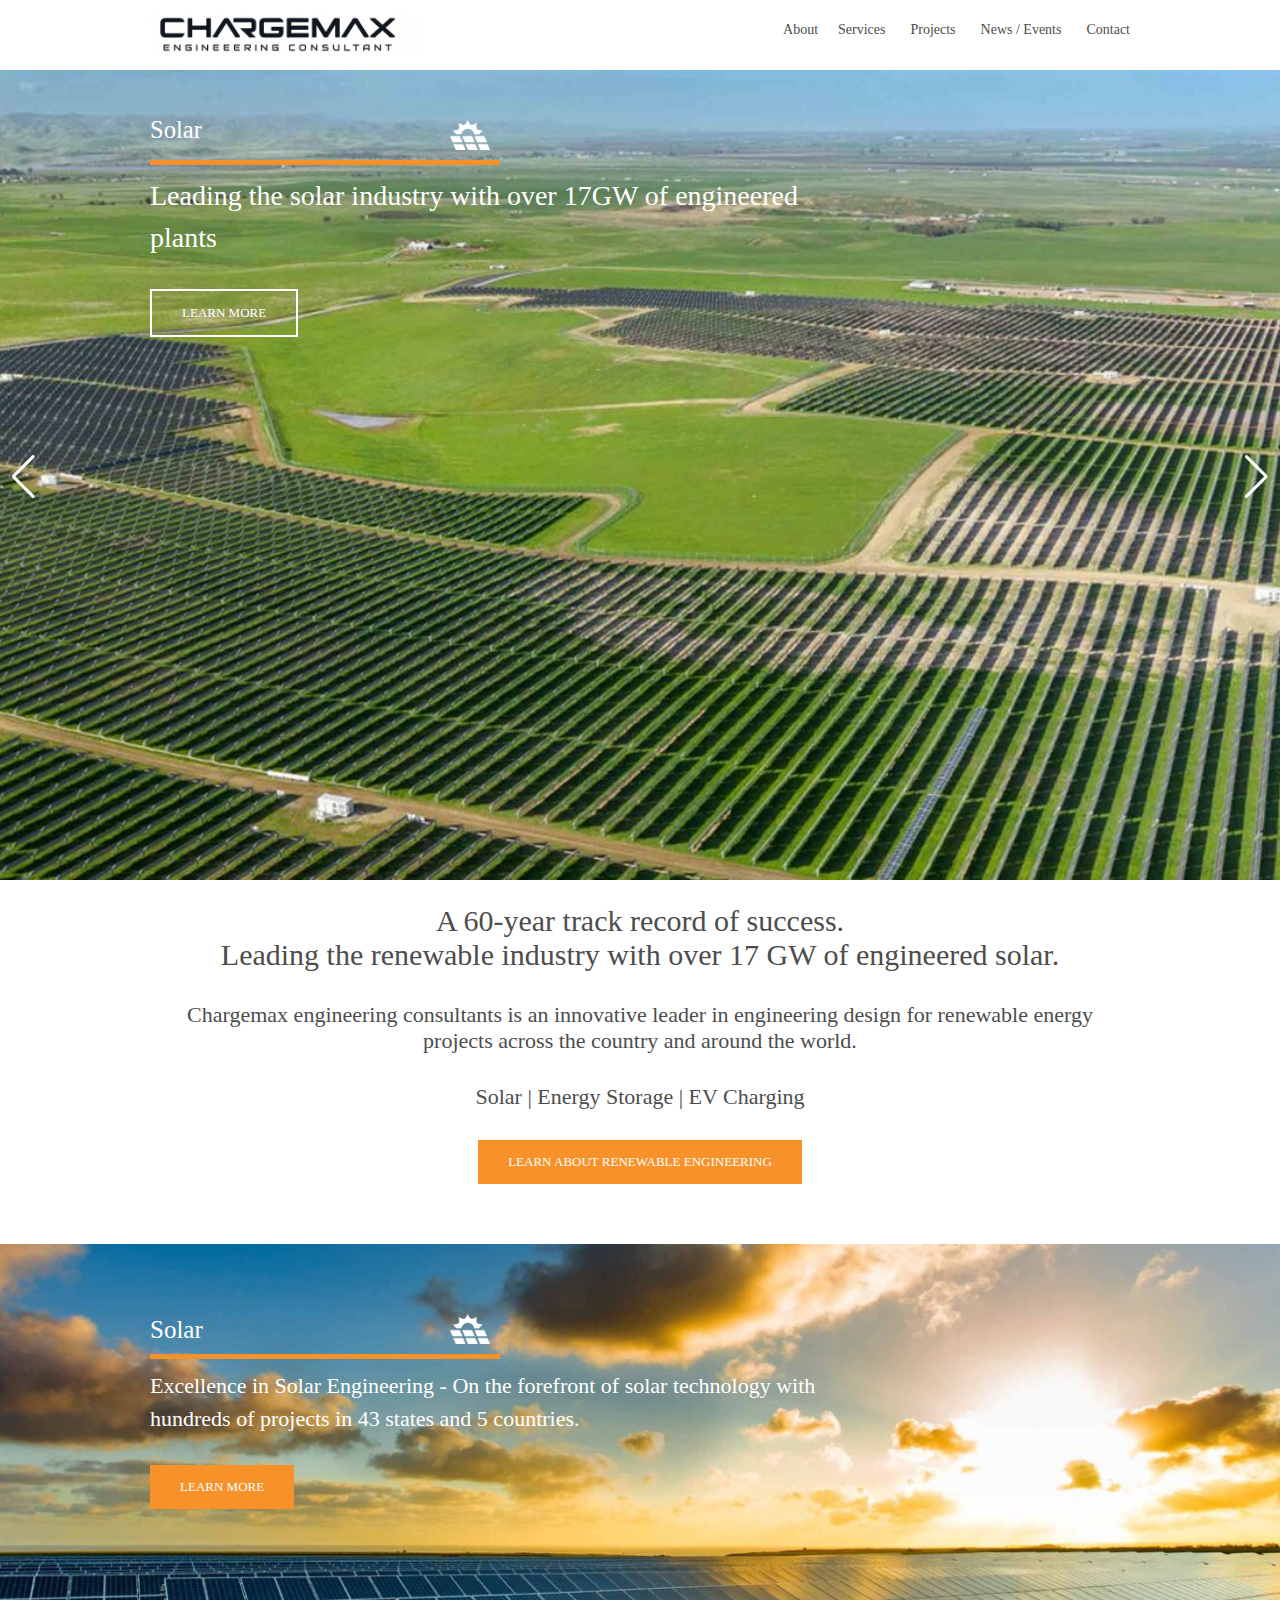
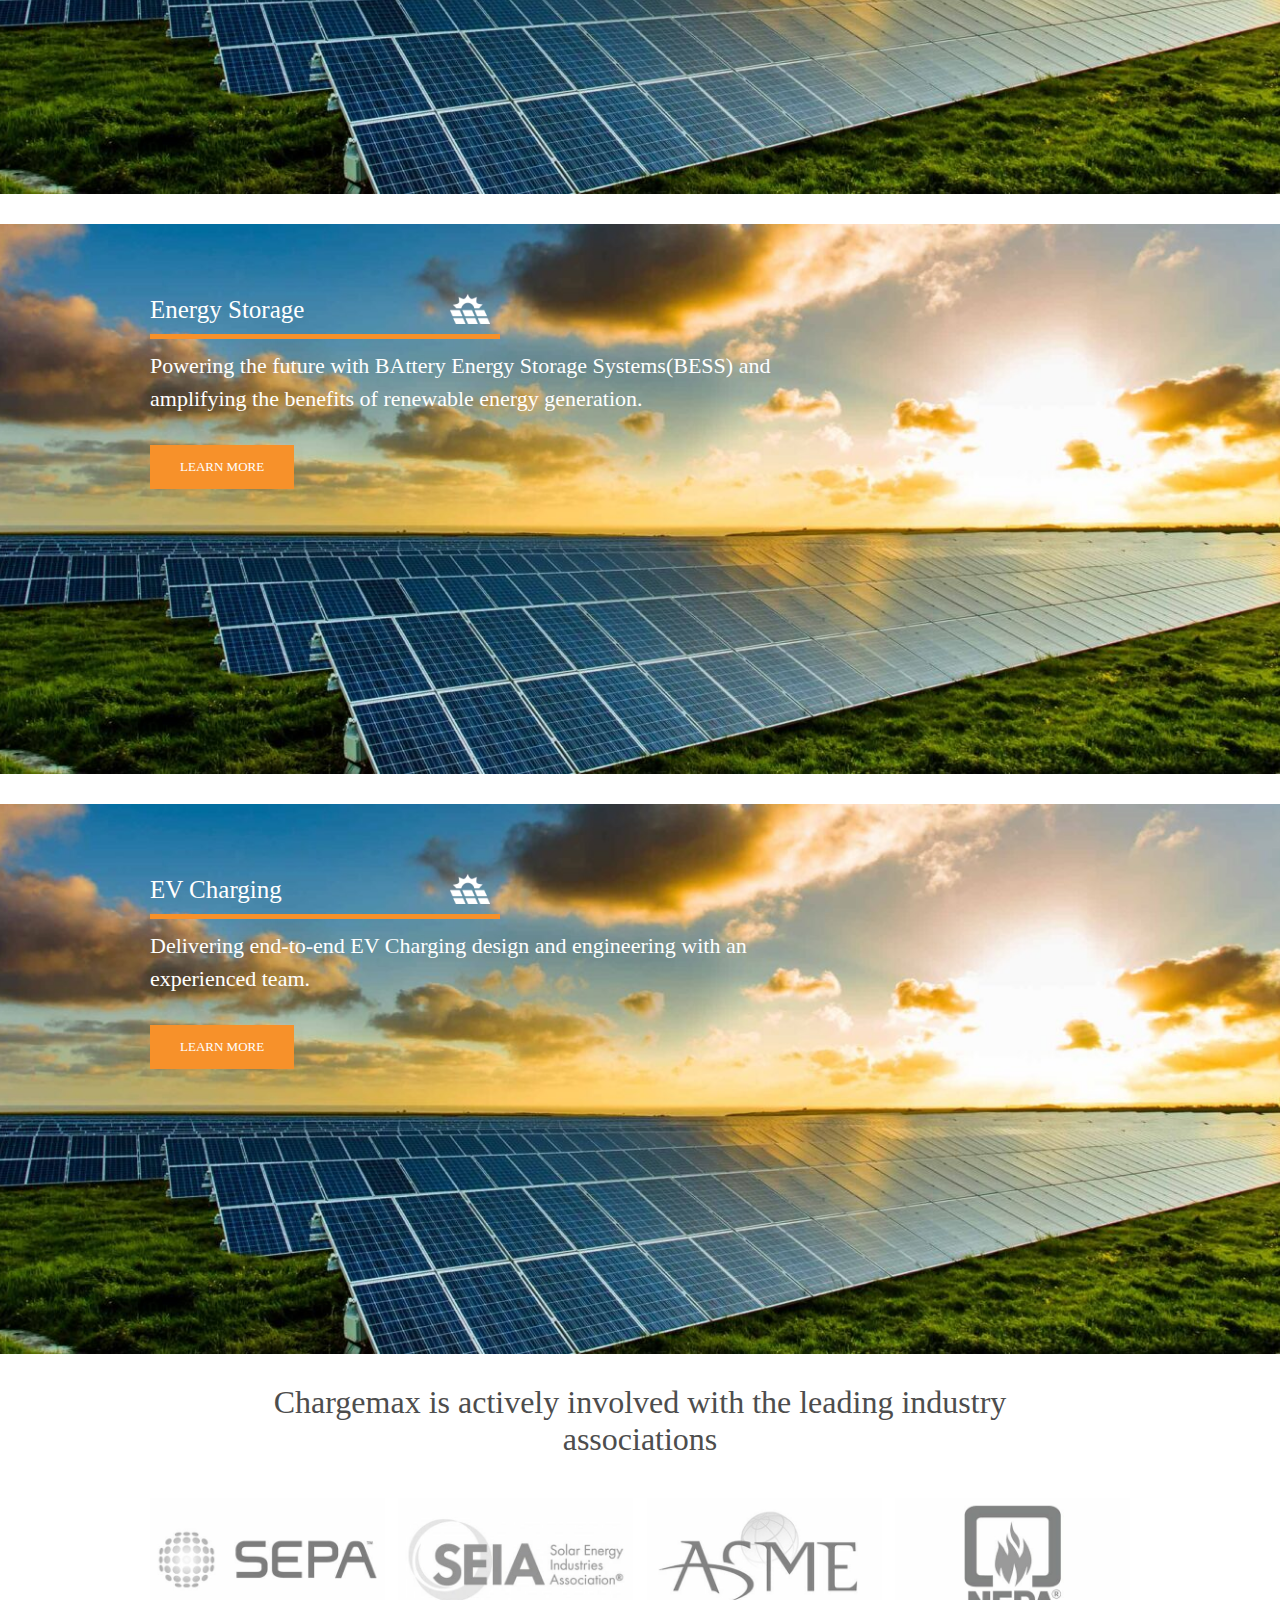
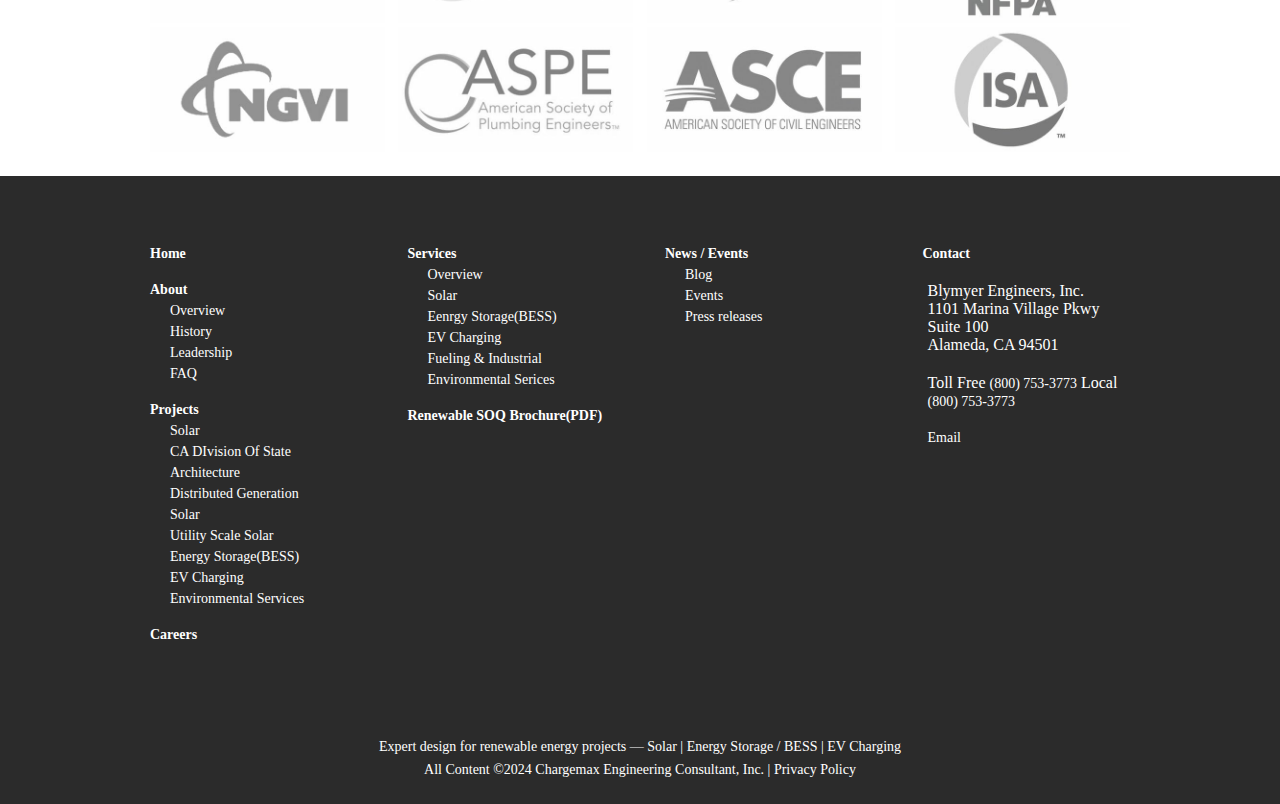
<file: index.html>
<!DOCTYPE html>
<html lang="en">
<head>
    <meta charset="UTF-8">
    <meta name="viewport" content="width=device-width, initial-scale=1.0">
    <title>Chargemax</title>
    <link rel="stylesheet" href="https://cdn.jsdelivr.net/npm/swiper@11/swiper-bundle.min.css" />
    <script src="https://cdn.jsdelivr.net/npm/swiper@11/swiper-bundle.min.js"></script>
    <link rel="stylesheet" href="https://cdnjs.cloudflare.com/ajax/libs/font-awesome/6.0.0-beta3/css/all.min.css" integrity="sha512-Fo3rlrZj/k7ujTnHg4CGR2D7kSs0v4LLanw2qksYuRlEzO+tcaEPQogQ0KaoGN26/zrn20ImR1DfuLWnOo7aBA==" crossorigin="anonymous" referrerpolicy="no-referrer" />
    <link rel="stylesheet" href="assets/css/style.css">
</head>
<body>

    <!-- Responsive Navbar -->

    <header>
        <div class="min-center-div">
            <nav>
                <div class="logo" id="logo">
                    <a href="index.html">
                        <img src="assets/images/Logo.jpg" alt="Website Logo">
                    </a>
                </div>
                <ul class="links">
                    <li>
                        <a href="about.html">About</a>
                    </li>
                    <li>
                        <a href="services.html">Services <i class="fa-solid fa-chevron-down"></i></a>
                        <ul class="dropdown">
                            <li><a href="services.html">Overview</a></li>
                            <li><a href="solar-service.html">Solar</a></li>
                            <li><a href="#">Energy Storage(BESS)</a></li>
                            <li><a href="#">EV Charging</a></li>
                        </ul>
                    </li>
                    <li>
                        <a href="projects-solar.html">Projects <i class="fa-solid fa-chevron-down"></i></a>
                        <ul class="dropdown">
                            <li class="no-link"><a href="projects-solar.html">Solar</a></li>
                            <li class="sub-link"><a href="projects-solar.html">Solar</a></li>
                            <li class="sub-link"><a href="projects-solar.html">Solar</a></li>
                            <li><a href="#">Energy Storage(BESS)</a></li>
                            <li><a href="#">EV Charging</a></li>
                        </ul>
                    </li>
                    <li>
                        <a href="#">News / Events <i class="fa-solid fa-chevron-down"></i></a>
                        <ul class="dropdown">
                            <li><a href="blog-collection.html">Blog</a></li>
                            <li><a href="#">Events</a></li>
                        </ul>
                    </li>
                    <li>
                        <a href="contact.html">Contact</a>
                    </li>
                </ul>
                <div class="hamburger">
                    <button class="hamburger-btn"><i class="fas fa-bars" id="icon"></i></button>
                </div>
            </nav>
            <div class="hamburger-menu">
                <ul>
                    <li>
                        <a href="about.html">About</a>
                    </li>
                    <li class="accordion">
                        <div class="content">
                            <a href="services.html">Services</a>
                            <i class="fa-solid fa-chevron-down"></i>
                        </div>
                        <ul class="accordion-content">
                            <li>
                                <a href="services.html">Overview</a>
                            </li>
                            <li>
                                <a href="solar-service.html">Solar</a>
                            </li>
                            <li>
                                <a href="#">Energy Storage(BESS)</a>
                            </li>
                            <li>
                                <a href="#">EV Charging</a>
                            </li>
                        </ul>
                    </li>
                    <li class="accordion">
                        <div class="content">
                            <a href="projects-solar.html">Projects</a>
                            <i class="fa-solid fa-chevron-down"></i>
                        </div>
                        <ul class="accordion-content">
                            <li>
                                <a href="projects-solar.html">Solar Project 1</a>
                            </li>
                            <li>
                                <a href="projects-solar.html">Solar Project 2</a>
                            </li>
                            <li>
                                <a href="projects-solar.html">Solar Project 3</a>
                            </li>
                            <li>
                                <a href="projects-solar.html">Solar Project 4</a>
                            </li>
                            <li>
                                <a href="#">Energy Storage(BESS)</a>
                            </li>
                            <li>
                                <a href="#">EV Charging</a>
                            </li>
                        </ul>
                    </li>
                    <li class="accordion">
                        <div class="content">
                            <a href="blog-collection.html">News / Events </a>
                            <i class="fa-solid fa-chevron-down"></i>
                        </div>
                        <ul class="accordion-content">
                            <li>
                                <a href="blog-collection.html">News</a>
                            </li>
                            <li>
                                <a href="#">Events</a>
                            </li>
                        </ul>
                    </li>
                    <li>
                        <a href="contact.html">Contact</a>
                    </li>
                </ul>
            </div>
        </div>
    </header>

    <!-- Landing Section -->

    <section class="landing-section">
        <div class="landing-swiper">
            <div class="swiper-wrapper">
                <div class="swiper-slide">
                    <div class="slider-container">
                        <div class="background-image">
                            <img src="assets/images/solar.jpg" alt="">
                        </div>
                        <div class="min-center-div">
                            <div class="slide-content">
                                <div class="heading" style="border-color: #F7912A;">
                                    <p>Solar</p>
                                    <div class="image-container">
                                        <img src="./assets/images/01-solaricon-white.png" alt="">
                                    </div>
                                </div>
                                <h3>Leading the solar industry with over 17GW of engineered plants</h3>
                                <a href="solar-service.html" class="button">Learn More</a>
                            </div>
                        </div>
                    </div>
                </div>
                <div class="swiper-slide">
                    <div class="slider-container">
                        <div class="background-image">
                            <img src="assets/images/solar 2.jpg" alt="">
                        </div>
                        <div class="min-center-div">
                            <div class="slide-content">
                                <div class="heading" style="border-color: #F7912A;">
                                    <p>Solar</p>
                                    <div class="image-container">
                                        <img src="./assets/images/01-solaricon-white.png" alt="">
                                    </div>
                                </div>
                                <h3>Chargemax is powering the future engineering with over 17GW of engineered plants</h3>
                                <a href="solar-service.html" class="button">Learn More</a>
                            </div>
                        </div>
                    </div>
                </div>
                <div class="swiper-slide">
                    <div class="slider-container">
                        <div class="background-image">
                            <img src="assets/images/energy-storage1.jpg" alt="">
                        </div>
                        <div class="min-center-div">
                            <div class="slide-content">
                                <div class="heading" style="border-color: #0f206a;">
                                    <p>Energy Storage</p>
                                    <div class="image-container">
                                        <img src="./assets/images/01-solaricon-white.png" alt="">
                                    </div>
                                </div>
                                <h3>Powering the future with energy storage</h3>
                                <a href="solar-service.html" class="button">Learn More</a>
                            </div>
                        </div>
                    </div>
                </div>
                <div class="swiper-slide">
                    <div class="slider-container">
                        <div class="background-image">
                            <img src="assets/images/energy-storage2.jpg" alt="">
                        </div>
                        <div class="min-center-div">
                            <div class="slide-content">
                                <div class="heading" style="border-color: #0f206a;">
                                    <p>Energy Storage</p>
                                    <div class="image-container">
                                        <img src="./assets/images/01-solaricon-white.png" alt="">
                                    </div>
                                </div>
                                <h3>Powering the future with energy storage</h3>
                                <a href="solar-service.html" class="button">Learn More</a>
                            </div>
                        </div>
                    </div>
                </div>
                <div class="swiper-slide">
                    <div class="slider-container">
                        <div class="background-image">
                            <img src="assets/images/evcharging1.jpg" alt="">
                        </div>
                        <div class="min-center-div">
                            <div class="slide-content">
                                <div class="heading" style="border-color: #75bc22;">
                                    <p>EV Charging</p>
                                    <div class="image-container">
                                        <img src="./assets/images/01-solaricon-white.png" alt="">
                                    </div>
                                </div>
                                <h3>Complete engineering and design services for EV charging stations</h3>
                                <a href="solar-service.html" class="button">Learn More</a>
                            </div>
                        </div>
                    </div>
                </div>
            </div>
            <div class="swiper-button-prev"></div>
            <div class="swiper-button-next"></div>
        </div>

        <div class="content-wrapper">
            <h1>A 60-year track record of success. </br> Leading the renewable industry with over 17 GW of engineered solar.</h1>
            <p>Chargemax engineering consultants is an innovative leader in engineering design for renewable energy projects across the country and around the world.</p>
            <p>Solar | Energy Storage | EV Charging</p>
            <a href="services.html" class="button">Learn about renewable engineering</a>
        </div>
    </section>

    <section class="image-with-text">
        <div class="center-div">
            <div class="background-image">
                <img src="assets/images/solar3.jpg" alt="">
            </div>
            <div class="content-wrapper">
                <div class="heading" style="border-color: #F7912A;">
                    <p>Solar</p>
                    <div class="image-container">
                        <img src="./assets/images/01-solaricon-white.png" alt="">
                    </div>
                </div>
                <h3>Excellence in Solar Engineering - On the forefront of solar technology with hundreds of projects in 43 states and 5 countries.</h3>
                <a href="solar-service.html" class="button">Learn More</a>
            </div>
        </div>
    </section>

    <section class="image-with-text">
        <div class="center-div">
            <div class="background-image">
                <img src="assets/images/solar3.jpg" alt="">
            </div>
            <div class="content-wrapper">
                <div class="heading" style="border-color: #F7912A;">
                    <p>Energy Storage</p>
                    <div class="image-container">
                        <img src="./assets/images/01-solaricon-white.png" alt="">
                    </div>
                </div>
                <h3>Powering the future with BAttery Energy Storage Systems(BESS) and amplifying the benefits of renewable energy generation.</h3>
                <a href="solar-service.html" class="button">Learn More</a>
            </div>
        </div>
    </section>

    <section class="image-with-text">
        <div class="center-div">
            <div class="background-image">
                <img src="assets/images/solar3.jpg" alt="">
            </div>
            <div class="content-wrapper">
                <div class="heading" style="border-color: #F7912A;">
                    <p>EV Charging</p>
                    <div class="image-container">
                        <img src="./assets/images/01-solaricon-white.png" alt="">
                    </div>
                </div>
                <h3>Delivering end-to-end EV Charging design and engineering with an experienced team.</h3>
                <a href="solar-service.html" class="button">Learn More</a>
            </div>
        </div>
    </section>

    <section class="supports">
        <div class="min-center-div">
            <div class="content-wrapper">
                <h2>Chargemax is actively involved with the leading industry associations</h2>
                <div class="logos-wrapper">
                    <div class="logo-container">
                        <img src="assets/images/logo1.jpg" alt="Company Logo">
                    </div>
                    <div class="logo-container">
                        <img src="assets/images/logo2.jpg" alt="Company Logo">
                    </div>
                    <div class="logo-container">
                        <img src="assets/images/logo3.jpg" alt="Company Logo">
                    </div>
                    <div class="logo-container">
                        <img src="assets/images/logo4.jpg" alt="Company Logo">
                    </div>
                    <div class="logo-container">
                        <img src="assets/images/logo5.jpg" alt="Company Logo">
                    </div>
                    <div class="logo-container">
                        <img src="assets/images/logo6.jpg" alt="Company Logo">
                    </div>
                    <div class="logo-container">
                        <img src="assets/images/logo7.jpg" alt="Company Logo">
                    </div>
                    <div class="logo-container">
                        <img src="assets/images/logo8.jpg" alt="Company Logo">
                    </div>
                </div>
            </div>
        </div>
    </section>

    <!-- Footer  -->

    <footer>
        <div class="footer-wrapper">
            <ul class="main-menu">
                <li>
                    <a href="index.html">Home</a>
                </li>
                <li>
                    <a href="about.html">About</a>
                    <ul class="submenu">
                        <li>
                            <a href="about.html#storyAbout">Overview</a>
                        </li>
                        <li>
                            <a href="about.html#historyAbout">History</a>
                        </li>
                        <li>
                            <a href="about.html#teamAbout">Leadership</a>
                        </li>
                        <li>
                            <a href="about.html#faqAbout">FAQ</a>
                        </li>
                    </ul>
                </li>
                <li>
                    <a href="projects-solar.html">Projects</a>
                    <ul class="submenu">
                        <li>
                            <a href="projects-solar.html">Solar</a>
                        </li>
                        <li>
                            <a href="projects-solar.html#">CA DIvision Of State</a>
                        </li>
                        <li>
                            <a href="projects-solar.html#">Architecture</a>
                        </li>
                        <li>
                            <a href="projects-solar.html#">Distributed Generation</a>
                        </li>
                        <li>
                            <a href="projects-solar.html#">Solar</a>
                        </li>
                        <li>
                            <a href="projects-solar.html#">Utility Scale Solar</a>
                        </li>
                        <li>
                            <a href="projects-solar.html#">Energy Storage(BESS)</a>
                        </li>
                        <li>
                            <a href="projects-solar.html#">EV Charging</a>
                        </li>
                        <li>
                            <a href="projects-solar.html#">Environmental Services</a>
                        </li>
                    </ul>
                </li>
                <li>
                    <a href="#">Careers</a>
                </li>
            </ul>

            <ul class="main-menu">
                <li>
                    <a href="services.html">Services</a>
                    <ul class="submenu">
                        <li>
                            <a href="services.html">Overview</a>
                        </li>
                        <li>
                            <a href="solar-service.html">Solar</a>
                        </li>
                        <li>
                            <a href="services.html">Eenrgy Storage(BESS)</a>
                        </li>
                        <li>
                            <a href="services.html">EV Charging</a>
                        </li>
                        <li>
                            <a href="services.html">Fueling & Industrial</a>
                        </li>
                        <li>
                            <a href="services.html">Environmental Serices</a>
                        </li>
                    </ul>
                </li>
                <li>
                    <a href="#">Renewable SOQ Brochure(PDF)</a>
                </li>
            </ul>

            <ul class="main-menu">
                <li>
                    <a href="#">News / Events</a>
                    <ul class="submenu">
                        <li>
                            <a href="blog-collection.html">Blog</a>
                        </li>
                        <li>
                            <a href="#">Events</a>
                        </li>
                        <li>
                            <a href="#">Press releases</a>
                        </li>
                    </ul>
                </li>
            </ul>

            <ul class="main-menu">
                <li>
                    <a href="contact.html">Contact</a>
                </li>
                <li class="icon-with-text">
                    <i class="fa-solid fa-location-dot"></i>
                    <p>Blymyer Engineers, Inc. </br>
                        1101 Marina Village Pkwy </br>
                        Suite 100 </br>
                        Alameda, CA 94501
                    </p>
                </li>
                <li class="icon-with-text">
                    <i class="fa-solid fa-mobile-screen-button"></i>
                    <p>Toll Free <a href="#">(800) 753-3773</a>
                        Local <a href="#">(800) 753-3773</a>
                    </p>
                </li>
                <li class="icon-with-text">
                    <i class="fa-solid fa-envelope"></i>
                    <a href="#">Email</a>
                </li>
            </ul>
        </div>
        <div class="credentials">
            <p>Expert design for renewable energy projects — Solar | Energy Storage / BESS | EV Charging</p>
            <p>All Content ©2024 Chargemax Engineering Consultant, Inc. | <a href="#">Privacy Policy</a></p>
        </div>
    </footer>

    <script src="assets/javascript/javascript.js"></script>
    <script src="assets/javascript/index.js"></script>
</body>
</html>
</file>
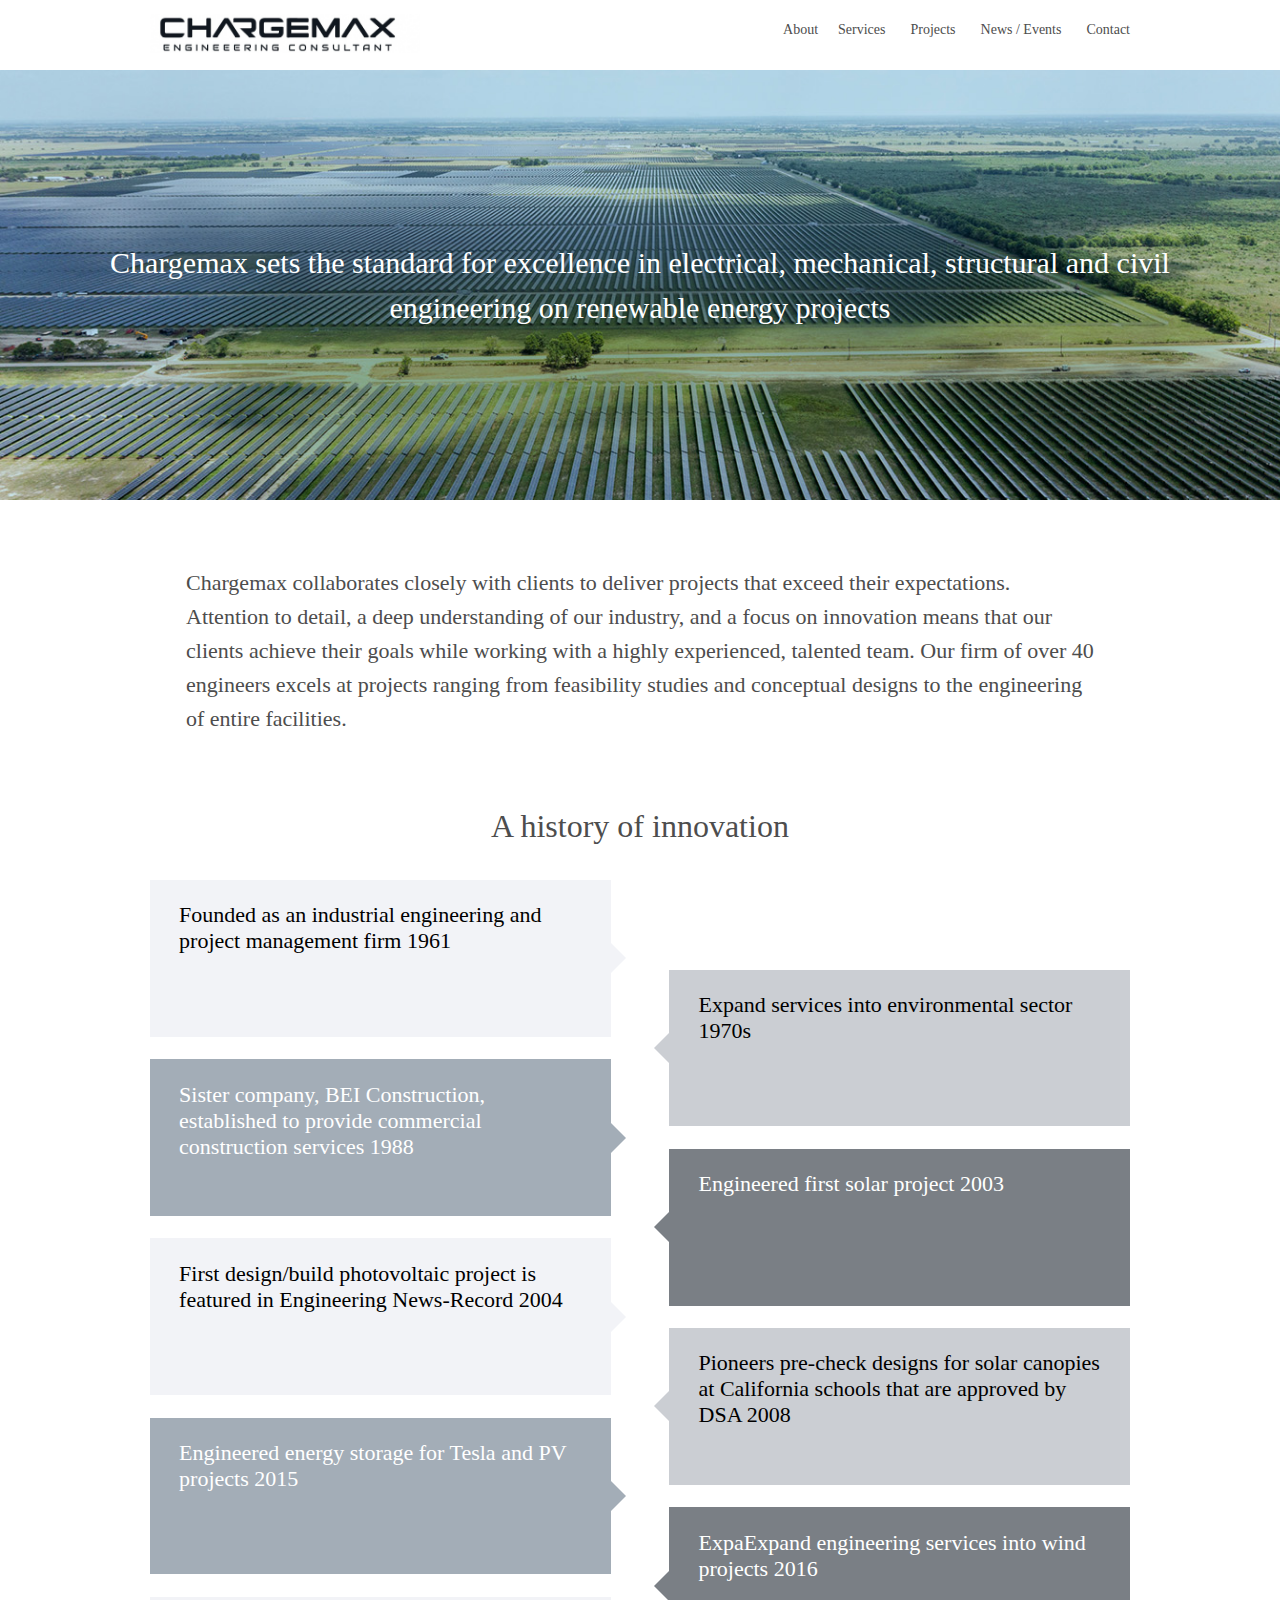
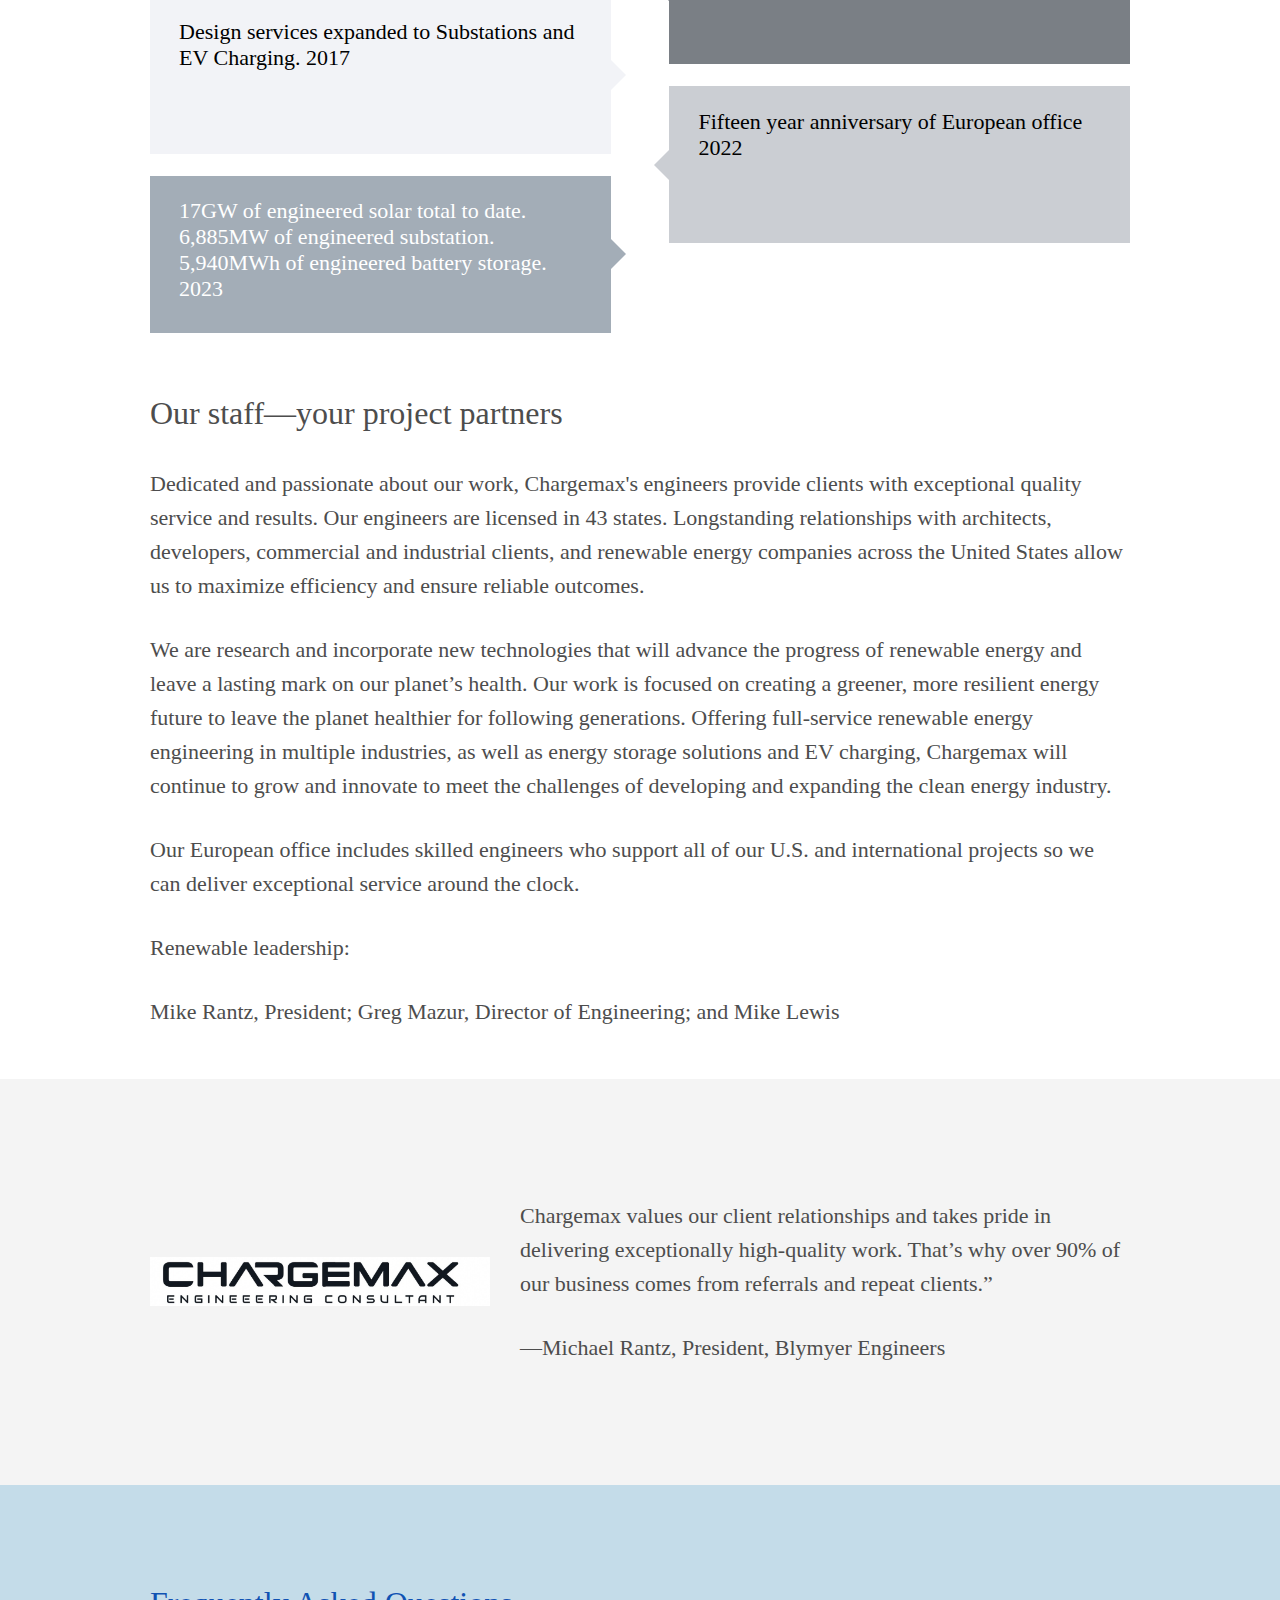
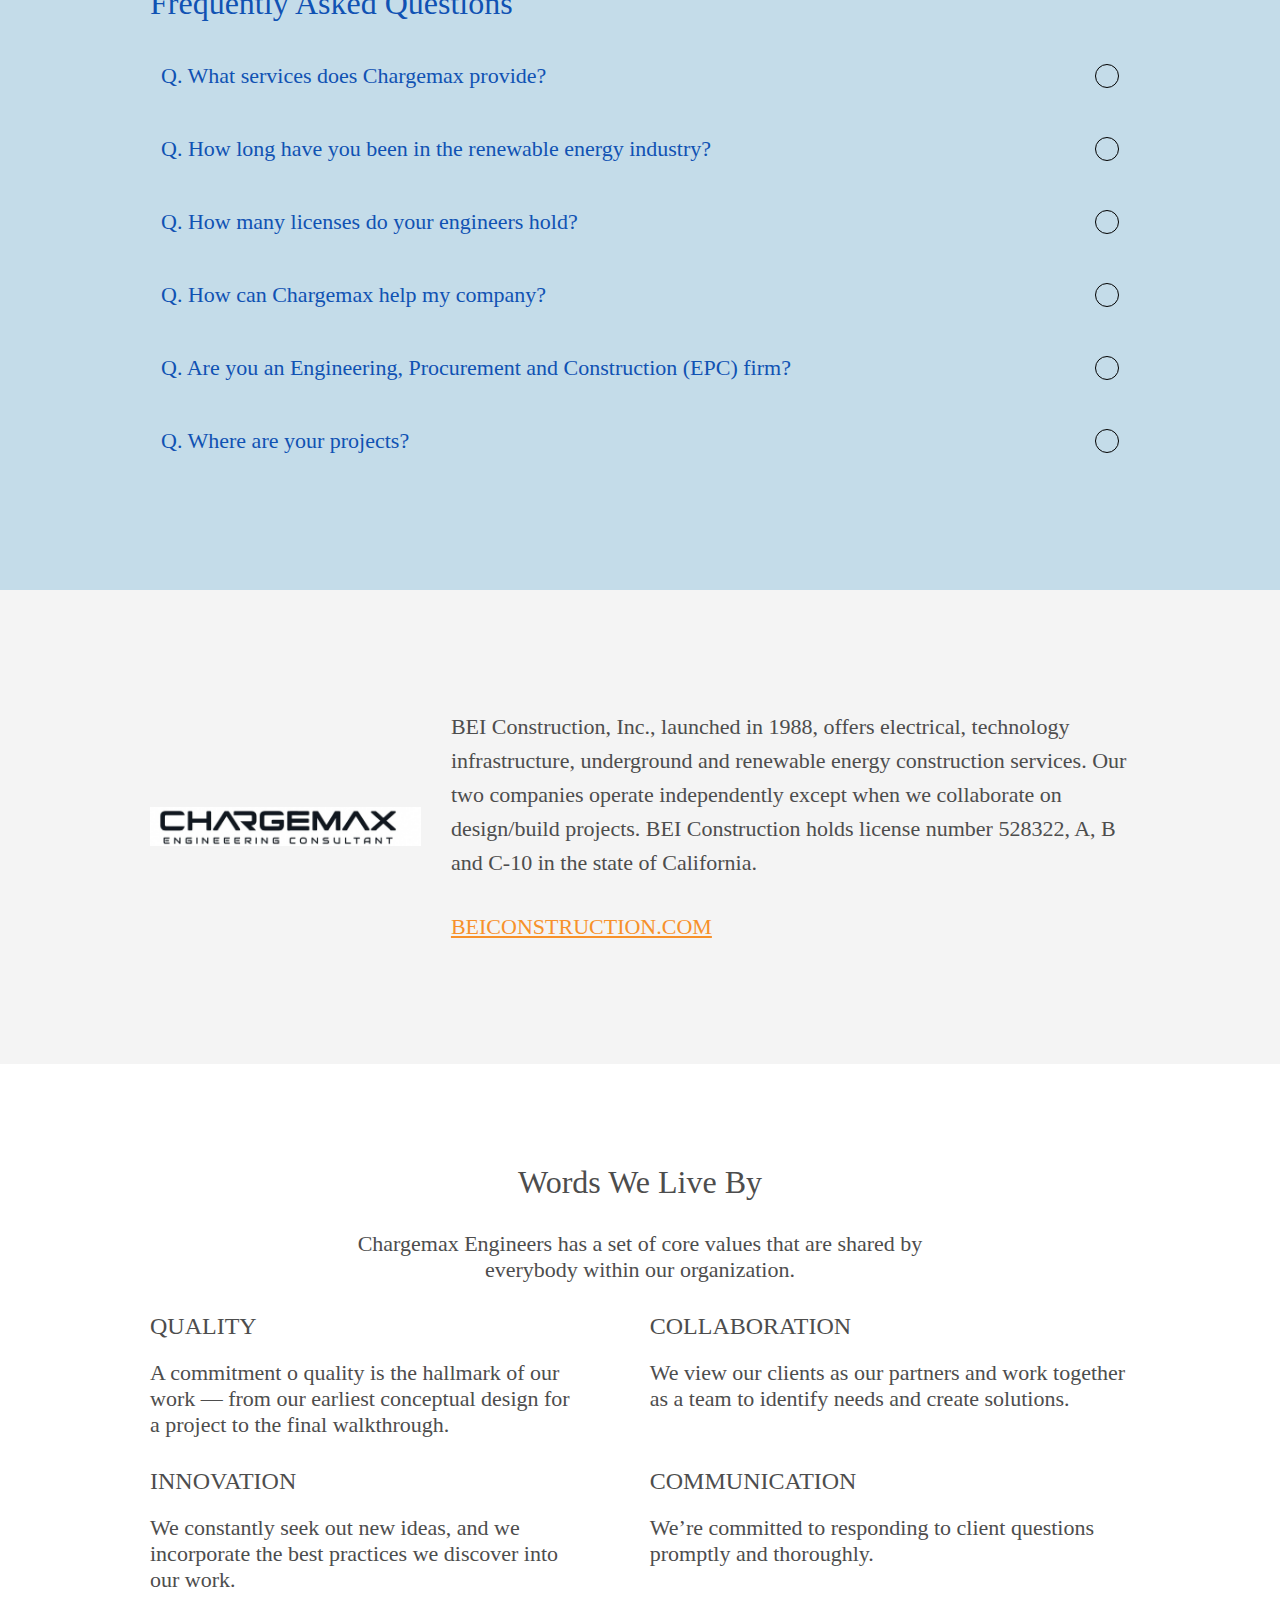
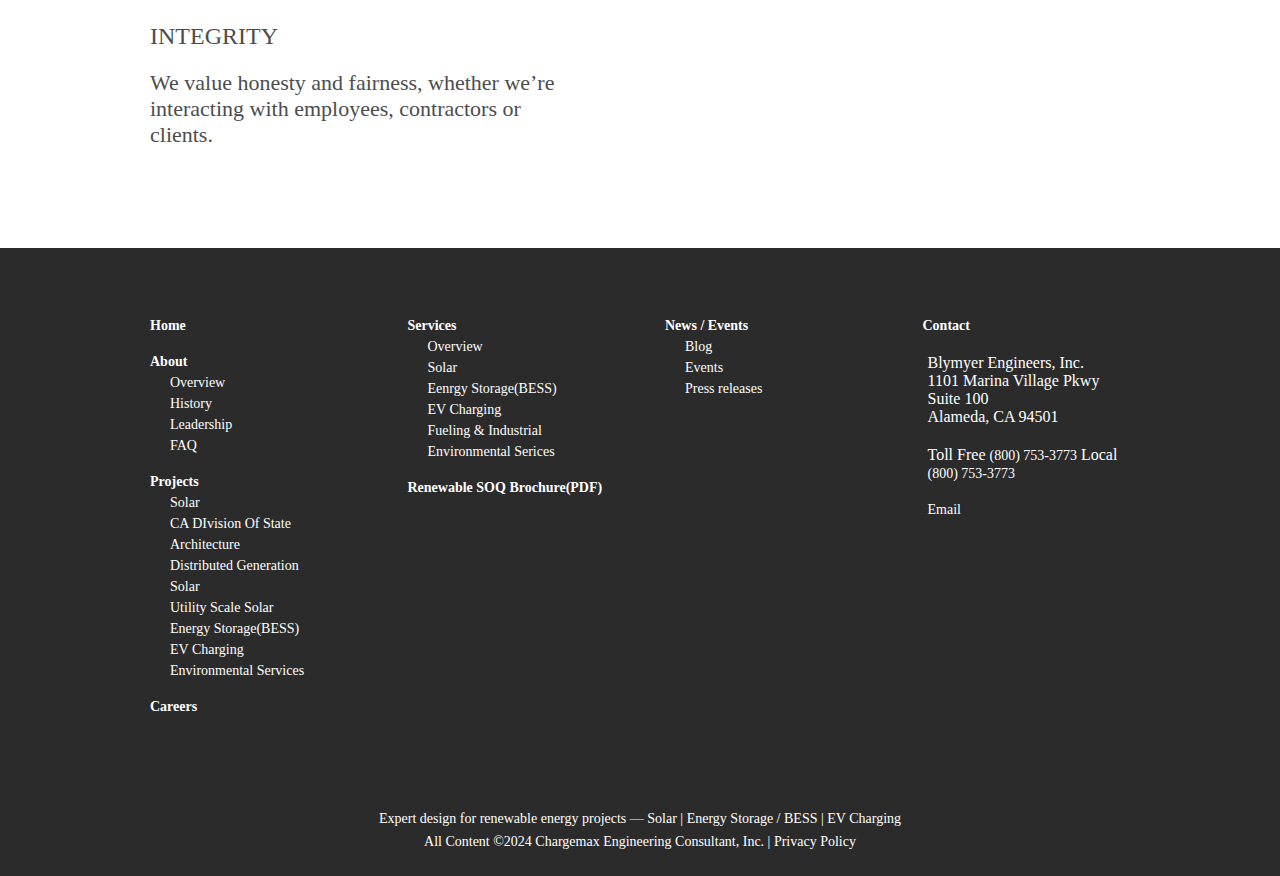
<file: about.html>
<!DOCTYPE html>
<html lang="en">
<head>
    <meta charset="UTF-8">
    <meta name="viewport" content="width=device-width, initial-scale=1.0">
    <title>Chargemax</title>
    <link rel="stylesheet" href="https://cdn.jsdelivr.net/npm/swiper@11/swiper-bundle.min.css" />
    <script src="https://cdn.jsdelivr.net/npm/swiper@11/swiper-bundle.min.js"></script>
    <link rel="stylesheet" href="https://cdnjs.cloudflare.com/ajax/libs/font-awesome/6.0.0-beta3/css/all.min.css" integrity="sha512-Fo3rlrZj/k7ujTnHg4CGR2D7kSs0v4LLanw2qksYuRlEzO+tcaEPQogQ0KaoGN26/zrn20ImR1DfuLWnOo7aBA==" crossorigin="anonymous" referrerpolicy="no-referrer" />
    <link rel="stylesheet" href="assets/css/style.css">
</head>
<body>

    <!-- Responsive Navbar -->

    <header>
        <div class="min-center-div">
            <nav>
                <div class="logo" id="logo">
                    <a href="index.html">
                        <img src="assets/images/Logo.jpg" alt="Website Logo">
                    </a>
                </div>
                <ul class="links">
                    <li>
                        <a href="about.html">About</a>
                    </li>
                    <li>
                        <a href="services.html">Services <i class="fa-solid fa-chevron-down"></i></a>
                        <ul class="dropdown">
                            <li><a href="services.html">Overview</a></li>
                            <li><a href="solar-service.html">Solar</a></li>
                            <li><a href="#">Energy Storage(BESS)</a></li>
                            <li><a href="#">EV Charging</a></li>
                        </ul>
                    </li>
                    <li>
                        <a href="projects-solar.html">Projects <i class="fa-solid fa-chevron-down"></i></a>
                        <ul class="dropdown">
                            <li class="no-link"><a href="projects-solar.html">Solar</a></li>
                            <li class="sub-link"><a href="projects-solar.html">Solar</a></li>
                            <li class="sub-link"><a href="projects-solar.html">Solar</a></li>
                            <li><a href="#">Energy Storage(BESS)</a></li>
                            <li><a href="#">EV Charging</a></li>
                        </ul>
                    </li>
                    <li>
                        <a href="#">News / Events <i class="fa-solid fa-chevron-down"></i></a>
                        <ul class="dropdown">
                            <li><a href="blog-collection.html">Blog</a></li>
                            <li><a href="#">Events</a></li>
                        </ul>
                    </li>
                    <li>
                        <a href="contact.html">Contact</a>
                    </li>
                </ul>
                <div class="hamburger">
                    <button class="hamburger-btn"><i class="fas fa-bars" id="icon"></i></button>
                </div>
            </nav>
            <div class="hamburger-menu">
                <ul>
                    <li>
                        <a href="about.html">About</a>
                    </li>
                    <li class="accordion">
                        <div class="content">
                            <a href="services.html">Services</a>
                            <i class="fa-solid fa-chevron-down"></i>
                        </div>
                        <ul class="accordion-content">
                            <li>
                                <a href="services.html">Overview</a>
                            </li>
                            <li>
                                <a href="solar-service.html">Solar</a>
                            </li>
                            <li>
                                <a href="#">Energy Storage(BESS)</a>
                            </li>
                            <li>
                                <a href="#">EV Charging</a>
                            </li>
                        </ul>
                    </li>
                    <li class="accordion">
                        <div class="content">
                            <a href="projects-solar.html">Projects</a>
                            <i class="fa-solid fa-chevron-down"></i>
                        </div>
                        <ul class="accordion-content">
                            <li>
                                <a href="projects-solar.html">Solar Project 1</a>
                            </li>
                            <li>
                                <a href="projects-solar.html">Solar Project 2</a>
                            </li>
                            <li>
                                <a href="projects-solar.html">Solar Project 3</a>
                            </li>
                            <li>
                                <a href="projects-solar.html">Solar Project 4</a>
                            </li>
                            <li>
                                <a href="#">Energy Storage(BESS)</a>
                            </li>
                            <li>
                                <a href="#">EV Charging</a>
                            </li>
                        </ul>
                    </li>
                    <li class="accordion">
                        <div class="content">
                            <a href="blog-collection.html">News / Events </a>
                            <i class="fa-solid fa-chevron-down"></i>
                        </div>
                        <ul class="accordion-content">
                            <li>
                                <a href="blog-collection.html">News</a>
                            </li>
                            <li>
                                <a href="#">Events</a>
                            </li>
                        </ul>
                    </li>
                    <li>
                        <a href="contact.html">Contact</a>
                    </li>
                </ul>
            </div>
        </div>
    </header>

    <section class="hero-image-with-text" id="storyAbout">
        <div class="content-wrapper">
            <div class="hero-section">
                <h1>Chargemax sets the standard for excellence in electrical, mechanical, structural and civil engineering on renewable energy projects</h1>
            </div>
            <div class="text-wrapper">
                <p>Chargemax collaborates closely with clients to deliver projects that exceed their expectations. Attention to detail, a deep understanding of our industry, and a focus on innovation means that our clients achieve their goals while working with a highly experienced, talented team. Our firm of over 40 engineers excels at projects ranging from feasibility studies and conceptual designs to the engineering of entire facilities.</p>
            </div>
        </div>
    </section>

    <section class="story" id="historyStory">
        <div class="content-wrapper">
            <h2>A history of innovation</h2>

            <div class="text-bubbles">
                <div class="text-bubble">
                    <p>
                        Founded as an industrial engineering and project management firm 1961
                    </p>
                </div>
                <div class="text-bubble">
                    <p>
                        Expand services into environmental sector 1970s
                    </p>
                </div>
                <div class="text-bubble">
                    <p>
                        Sister company, BEI Construction, established to provide commercial construction services 1988
                    </p>
                </div>
                <div class="text-bubble">
                    <p>
                        Engineered first solar project 2003
                    </p>
                </div>
                <div class="text-bubble">
                    <p>
                        First design/build photovoltaic project is featured in Engineering News-Record 2004
                    </p>
                </div>
                <div class="text-bubble">
                    <p>
                        Pioneers pre-check designs for solar canopies at California schools that are approved by DSA 2008
                    </p>
                </div>
                <div class="text-bubble">
                    <p>
                        Engineered energy storage for Tesla and PV projects 2015
                    </p>
                </div>
                <div class="text-bubble">
                    <p>
                        ExpaExpand engineering services into wind projects 2016
                    </p>
                </div>
                <div class="text-bubble">
                    <p>
                        Design services expanded to Substations and EV Charging. 2017
                    </p>
                </div>
                <div class="text-bubble">
                    <p>
                        Fifteen year anniversary of European office 2022
                    </p>
                </div>
                <div class="text-bubble">
                    <p>
                        17GW of engineered solar total to date. 6,885MW of engineered substation. 5,940MWh of engineered battery storage. 2023
                    </p>
                </div>
            </div>
        </div>
    </section>

    <section class="staff" id="teamAbout">
        <div class="content-wrapper">
            <h2>Our staff—your project partners</h2>
            <p>Dedicated and passionate about our work, Chargemax's engineers provide clients with exceptional quality service and results. Our engineers are licensed in 43 states. Longstanding relationships with architects, developers, commercial and industrial clients, and renewable energy companies across the United States allow us to maximize efficiency and ensure reliable outcomes.</p>
            <p>We are research and incorporate new technologies that will advance the progress of renewable energy and leave a lasting mark on our planet’s health. Our work is focused on creating a greener, more resilient energy future to leave the planet healthier for following generations. Offering full-service renewable energy engineering in multiple industries, as well as energy storage solutions and EV charging, Chargemax will continue to grow and innovate to meet the challenges of developing and expanding the clean energy industry.</p>
            <p>Our European office includes skilled engineers who support all of our U.S. and international projects so we can deliver exceptional service around the clock.</p>
            <p>Renewable leadership:</p>
            <p>Mike Rantz, President; Greg Mazur, Director of Engineering; and Mike Lewis</p>
        </div>
    </section>

    <section class="achievement">
        <div class="center-div">
            <div class="content-wrapper">
                <div class="img-wrapper">
                    <img src="assets/images/Logo.jpg" alt="Company Logo">
                </div>
                <div class="text-wrapper">
                    <p>Chargemax values our client relationships and takes pride in delivering exceptionally high-quality work. That’s why over 90% of our business comes from referrals and repeat clients.”</p>
                    <p>—Michael Rantz, President, Blymyer Engineers</p>
                </div>
            </div>
        </div>
    </section>

    <section class="faq" id="faqAbout">
        <div class="center-div">
            <div class="content-wrapper">
                <h2>Frequently Asked Questions</h2>
                <div class="accordian-wrapper">
                    <div class="faq-accordian">
                        <div class="content">
                            <p>Q. What services does Chargemax provide?</p>
                            <i class="fa-solid fa-plus"></i>
                            <i class="fa-solid fa-minus"></i>
                        </div>
                        <div class="faq-accordian-content">
                            <p>
                                A. Chargemax is a full-service engineering firm focused on the renewable energy industry. Our services include energy modeling and analysis, conceptual design, structural engineering, electrical engineering, mechanical engineering, civil engineering, detailed design, cost estimates, permitting, construction administration, construction assistance and project management.
                            </p>
                        </div>
                    </div>
                    <div class="faq-accordian">
                        <div class="content">
                            <p>Q. How long have you been in the renewable energy industry?</p>
                            <i class="fa-solid fa-plus"></i>
                            <i class="fa-solid fa-minus"></i>
                        </div>
                        <div class="faq-accordian-content">
                            <p>
                                A.  We completed our first solar project in 2003, and have been growing and innovating with the industry since then, expanding into wind power, energy storage, substations, and EV charging.
                            </p>
                        </div>
                    </div>
                    <div class="faq-accordian">
                        <div class="content">
                            <p>Q. How many licenses do your engineers hold?</p>
                            <i class="fa-solid fa-plus"></i>
                            <i class="fa-solid fa-minus"></i>
                        </div>
                        <div class="faq-accordian-content">
                            <p>
                                A. Our engineers hold licenses in 43 states.
                            </p>
                        </div>
                    </div>
                    <div class="faq-accordian">
                        <div class="content">
                            <p>Q. How can Chargemax help my company?</p>
                            <i class="fa-solid fa-plus"></i>
                            <i class="fa-solid fa-minus"></i>
                        </div>
                        <div class="faq-accordian-content">
                            <p>
                                A.  Our role as a consulting engineer is to assist our clients with solutions throughout the design process. We can handle the entire design process or step in at any point along the way to provide expert assistance.
                            </p>
                        </div>
                    </div>
                    <div class="faq-accordian">
                        <div class="content">
                            <p>Q. Are you an Engineering, Procurement and Construction (EPC) firm?</p>
                            <i class="fa-solid fa-plus"></i>
                            <i class="fa-solid fa-minus"></i>
                        </div>
                        <div class="faq-accordian-content">
                            <p>
                                A. No, Chargemax is not an EPC, we are a design consultant company. We generally analyze the requirements of the project and then partner with, or refer to, an established EPC firm. Since 2003 we have been designing renewable energy projects and have developed trusted relationships with a network of providers.
                            </p>
                        </div>
                    </div>
                    <div class="faq-accordian">
                        <div class="content">
                            <p>Q. Where are your projects?</p>
                            <i class="fa-solid fa-plus"></i>
                            <i class="fa-solid fa-minus"></i>
                        </div>
                        <div class="faq-accordian-content">
                            <p>
                                A.  We have projects across the United States and around the world, and are familiar with and sensitive to the requirements of different terrains, climates, and jurisdictions.
                            </p>
                        </div>
                    </div>
                </div>
            </div>
        </div>
    </section>

    <section class="achievement">
        <div class="center-div">
            <div class="content-wrapper">
                <div class="img-wrapper">
                    <img src="assets/images/Logo.jpg" alt="Company Logo">
                </div>
                <div class="text-wrapper">
                    <p>BEI Construction, Inc., launched  in 1988, offers electrical, technology infrastructure, underground and renewable energy construction services. Our two companies operate independently except when we collaborate on design/build projects. BEI Construction holds license number 528322, A, B and C-10 in the state of California.</p>
                    <a href="#">BEICONSTRUCTION.COM</a>
                </div>
            </div>
        </div>
    </section>

    <section class="quotes">
        <div class="center-div">
            <div class="content-wrapper">
                <h2>Words We Live By</h2>
                <span>Chargemax Engineers has a set of core values that are shared by everybody within our organization.</span>
                <div class="text-wrapper">
                    <div class="quote-wrapper">
                        <h3>Quality</h3>
                        <p>A commitment o quality is the hallmark of our work — from our earliest conceptual design for a project to the final walkthrough.</p>
                    </div>
                    <div class="quote-wrapper">
                        <h3>Collaboration</h3>
                        <p>We view our clients as our partners and work together as a team to identify needs and create solutions.</p>
                    </div>
                    <div class="quote-wrapper">
                        <h3>Innovation</h3>
                        <p>We constantly seek out new ideas, and we incorporate the best practices we discover into our work.</p>
                    </div>
                    <div class="quote-wrapper">
                        <h3>Communication</h3>
                        <p>We’re committed to responding to client questions promptly and thoroughly.</p>
                    </div>
                    <div class="quote-wrapper">
                        <h3>Integrity</h3>
                        <p>We value honesty and fairness, whether we’re interacting with employees, contractors or clients.</p>
                    </div>
                </div>
                
            </div>
        </div>
    </section>

    <!-- Footer  -->

    <footer>
        <div class="footer-wrapper">
            <ul class="main-menu">
                <li>
                    <a href="index.html">Home</a>
                </li>
                <li>
                    <a href="about.html">About</a>
                    <ul class="submenu">
                        <li>
                            <a href="about.html#storyAbout">Overview</a>
                        </li>
                        <li>
                            <a href="about.html#historyAbout">History</a>
                        </li>
                        <li>
                            <a href="about.html#teamAbout">Leadership</a>
                        </li>
                        <li>
                            <a href="about.html#faqAbout">FAQ</a>
                        </li>
                    </ul>
                </li>
                <li>
                    <a href="projects-solar.html">Projects</a>
                    <ul class="submenu">
                        <li>
                            <a href="projects-solar.html">Solar</a>
                        </li>
                        <li>
                            <a href="projects-solar.html#">CA DIvision Of State</a>
                        </li>
                        <li>
                            <a href="projects-solar.html#">Architecture</a>
                        </li>
                        <li>
                            <a href="projects-solar.html#">Distributed Generation</a>
                        </li>
                        <li>
                            <a href="projects-solar.html#">Solar</a>
                        </li>
                        <li>
                            <a href="projects-solar.html#">Utility Scale Solar</a>
                        </li>
                        <li>
                            <a href="projects-solar.html#">Energy Storage(BESS)</a>
                        </li>
                        <li>
                            <a href="projects-solar.html#">EV Charging</a>
                        </li>
                        <li>
                            <a href="projects-solar.html#">Environmental Services</a>
                        </li>
                    </ul>
                </li>
                <li>
                    <a href="#">Careers</a>
                </li>
            </ul>

            <ul class="main-menu">
                <li>
                    <a href="services.html">Services</a>
                    <ul class="submenu">
                        <li>
                            <a href="services.html">Overview</a>
                        </li>
                        <li>
                            <a href="solar-service.html">Solar</a>
                        </li>
                        <li>
                            <a href="services.html">Eenrgy Storage(BESS)</a>
                        </li>
                        <li>
                            <a href="services.html">EV Charging</a>
                        </li>
                        <li>
                            <a href="services.html">Fueling & Industrial</a>
                        </li>
                        <li>
                            <a href="services.html">Environmental Serices</a>
                        </li>
                    </ul>
                </li>
                <li>
                    <a href="#">Renewable SOQ Brochure(PDF)</a>
                </li>
            </ul>

            <ul class="main-menu">
                <li>
                    <a href="#">News / Events</a>
                    <ul class="submenu">
                        <li>
                            <a href="blog-collection.html">Blog</a>
                        </li>
                        <li>
                            <a href="#">Events</a>
                        </li>
                        <li>
                            <a href="#">Press releases</a>
                        </li>
                    </ul>
                </li>
            </ul>

            <ul class="main-menu">
                <li>
                    <a href="contact.html">Contact</a>
                </li>
                <li class="icon-with-text">
                    <i class="fa-solid fa-location-dot"></i>
                    <p>Blymyer Engineers, Inc. </br>
                        1101 Marina Village Pkwy </br>
                        Suite 100 </br>
                        Alameda, CA 94501
                    </p>
                </li>
                <li class="icon-with-text">
                    <i class="fa-solid fa-mobile-screen-button"></i>
                    <p>Toll Free <a href="#">(800) 753-3773</a>
                        Local <a href="#">(800) 753-3773</a>
                    </p>
                </li>
                <li class="icon-with-text">
                    <i class="fa-solid fa-envelope"></i>
                    <a href="#">Email</a>
                </li>
            </ul>
        </div>
        <div class="credentials">
            <p>Expert design for renewable energy projects — Solar | Energy Storage / BESS | EV Charging</p>
            <p>All Content ©2024 Chargemax Engineering Consultant, Inc. | <a href="#">Privacy Policy</a></p>
        </div>
    </footer>

    <script src="assets/javascript/javascript.js"></script>
    <script src="assets/javascript/about.js"></script>
    
</body>
</html>
</file>
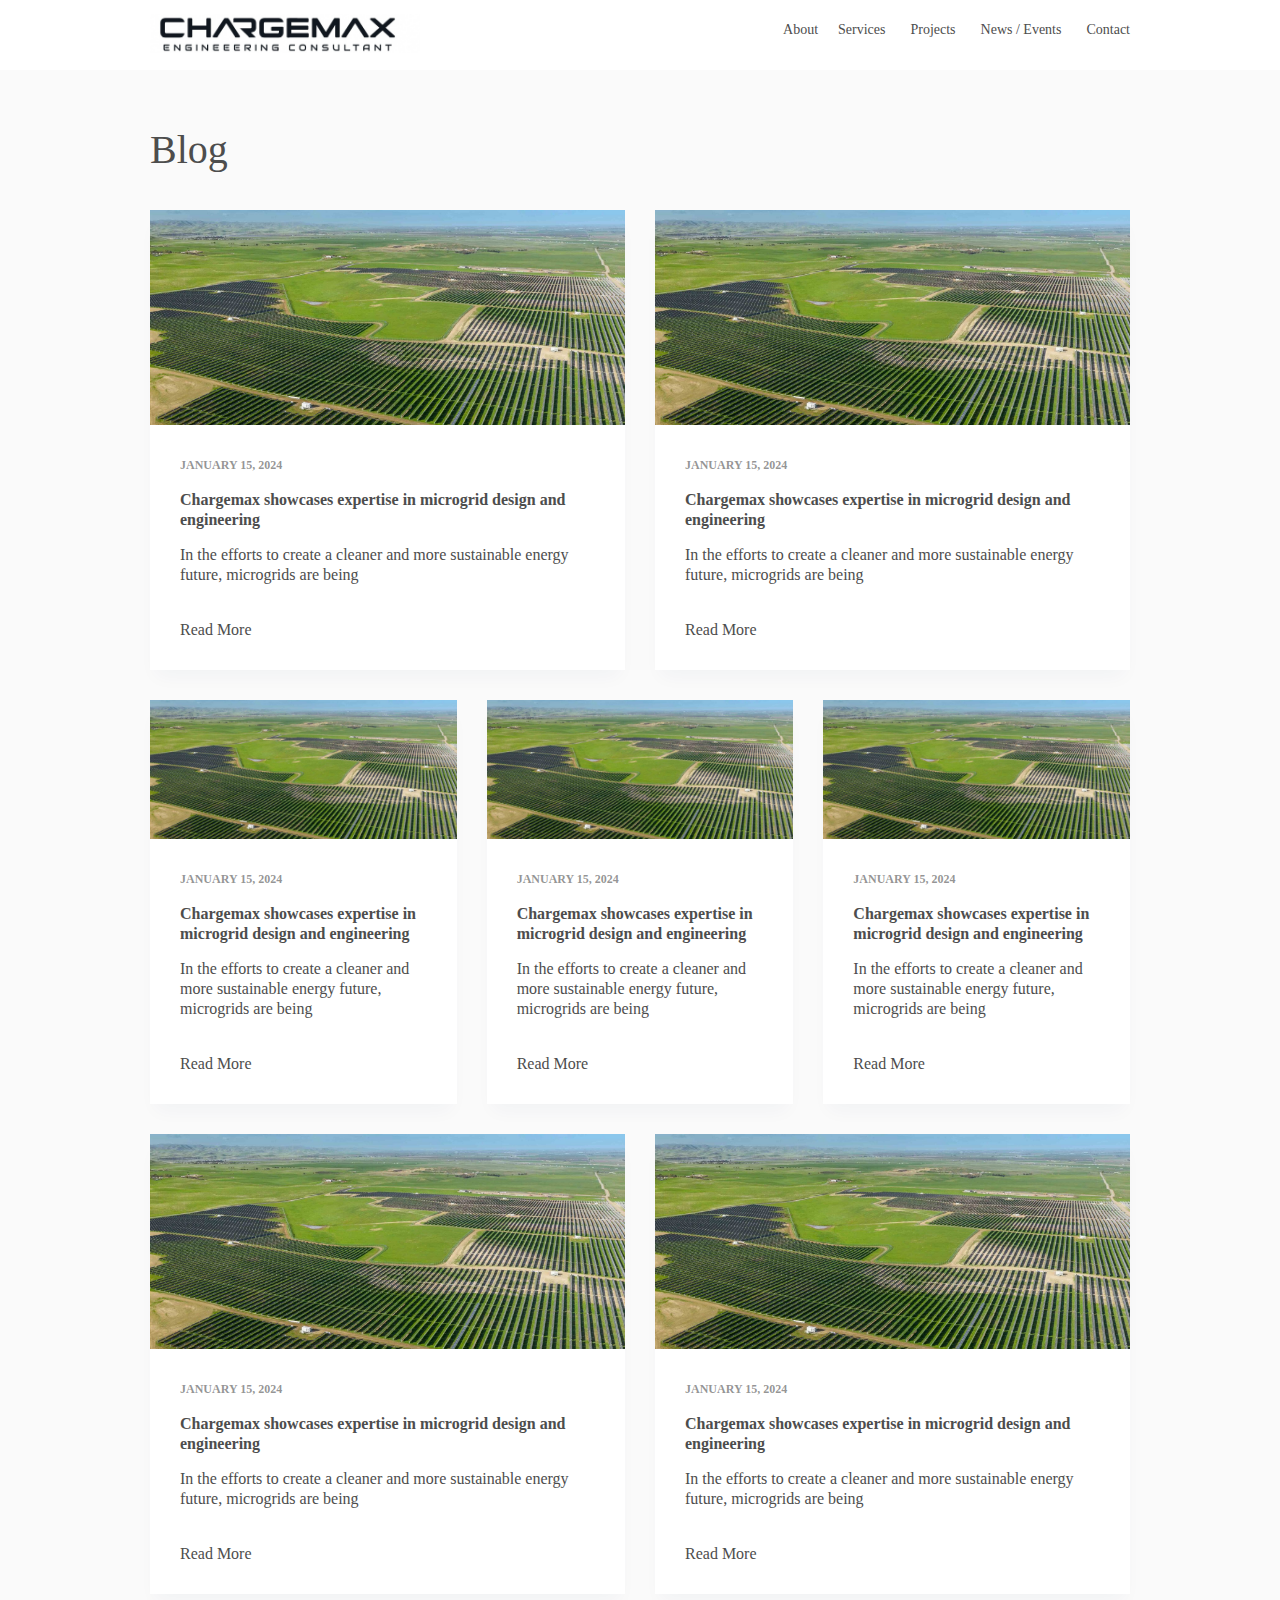
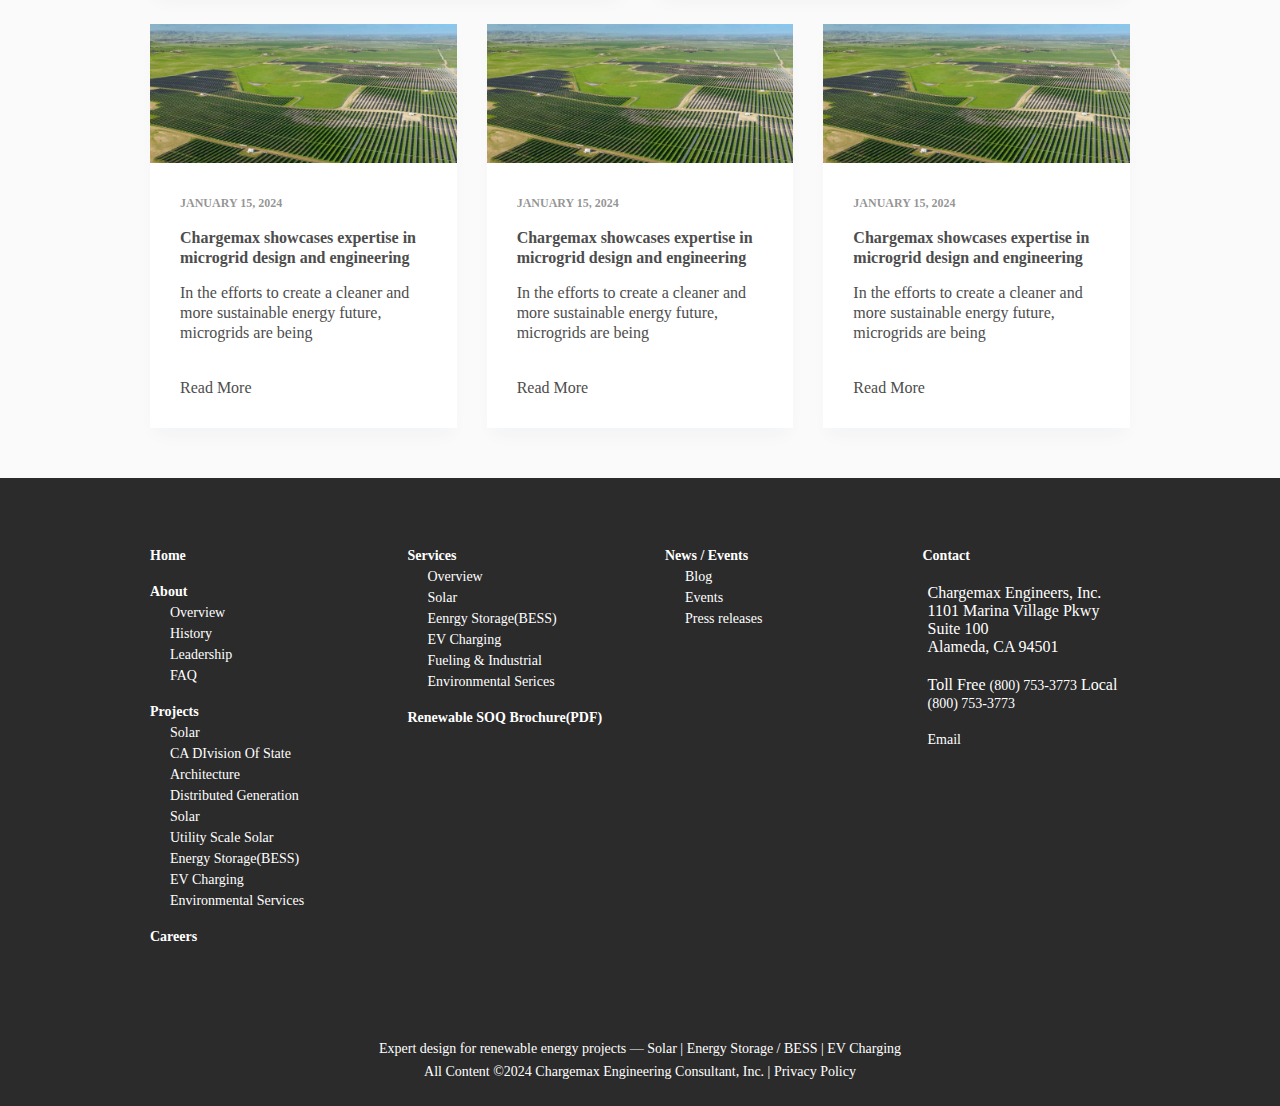
<file: blog-collection.html>
<!DOCTYPE html>
<html lang="en">
<head>
    <meta charset="UTF-8">
    <meta name="viewport" content="width=device-width, initial-scale=1.0">
    <title>Projects Solar</title>
    <link rel="stylesheet" href="https://cdn.jsdelivr.net/npm/swiper@11/swiper-bundle.min.css" />
    <script src="https://cdn.jsdelivr.net/npm/swiper@11/swiper-bundle.min.js"></script>
    <link rel="stylesheet" href="https://cdnjs.cloudflare.com/ajax/libs/font-awesome/6.0.0-beta3/css/all.min.css" integrity="sha512-Fo3rlrZj/k7ujTnHg4CGR2D7kSs0v4LLanw2qksYuRlEzO+tcaEPQogQ0KaoGN26/zrn20ImR1DfuLWnOo7aBA==" crossorigin="anonymous" referrerpolicy="no-referrer" />
    <link rel="stylesheet" href="assets/css/style.css">
</head>
<body>

    <!-- Responsive Navbar -->

    <header>
        <div class="min-center-div">
            <nav>
                <div class="logo" id="logo">
                    <a href="index.html">
                        <img src="assets/images/Logo.jpg" alt="Website Logo">
                    </a>
                </div>
                <ul class="links">
                    <li>
                        <a href="about.html">About</a>
                    </li>
                    <li>
                        <a href="services.html">Services <i class="fa-solid fa-chevron-down"></i></a>
                        <ul class="dropdown">
                            <li><a href="services.html">Overview</a></li>
                            <li><a href="solar-service.html">Solar</a></li>
                            <li><a href="#">Energy Storage(BESS)</a></li>
                            <li><a href="#">EV Charging</a></li>
                        </ul>
                    </li>
                    <li>
                        <a href="projects-solar.html">Projects <i class="fa-solid fa-chevron-down"></i></a>
                        <ul class="dropdown">
                            <li class="no-link"><a href="projects-solar.html">Solar</a></li>
                            <li class="sub-link"><a href="projects-solar.html">Solar</a></li>
                            <li class="sub-link"><a href="projects-solar.html">Solar</a></li>
                            <li><a href="#">Energy Storage(BESS)</a></li>
                            <li><a href="#">EV Charging</a></li>
                        </ul>
                    </li>
                    <li>
                        <a href="#">News / Events <i class="fa-solid fa-chevron-down"></i></a>
                        <ul class="dropdown">
                            <li><a href="blog-collection.html">Blog</a></li>
                            <li><a href="#">Events</a></li>
                        </ul>
                    </li>
                    <li>
                        <a href="contact.html">Contact</a>
                    </li>
                </ul>
                <div class="hamburger">
                    <button class="hamburger-btn"><i class="fas fa-bars" id="icon"></i></button>
                </div>
            </nav>
            <div class="hamburger-menu">
                <ul>
                    <li>
                        <a href="about.html">About</a>
                    </li>
                    <li class="accordion">
                        <div class="content">
                            <a href="services.html">Services</a>
                            <i class="fa-solid fa-chevron-down"></i>
                        </div>
                        <ul class="accordion-content">
                            <li>
                                <a href="services.html">Overview</a>
                            </li>
                            <li>
                                <a href="solar-service.html">Solar</a>
                            </li>
                            <li>
                                <a href="#">Energy Storage(BESS)</a>
                            </li>
                            <li>
                                <a href="#">EV Charging</a>
                            </li>
                        </ul>
                    </li>
                    <li class="accordion">
                        <div class="content">
                            <a href="projects-solar.html">Projects</a>
                            <i class="fa-solid fa-chevron-down"></i>
                        </div>
                        <ul class="accordion-content">
                            <li>
                                <a href="projects-solar.html">Solar Project 1</a>
                            </li>
                            <li>
                                <a href="projects-solar.html">Solar Project 2</a>
                            </li>
                            <li>
                                <a href="projects-solar.html">Solar Project 3</a>
                            </li>
                            <li>
                                <a href="projects-solar.html">Solar Project 4</a>
                            </li>
                            <li>
                                <a href="#">Energy Storage(BESS)</a>
                            </li>
                            <li>
                                <a href="#">EV Charging</a>
                            </li>
                        </ul>
                    </li>
                    <li class="accordion">
                        <div class="content">
                            <a href="blog-collection.html">News / Events </a>
                            <i class="fa-solid fa-chevron-down"></i>
                        </div>
                        <ul class="accordion-content">
                            <li>
                                <a href="blog-collection.html">News</a>
                            </li>
                            <li>
                                <a href="#">Events</a>
                            </li>
                        </ul>
                    </li>
                    <li>
                        <a href="contact.html">Contact</a>
                    </li>
                </ul>
            </div>
        </div>
    </header>

    <section class="blog-collection">
        <div class="content-wrapper">
            <h1>Blog</h1>
            <div class="collection-wrapper two">
                <div class="blog-wrapper">
                    <div class="img-wrapper">
                        <a href="#">
                            <img src="/assets/images/solar.jpg" alt="">
                        </a>
                    </div>
                    <div class="text-wrapper">
                        <span>January 15, 2024</span>
                        <a href="#">Chargemax showcases expertise in microgrid design and engineering</a>
                        <p>In the efforts to create a cleaner and more sustainable energy future, microgrids are being</p>
                        <a href="#" class="more">Read More</a>
                    </div>
                </div>
                <div class="blog-wrapper">
                    <div class="img-wrapper">
                        <a href="#">
                            <img src="/assets/images/solar.jpg" alt="">
                        </a>
                    </div>
                    <div class="text-wrapper">
                        <span>January 15, 2024</span>
                        <a href="#">Chargemax showcases expertise in microgrid design and engineering</a>
                        <p>In the efforts to create a cleaner and more sustainable energy future, microgrids are being</p>
                        <a href="#" class="more">Read More</a>
                    </div>
                </div>
            </div>
            <div class="collection-wrapper three">
                <div class="blog-wrapper">
                    <div class="img-wrapper">
                        <a href="#">
                            <img src="/assets/images/solar.jpg" alt="">
                        </a>
                    </div>
                    <div class="text-wrapper">
                        <span>January 15, 2024</span>
                        <a href="#">Chargemax showcases expertise in microgrid design and engineering</a>
                        <p>In the efforts to create a cleaner and more sustainable energy future, microgrids are being</p>
                        <a href="#" class="more">Read More</a>
                    </div>
                </div>
                <div class="blog-wrapper">
                    <div class="img-wrapper">
                        <a href="#">
                            <img src="/assets/images/solar.jpg" alt="">
                        </a>
                    </div>
                    <div class="text-wrapper">
                        <span>January 15, 2024</span>
                        <a href="#">Chargemax showcases expertise in microgrid design and engineering</a>
                        <p>In the efforts to create a cleaner and more sustainable energy future, microgrids are being</p>
                        <a href="#" class="more">Read More</a>
                    </div>
                </div>
                <div class="blog-wrapper">
                    <div class="img-wrapper">
                        <a href="#">
                            <img src="/assets/images/solar.jpg" alt="">
                        </a>
                    </div>
                    <div class="text-wrapper">
                        <span>January 15, 2024</span>
                        <a href="#">Chargemax showcases expertise in microgrid design and engineering</a>
                        <p>In the efforts to create a cleaner and more sustainable energy future, microgrids are being</p>
                        <a href="#" class="more">Read More</a>
                    </div>
                </div>
            </div>
            <div class="collection-wrapper two">
                <div class="blog-wrapper">
                    <div class="img-wrapper">
                        <a href="#">
                            <img src="/assets/images/solar.jpg" alt="">
                        </a>
                    </div>
                    <div class="text-wrapper">
                        <span>January 15, 2024</span>
                        <a href="#">Chargemax showcases expertise in microgrid design and engineering</a>
                        <p>In the efforts to create a cleaner and more sustainable energy future, microgrids are being</p>
                        <a href="#" class="more">Read More</a>
                    </div>
                </div>
                <div class="blog-wrapper">
                    <div class="img-wrapper">
                        <a href="#">
                            <img src="/assets/images/solar.jpg" alt="">
                        </a>
                    </div>
                    <div class="text-wrapper">
                        <span>January 15, 2024</span>
                        <a href="#">Chargemax showcases expertise in microgrid design and engineering</a>
                        <p>In the efforts to create a cleaner and more sustainable energy future, microgrids are being</p>
                        <a href="#" class="more">Read More</a>
                    </div>
                </div>
            </div>
            <div class="collection-wrapper three">
                <div class="blog-wrapper">
                    <div class="img-wrapper">
                        <a href="#">
                            <img src="/assets/images/solar.jpg" alt="">
                        </a>
                    </div>
                    <div class="text-wrapper">
                        <span>January 15, 2024</span>
                        <a href="#">Chargemax showcases expertise in microgrid design and engineering</a>
                        <p>In the efforts to create a cleaner and more sustainable energy future, microgrids are being</p>
                        <a href="#" class="more">Read More</a>
                    </div>
                </div>
                <div class="blog-wrapper">
                    <div class="img-wrapper">
                        <a href="#">
                            <img src="/assets/images/solar.jpg" alt="">
                        </a>
                    </div>
                    <div class="text-wrapper">
                        <span>January 15, 2024</span>
                        <a href="#">Chargemax showcases expertise in microgrid design and engineering</a>
                        <p>In the efforts to create a cleaner and more sustainable energy future, microgrids are being</p>
                        <a href="#" class="more">Read More</a>
                    </div>
                </div>
                <div class="blog-wrapper">
                    <div class="img-wrapper">
                        <a href="#">
                            <img src="/assets/images/solar.jpg" alt="">
                        </a>
                    </div>
                    <div class="text-wrapper">
                        <span>January 15, 2024</span>
                        <a href="#">Chargemax showcases expertise in microgrid design and engineering</a>
                        <p>In the efforts to create a cleaner and more sustainable energy future, microgrids are being</p>
                        <a href="#" class="more">Read More</a>
                    </div>
                </div>
            </div>
        </div>
    </section>
    

    <!-- Footer  -->

    <footer>
        <div class="footer-wrapper">
            <ul class="main-menu">
                <li>
                    <a href="index.html">Home</a>
                </li>
                <li>
                    <a href="about.html">About</a>
                    <ul class="submenu">
                        <li>
                            <a href="about.html#storyAbout">Overview</a>
                        </li>
                        <li>
                            <a href="about.html#historyAbout">History</a>
                        </li>
                        <li>
                            <a href="about.html#teamAbout">Leadership</a>
                        </li>
                        <li>
                            <a href="about.html#faqAbout">FAQ</a>
                        </li>
                    </ul>
                </li>
                <li>
                    <a href="projects-solar.html">Projects</a>
                    <ul class="submenu">
                        <li>
                            <a href="projects-solar.html">Solar</a>
                        </li>
                        <li>
                            <a href="projects-solar.html#">CA DIvision Of State</a>
                        </li>
                        <li>
                            <a href="projects-solar.html#">Architecture</a>
                        </li>
                        <li>
                            <a href="projects-solar.html#">Distributed Generation</a>
                        </li>
                        <li>
                            <a href="projects-solar.html#">Solar</a>
                        </li>
                        <li>
                            <a href="projects-solar.html#">Utility Scale Solar</a>
                        </li>
                        <li>
                            <a href="projects-solar.html#">Energy Storage(BESS)</a>
                        </li>
                        <li>
                            <a href="projects-solar.html#">EV Charging</a>
                        </li>
                        <li>
                            <a href="projects-solar.html#">Environmental Services</a>
                        </li>
                    </ul>
                </li>
                <li>
                    <a href="#">Careers</a>
                </li>
            </ul>

            <ul class="main-menu">
                <li>
                    <a href="services.html">Services</a>
                    <ul class="submenu">
                        <li>
                            <a href="services.html">Overview</a>
                        </li>
                        <li>
                            <a href="solar-service.html">Solar</a>
                        </li>
                        <li>
                            <a href="services.html">Eenrgy Storage(BESS)</a>
                        </li>
                        <li>
                            <a href="services.html">EV Charging</a>
                        </li>
                        <li>
                            <a href="services.html">Fueling & Industrial</a>
                        </li>
                        <li>
                            <a href="services.html">Environmental Serices</a>
                        </li>
                    </ul>
                </li>
                <li>
                    <a href="#">Renewable SOQ Brochure(PDF)</a>
                </li>
            </ul>

            <ul class="main-menu">
                <li>
                    <a href="#">News / Events</a>
                    <ul class="submenu">
                        <li>
                            <a href="blog-collection.html">Blog</a>
                        </li>
                        <li>
                            <a href="#">Events</a>
                        </li>
                        <li>
                            <a href="#">Press releases</a>
                        </li>
                    </ul>
                </li>
            </ul>

            <ul class="main-menu">
                <li>
                    <a href="contact.html">Contact</a>
                </li>
                <li class="icon-with-text">
                    <i class="fa-solid fa-location-dot"></i>
                    <p>Chargemax Engineers, Inc. </br>
                        1101 Marina Village Pkwy </br>
                        Suite 100 </br>
                        Alameda, CA 94501
                    </p>
                </li>
                <li class="icon-with-text">
                    <i class="fa-solid fa-mobile-screen-button"></i>
                    <p>Toll Free <a href="#">(800) 753-3773</a>
                        Local <a href="#">(800) 753-3773</a>
                    </p>
                </li>
                <li class="icon-with-text">
                    <i class="fa-solid fa-envelope"></i>
                    <a href="#">Email</a>
                </li>
            </ul>
        </div>
        <div class="credentials">
            <p>Expert design for renewable energy projects — Solar | Energy Storage / BESS | EV Charging</p>
            <p>All Content ©2024 Chargemax Engineering Consultant, Inc. | <a href="#">Privacy Policy</a></p>
        </div>
    </footer>

    <script src="assets/javascript/javascript.js"></script>
</body>
</html>
</file>
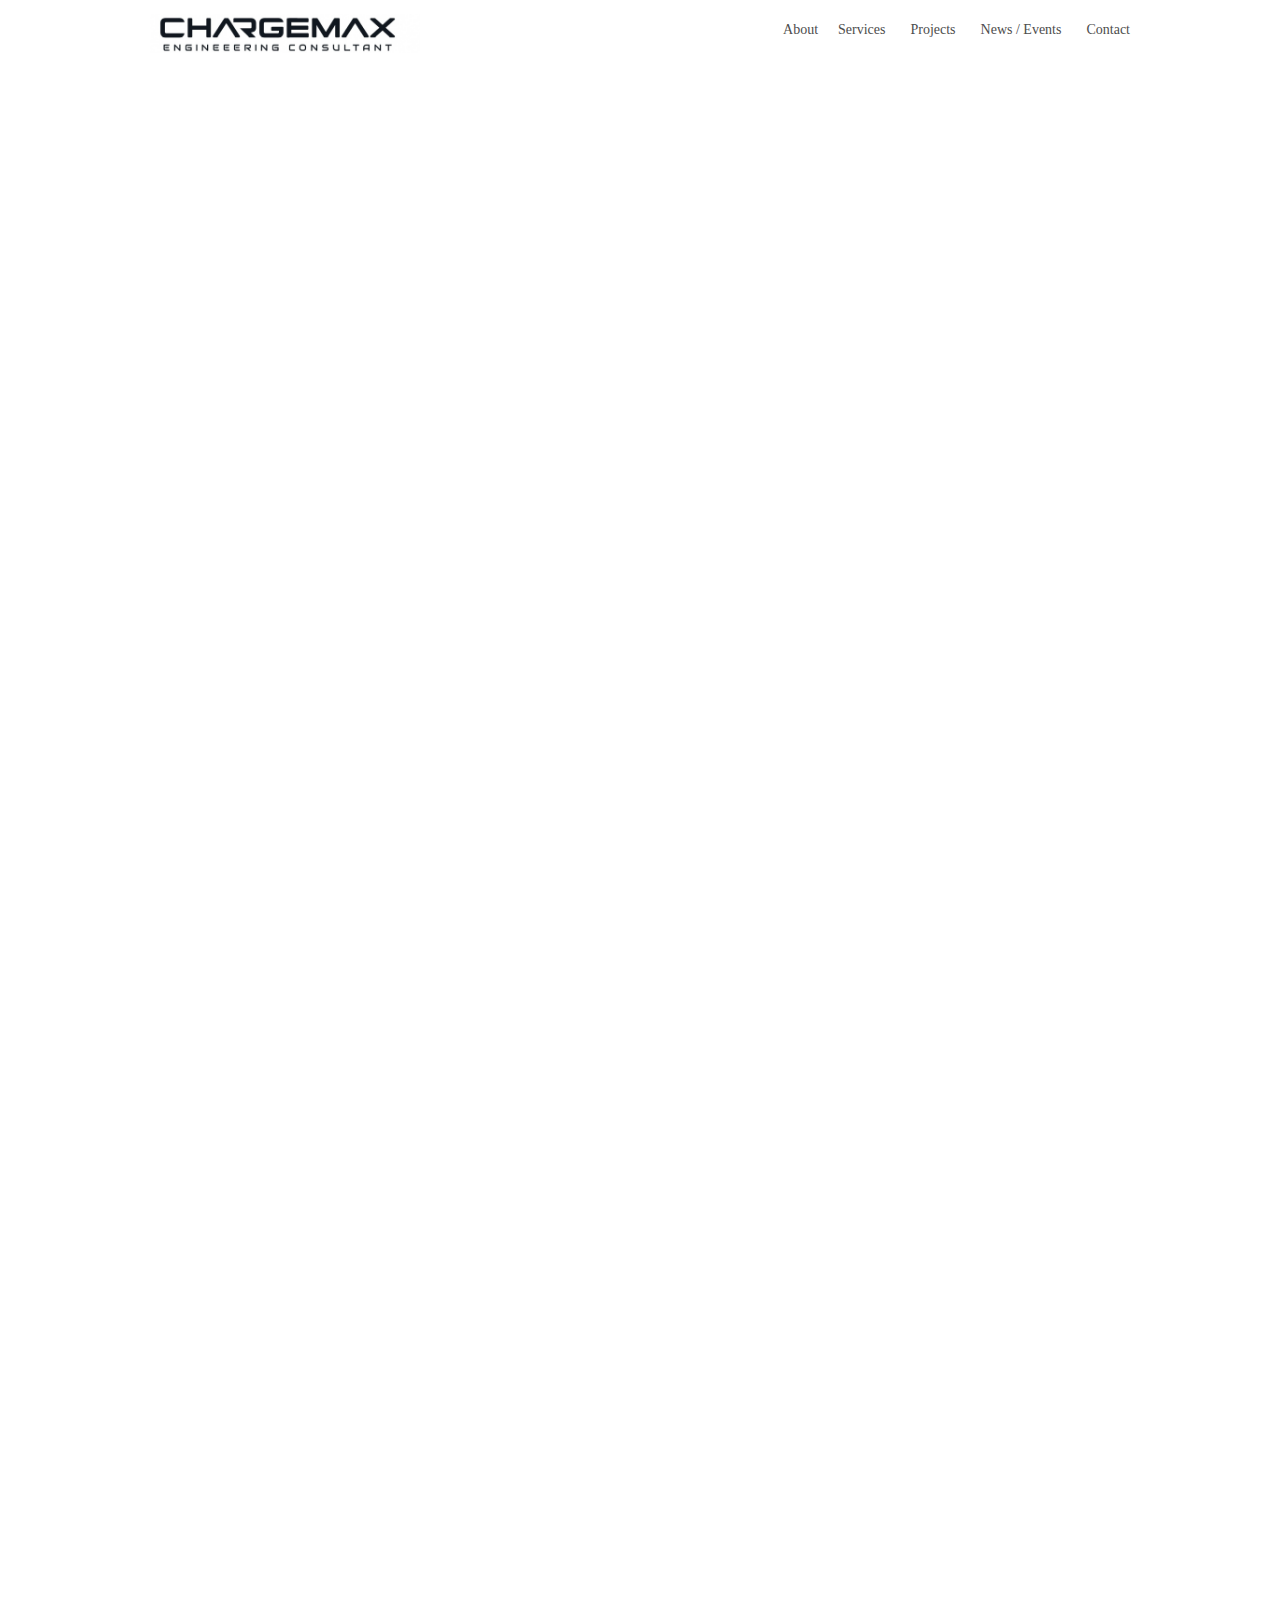
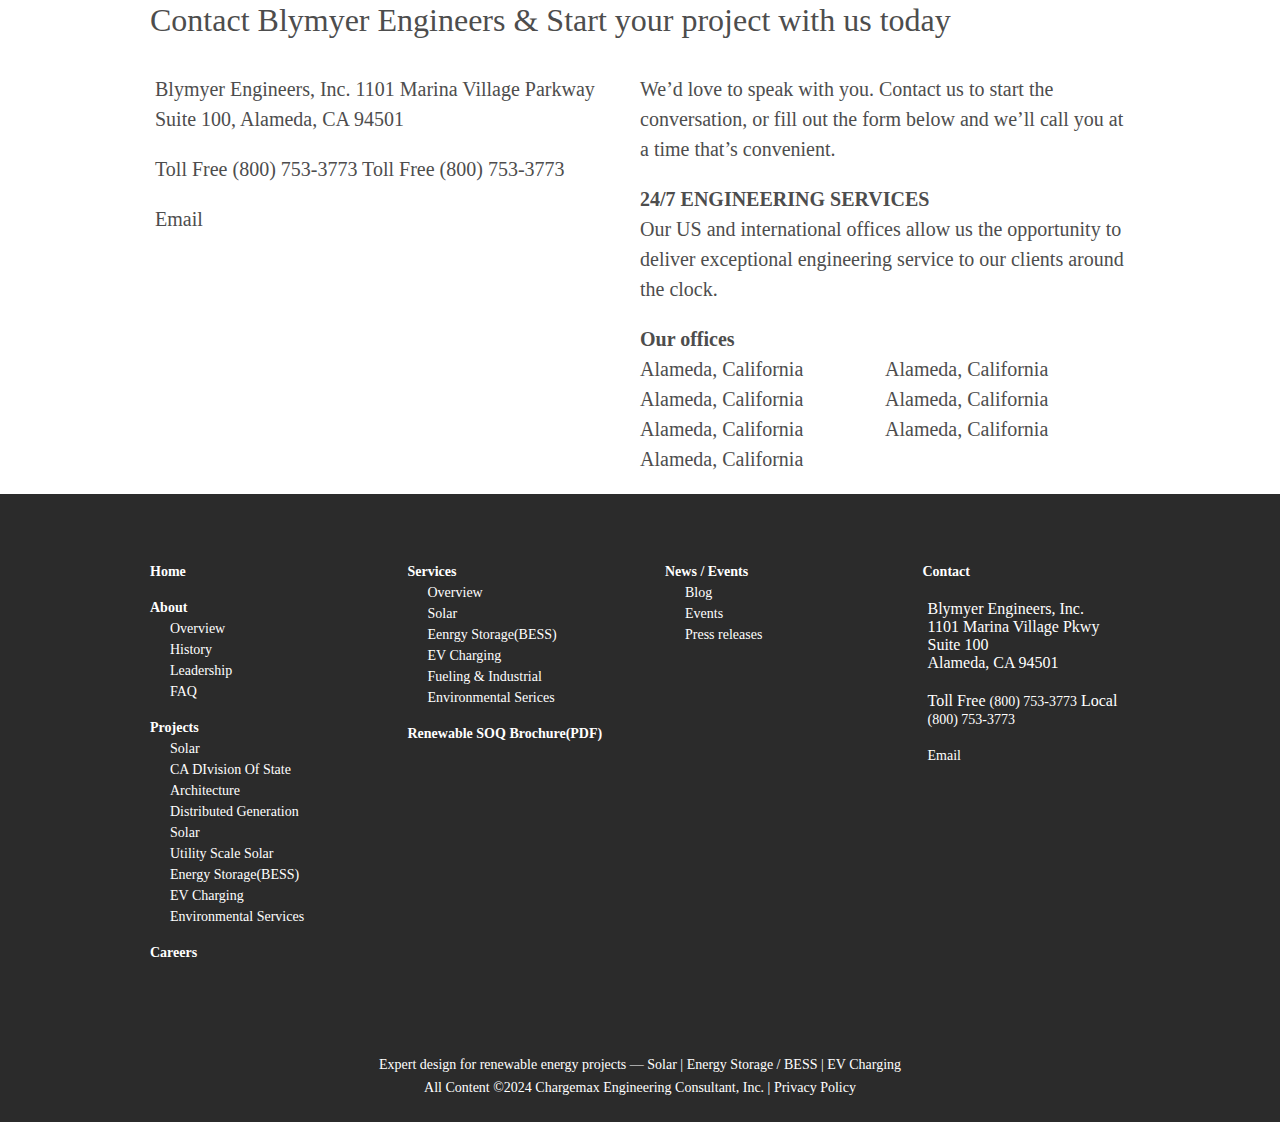
<file: contact.html>
<!DOCTYPE html>
<html lang="en">
<head>
    <meta charset="UTF-8">
    <meta name="viewport" content="width=device-width, initial-scale=1.0">
    <title>Contact</title>
    <link rel="stylesheet" href="https://cdn.jsdelivr.net/npm/swiper@11/swiper-bundle.min.css" />
    <script src="https://cdn.jsdelivr.net/npm/swiper@11/swiper-bundle.min.js"></script>
    <link rel="stylesheet" href="https://cdnjs.cloudflare.com/ajax/libs/font-awesome/6.0.0-beta3/css/all.min.css" integrity="sha512-Fo3rlrZj/k7ujTnHg4CGR2D7kSs0v4LLanw2qksYuRlEzO+tcaEPQogQ0KaoGN26/zrn20ImR1DfuLWnOo7aBA==" crossorigin="anonymous" referrerpolicy="no-referrer" />
    <link rel="stylesheet" href="assets/css/style.css">
</head>
<body>

    <!-- Responsive Navbar -->

    <header>
        <div class="min-center-div">
            <nav>
                <div class="logo" id="logo">
                    <a href="index.html">
                        <img src="assets/images/Logo.jpg" alt="Website Logo">
                    </a>
                </div>
                <ul class="links">
                    <li>
                        <a href="about.html">About</a>
                    </li>
                    <li>
                        <a href="services.html">Services <i class="fa-solid fa-chevron-down"></i></a>
                        <ul class="dropdown">
                            <li><a href="services.html">Overview</a></li>
                            <li><a href="solar-service.html">Solar</a></li>
                            <li><a href="#">Energy Storage(BESS)</a></li>
                            <li><a href="#">EV Charging</a></li>
                        </ul>
                    </li>
                    <li>
                        <a href="projects-solar.html">Projects <i class="fa-solid fa-chevron-down"></i></a>
                        <ul class="dropdown">
                            <li class="no-link"><a href="projects-solar.html">Solar</a></li>
                            <li class="sub-link"><a href="projects-solar.html">Solar</a></li>
                            <li class="sub-link"><a href="projects-solar.html">Solar</a></li>
                            <li><a href="#">Energy Storage(BESS)</a></li>
                            <li><a href="#">EV Charging</a></li>
                        </ul>
                    </li>
                    <li>
                        <a href="#">News / Events <i class="fa-solid fa-chevron-down"></i></a>
                        <ul class="dropdown">
                            <li><a href="blog-collection.html">Blog</a></li>
                            <li><a href="#">Events</a></li>
                        </ul>
                    </li>
                    <li>
                        <a href="contact.html">Contact</a>
                    </li>
                </ul>
                <div class="hamburger">
                    <button class="hamburger-btn"><i class="fas fa-bars" id="icon"></i></button>
                </div>
            </nav>
            <div class="hamburger-menu">
                <ul>
                    <li>
                        <a href="about.html">About</a>
                    </li>
                    <li class="accordion">
                        <div class="content">
                            <a href="services.html">Services</a>
                            <i class="fa-solid fa-chevron-down"></i>
                        </div>
                        <ul class="accordion-content">
                            <li>
                                <a href="services.html">Overview</a>
                            </li>
                            <li>
                                <a href="solar-service.html">Solar</a>
                            </li>
                            <li>
                                <a href="#">Energy Storage(BESS)</a>
                            </li>
                            <li>
                                <a href="#">EV Charging</a>
                            </li>
                        </ul>
                    </li>
                    <li class="accordion">
                        <div class="content">
                            <a href="projects-solar.html">Projects</a>
                            <i class="fa-solid fa-chevron-down"></i>
                        </div>
                        <ul class="accordion-content">
                            <li>
                                <a href="projects-solar.html">Solar Project 1</a>
                            </li>
                            <li>
                                <a href="projects-solar.html">Solar Project 2</a>
                            </li>
                            <li>
                                <a href="projects-solar.html">Solar Project 3</a>
                            </li>
                            <li>
                                <a href="projects-solar.html">Solar Project 4</a>
                            </li>
                            <li>
                                <a href="#">Energy Storage(BESS)</a>
                            </li>
                            <li>
                                <a href="#">EV Charging</a>
                            </li>
                        </ul>
                    </li>
                    <li class="accordion">
                        <div class="content">
                            <a href="blog-collection.html">News / Events </a>
                            <i class="fa-solid fa-chevron-down"></i>
                        </div>
                        <ul class="accordion-content">
                            <li>
                                <a href="blog-collection.html">News</a>
                            </li>
                            <li>
                                <a href="#">Events</a>
                            </li>
                        </ul>
                    </li>
                    <li>
                        <a href="contact.html">Contact</a>
                    </li>
                </ul>
            </div>
        </div>
    </header>

    <section class="contact-form">
        <iframe src="https://docs.google.com/forms/d/e/1FAIpQLSffRGgJhztPUkPNfdhJcvYB1ngWZerRZQpID8wENGt5vuRgjg/viewform?embedded=true" width="640" height="956" frameborder="0" marginheight="0" marginwidth="0">Loading…</iframe>
    </section>

    <section class="google-map">
        <iframe src="https://www.google.com/maps/embed?pb=!1m18!1m12!1m3!1d1576.6199793182489!2d-122.27476355693912!3d37.78441588787527!2m3!1f0!2f0!3f0!3m2!1i1024!2i768!4f13.1!3m3!1m2!1s0x808f80d120244145%3A0xfcf87f3077a9b6e0!2s1101%20Marina%20Village%20Pkwy!5e0!3m2!1sen!2sus!4v1707414140829!5m2!1sen!2sus" width="600" height="450" style="border:0;" allowfullscreen="" loading="lazy" referrerpolicy="no-referrer-when-downgrade"></iframe>
    </section>
    
    <section class="contact">
        <div class="content-wrapper">
            <h1>Contact Blymyer Engineers & Start your project with us today</h1>
            <div class="info-wrapper">
                <span>
                    <i class="fa-solid fa-location-dot"></i>
                    <p>
                        Blymyer Engineers, Inc.
                        1101 Marina Village Parkway
                        Suite 100, Alameda, CA 94501
                    </p>
                </span>
                <span>
                    <i class="fa-solid fa-mobile-screen-button"></i>
                    <p>
                        Toll Free <a href="#">(800) 753-3773</a>
                        Toll Free <a href="#">(800) 753-3773</a>
                    </p>
                </span>
                <span>
                    <i class="fa-solid fa-envelope"></i>
                    <p>
                        Email
                    </p>
                </span>
                <div class="social-icons">
                    <div class="icon-wrapper">
                        <a href="#">
                            <i class="fa-brands fa-linkedin"></i>
                        </a>
                    </div>
                    <div class="icon-wrapper">
                        <a href="#">
                            <i class="fa-brands fa-linkedin"></i>
                        </a>
                    </div>
                    <div class="icon-wrapper">
                        <a href="#">
                            <i class="fa-brands fa-linkedin"></i>
                        </a>
                    </div>
                </div>
            </div>
            <div class="text-wrapper">
                <p>We’d love to speak with you. Contact us to start the conversation, or fill out the form below and we’ll call you at a time that’s convenient.</p>
                <span>24/7 ENGINEERING SERVICES</span>
                <p>Our US and international offices allow us the opportunity to deliver exceptional engineering service to our clients around the clock.</p>
                <span>Our offices</span>
                <div class="name-wrapper">
                    <p>Alameda, California</p>
                    <p>Alameda, California</p>
                    <p>Alameda, California</p>
                    <p>Alameda, California</p>
                    <p>Alameda, California</p>
                    <p>Alameda, California</p>
                    <p>Alameda, California</p>
                </div>
            </div>
        </div>
    </section>


    <!-- Footer  -->

    <footer>
        <div class="footer-wrapper">
            <ul class="main-menu">
                <li>
                    <a href="index.html">Home</a>
                </li>
                <li>
                    <a href="about.html">About</a>
                    <ul class="submenu">
                        <li>
                            <a href="about.html#storyAbout">Overview</a>
                        </li>
                        <li>
                            <a href="about.html#historyAbout">History</a>
                        </li>
                        <li>
                            <a href="about.html#teamAbout">Leadership</a>
                        </li>
                        <li>
                            <a href="about.html#faqAbout">FAQ</a>
                        </li>
                    </ul>
                </li>
                <li>
                    <a href="projects-solar.html">Projects</a>
                    <ul class="submenu">
                        <li>
                            <a href="projects-solar.html">Solar</a>
                        </li>
                        <li>
                            <a href="projects-solar.html#">CA DIvision Of State</a>
                        </li>
                        <li>
                            <a href="projects-solar.html#">Architecture</a>
                        </li>
                        <li>
                            <a href="projects-solar.html#">Distributed Generation</a>
                        </li>
                        <li>
                            <a href="projects-solar.html#">Solar</a>
                        </li>
                        <li>
                            <a href="projects-solar.html#">Utility Scale Solar</a>
                        </li>
                        <li>
                            <a href="projects-solar.html#">Energy Storage(BESS)</a>
                        </li>
                        <li>
                            <a href="projects-solar.html#">EV Charging</a>
                        </li>
                        <li>
                            <a href="projects-solar.html#">Environmental Services</a>
                        </li>
                    </ul>
                </li>
                <li>
                    <a href="#">Careers</a>
                </li>
            </ul>

            <ul class="main-menu">
                <li>
                    <a href="services.html">Services</a>
                    <ul class="submenu">
                        <li>
                            <a href="services.html">Overview</a>
                        </li>
                        <li>
                            <a href="solar-service.html">Solar</a>
                        </li>
                        <li>
                            <a href="services.html">Eenrgy Storage(BESS)</a>
                        </li>
                        <li>
                            <a href="services.html">EV Charging</a>
                        </li>
                        <li>
                            <a href="services.html">Fueling & Industrial</a>
                        </li>
                        <li>
                            <a href="services.html">Environmental Serices</a>
                        </li>
                    </ul>
                </li>
                <li>
                    <a href="#">Renewable SOQ Brochure(PDF)</a>
                </li>
            </ul>

            <ul class="main-menu">
                <li>
                    <a href="#">News / Events</a>
                    <ul class="submenu">
                        <li>
                            <a href="blog-collection.html">Blog</a>
                        </li>
                        <li>
                            <a href="#">Events</a>
                        </li>
                        <li>
                            <a href="#">Press releases</a>
                        </li>
                    </ul>
                </li>
            </ul>

            <ul class="main-menu">
                <li>
                    <a href="contact.html">Contact</a>
                </li>
                <li class="icon-with-text">
                    <i class="fa-solid fa-location-dot"></i>
                    <p>Blymyer Engineers, Inc. </br>
                        1101 Marina Village Pkwy </br>
                        Suite 100 </br>
                        Alameda, CA 94501
                    </p>
                </li>
                <li class="icon-with-text">
                    <i class="fa-solid fa-mobile-screen-button"></i>
                    <p>Toll Free <a href="#">(800) 753-3773</a>
                        Local <a href="#">(800) 753-3773</a>
                    </p>
                </li>
                <li class="icon-with-text">
                    <i class="fa-solid fa-envelope"></i>
                    <a href="#">Email</a>
                </li>
            </ul>
        </div>
        <div class="credentials">
            <p>Expert design for renewable energy projects — Solar | Energy Storage / BESS | EV Charging</p>
            <p>All Content ©2024 Chargemax Engineering Consultant, Inc. | <a href="#">Privacy Policy</a></p>
        </div>
    </footer>

    <script src="assets/javascript/javascript.js"></script>
</body>
</html>
</file>
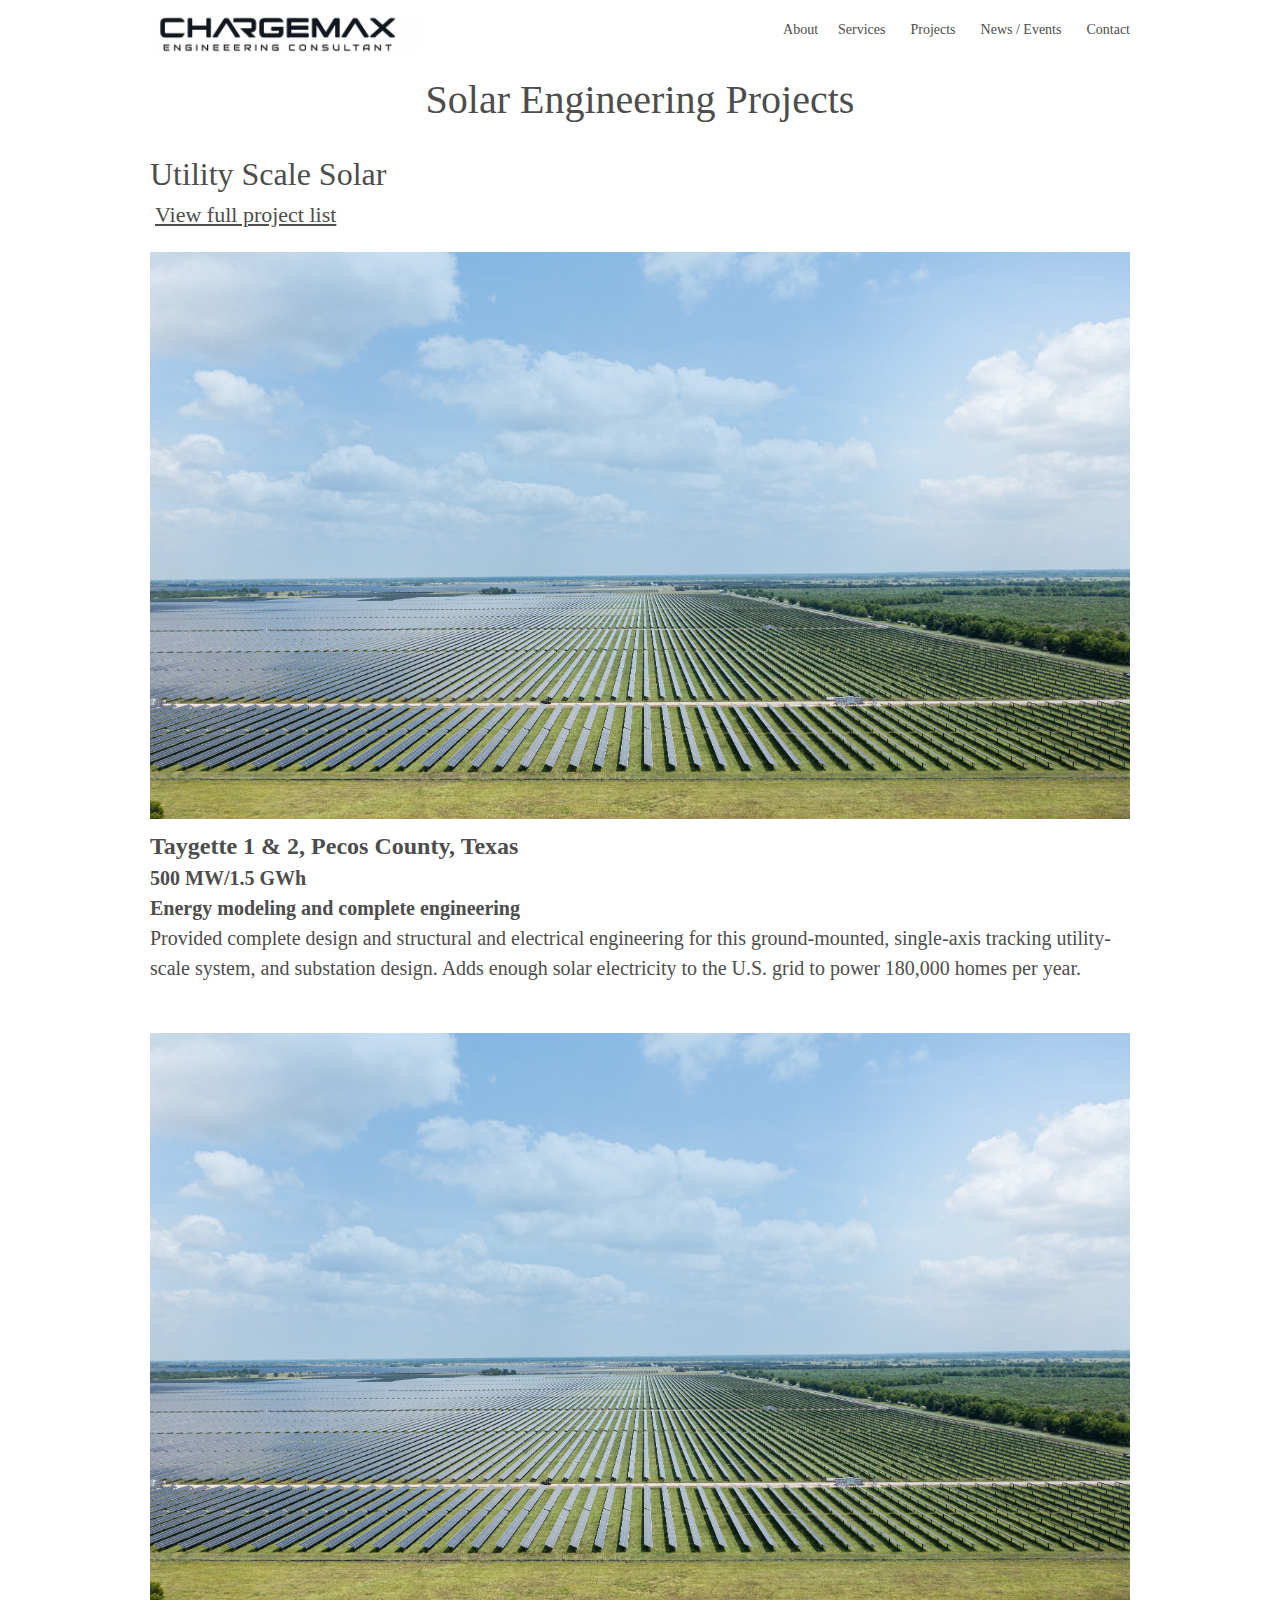
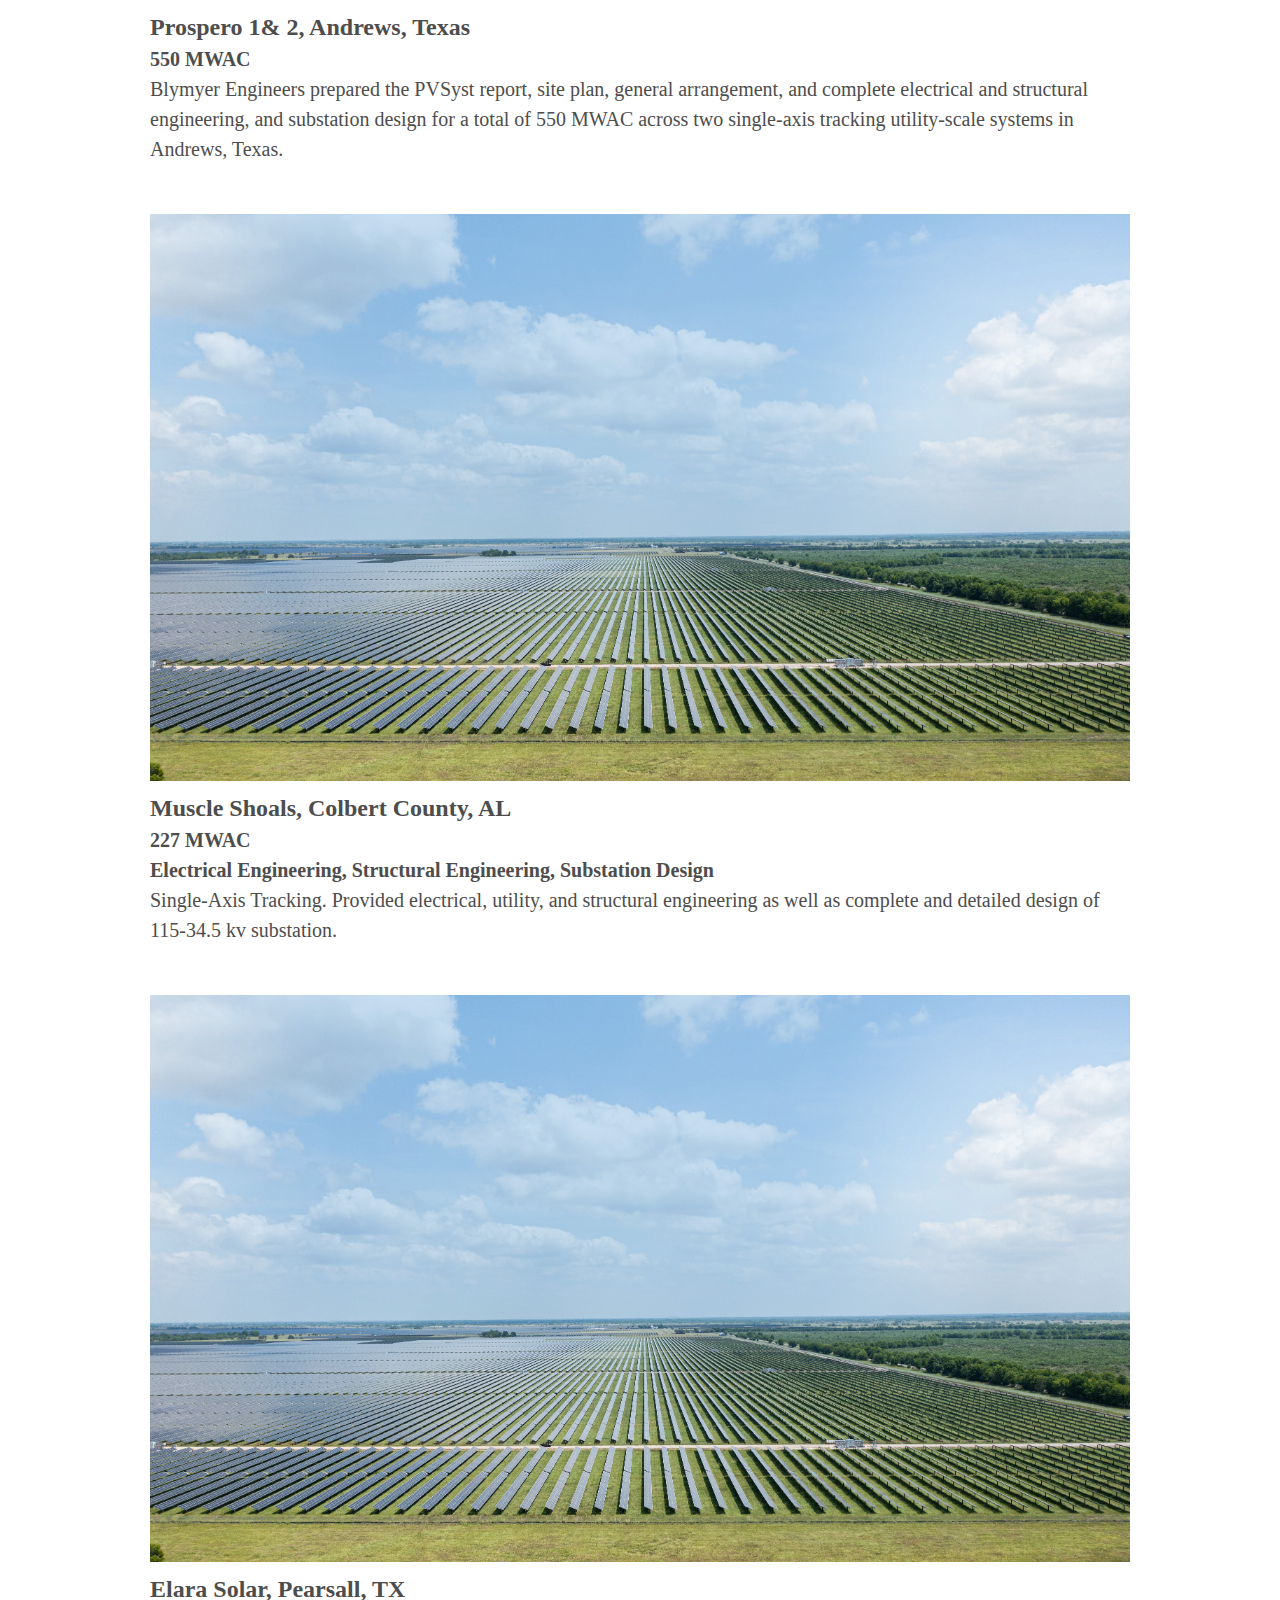
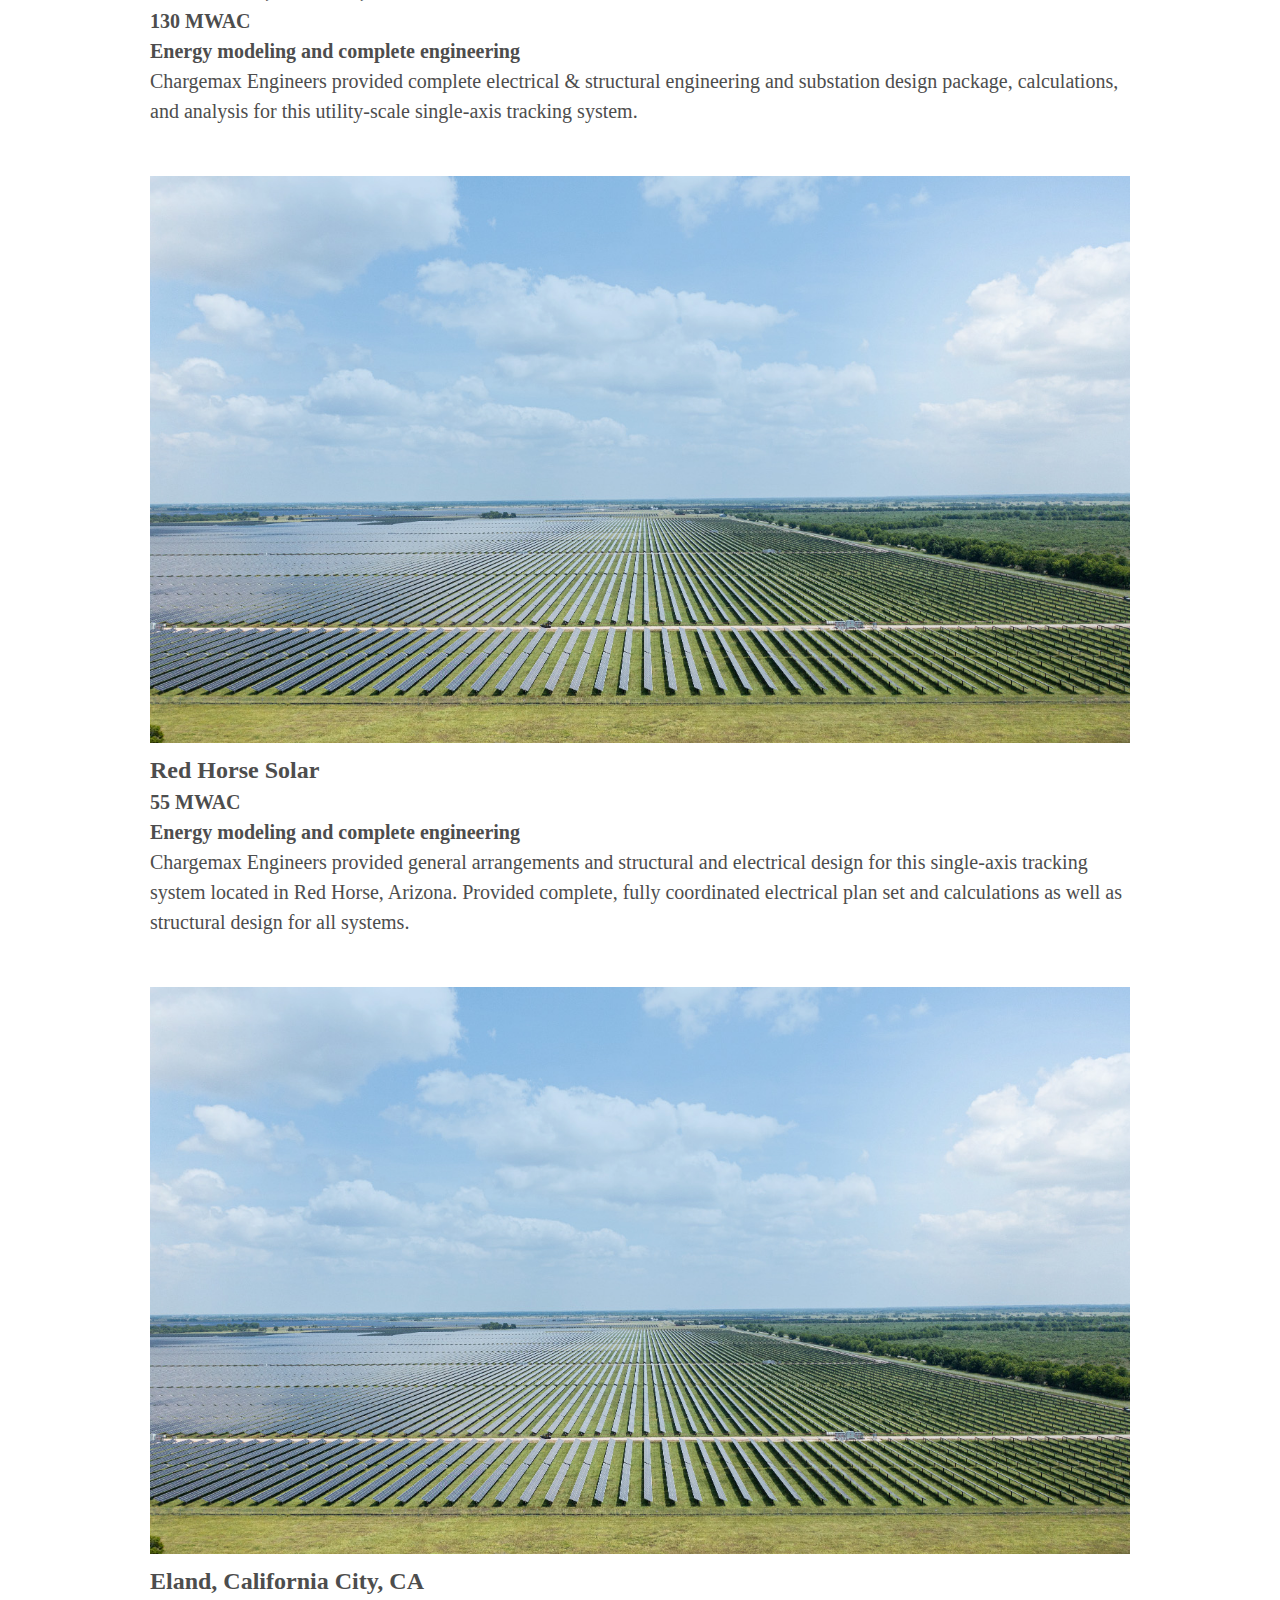
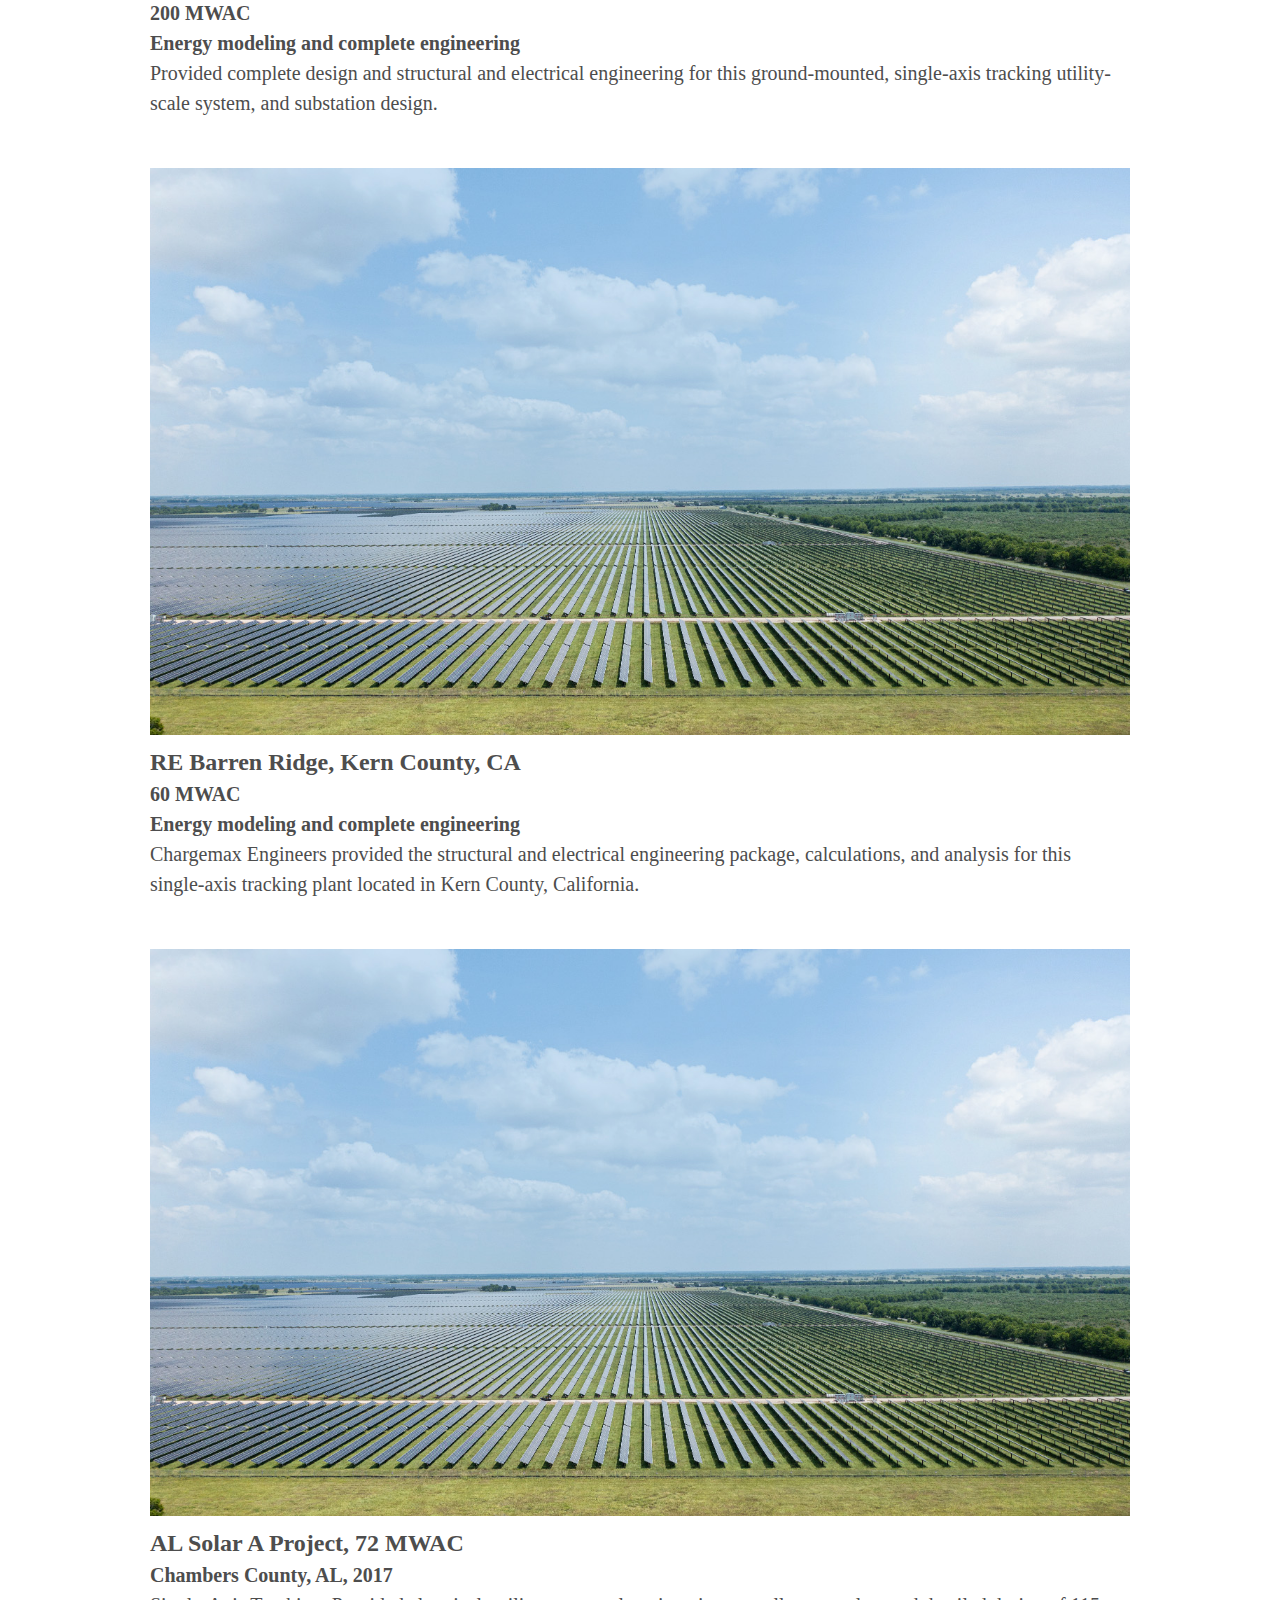
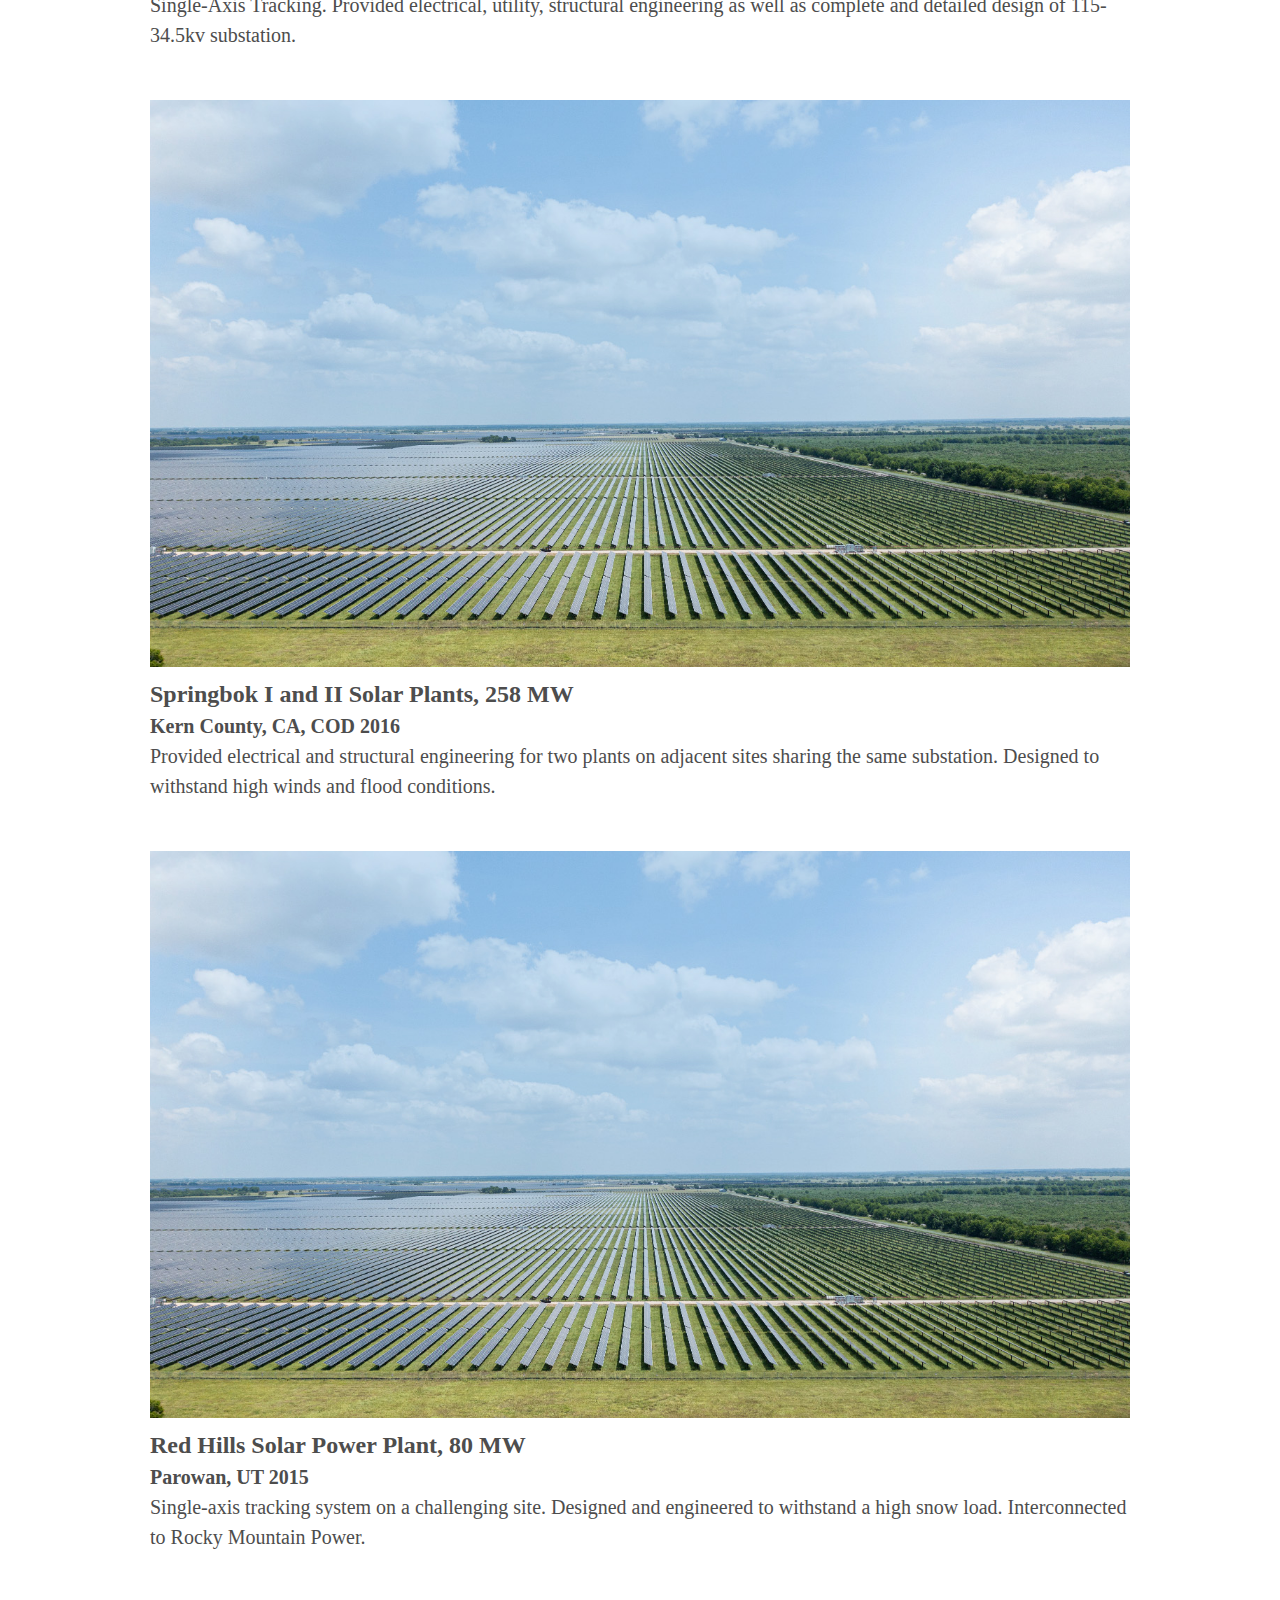
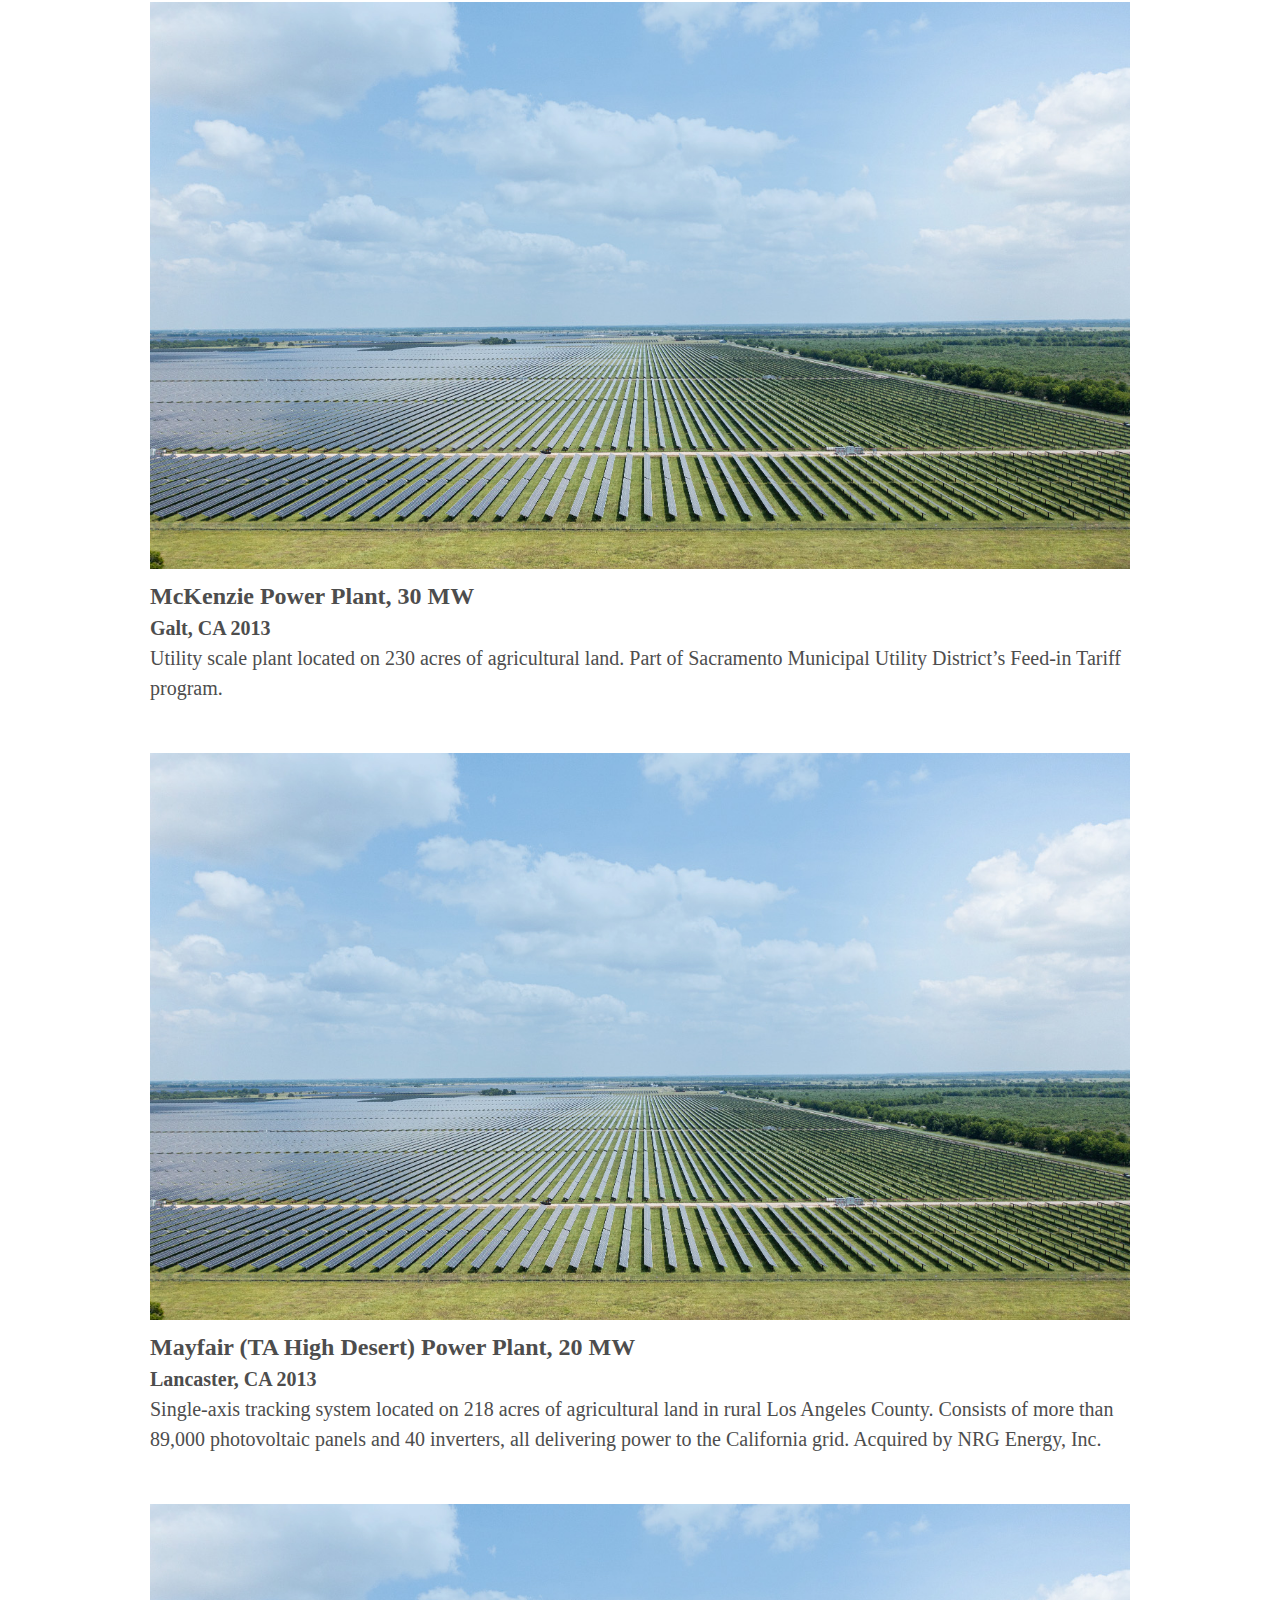
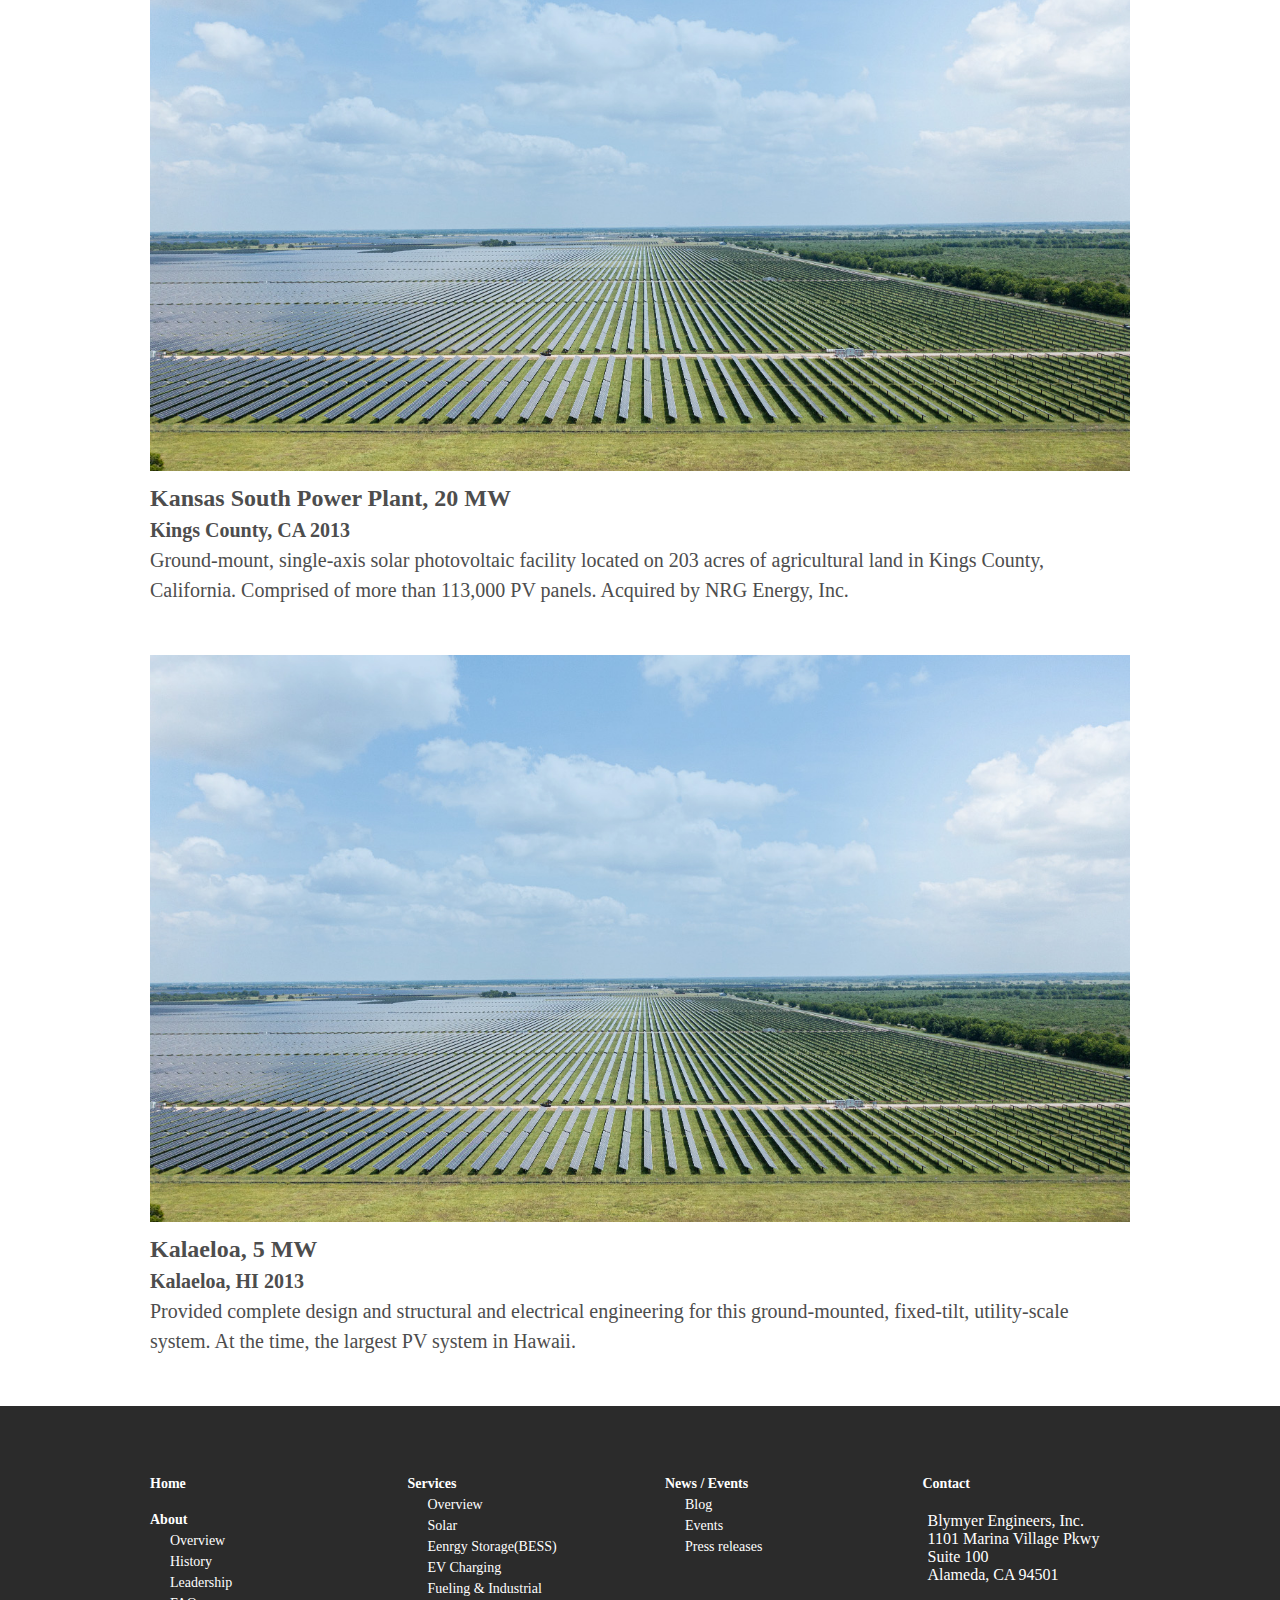
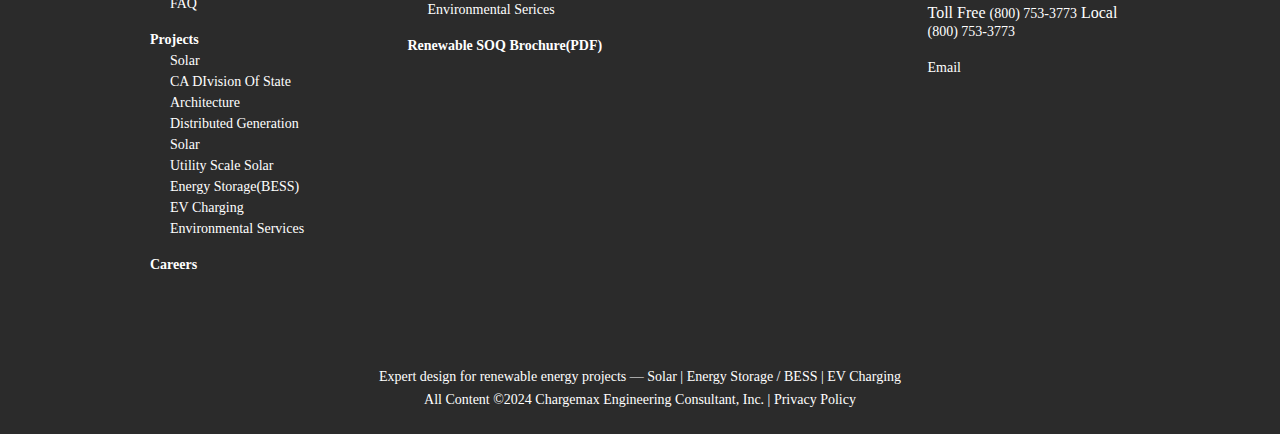
<file: projects-solar.html>
<!DOCTYPE html>
<html lang="en">
<head>
    <meta charset="UTF-8">
    <meta name="viewport" content="width=device-width, initial-scale=1.0">
    <title>Projects Solar</title>
    <link rel="stylesheet" href="https://cdn.jsdelivr.net/npm/swiper@11/swiper-bundle.min.css" />
    <script src="https://cdn.jsdelivr.net/npm/swiper@11/swiper-bundle.min.js"></script>
    <link rel="stylesheet" href="https://cdnjs.cloudflare.com/ajax/libs/font-awesome/6.0.0-beta3/css/all.min.css" integrity="sha512-Fo3rlrZj/k7ujTnHg4CGR2D7kSs0v4LLanw2qksYuRlEzO+tcaEPQogQ0KaoGN26/zrn20ImR1DfuLWnOo7aBA==" crossorigin="anonymous" referrerpolicy="no-referrer" />
    <link rel="stylesheet" href="assets/css/style.css">
</head>
<body>

    <!-- Responsive Navbar -->

    <header>
        <div class="min-center-div">
            <nav>
                <div class="logo" id="logo">
                    <a href="index.html">
                        <img src="assets/images/Logo.jpg" alt="Website Logo">
                    </a>
                </div>
                <ul class="links">
                    <li>
                        <a href="about.html">About</a>
                    </li>
                    <li>
                        <a href="services.html">Services <i class="fa-solid fa-chevron-down"></i></a>
                        <ul class="dropdown">
                            <li><a href="services.html">Overview</a></li>
                            <li><a href="solar-service.html">Solar</a></li>
                            <li><a href="#">Energy Storage(BESS)</a></li>
                            <li><a href="#">EV Charging</a></li>
                        </ul>
                    </li>
                    <li>
                        <a href="projects-solar.html">Projects <i class="fa-solid fa-chevron-down"></i></a>
                        <ul class="dropdown">
                            <li class="no-link"><a href="projects-solar.html">Solar</a></li>
                            <li class="sub-link"><a href="projects-solar.html">Solar</a></li>
                            <li class="sub-link"><a href="projects-solar.html">Solar</a></li>
                            <li><a href="#">Energy Storage(BESS)</a></li>
                            <li><a href="#">EV Charging</a></li>
                        </ul>
                    </li>
                    <li>
                        <a href="#">News / Events <i class="fa-solid fa-chevron-down"></i></a>
                        <ul class="dropdown">
                            <li><a href="blog-collection.html">Blog</a></li>
                            <li><a href="#">Events</a></li>
                        </ul>
                    </li>
                    <li>
                        <a href="contact.html">Contact</a>
                    </li>
                </ul>
                <div class="hamburger">
                    <button class="hamburger-btn"><i class="fas fa-bars" id="icon"></i></button>
                </div>
            </nav>
            <div class="hamburger-menu">
                <ul>
                    <li>
                        <a href="about.html">About</a>
                    </li>
                    <li class="accordion">
                        <div class="content">
                            <a href="services.html">Services</a>
                            <i class="fa-solid fa-chevron-down"></i>
                        </div>
                        <ul class="accordion-content">
                            <li>
                                <a href="services.html">Overview</a>
                            </li>
                            <li>
                                <a href="solar-service.html">Solar</a>
                            </li>
                            <li>
                                <a href="#">Energy Storage(BESS)</a>
                            </li>
                            <li>
                                <a href="#">EV Charging</a>
                            </li>
                        </ul>
                    </li>
                    <li class="accordion">
                        <div class="content">
                            <a href="projects-solar.html">Projects</a>
                            <i class="fa-solid fa-chevron-down"></i>
                        </div>
                        <ul class="accordion-content">
                            <li>
                                <a href="projects-solar.html">Solar Project 1</a>
                            </li>
                            <li>
                                <a href="projects-solar.html">Solar Project 2</a>
                            </li>
                            <li>
                                <a href="projects-solar.html">Solar Project 3</a>
                            </li>
                            <li>
                                <a href="projects-solar.html">Solar Project 4</a>
                            </li>
                            <li>
                                <a href="#">Energy Storage(BESS)</a>
                            </li>
                            <li>
                                <a href="#">EV Charging</a>
                            </li>
                        </ul>
                    </li>
                    <li class="accordion">
                        <div class="content">
                            <a href="blog-collection.html">News / Events </a>
                            <i class="fa-solid fa-chevron-down"></i>
                        </div>
                        <ul class="accordion-content">
                            <li>
                                <a href="blog-collection.html">News</a>
                            </li>
                            <li>
                                <a href="#">Events</a>
                            </li>
                        </ul>
                    </li>
                    <li>
                        <a href="contact.html">Contact</a>
                    </li>
                </ul>
            </div>
        </div>
    </header>

    <section class="project-wrapper">
        <div class="content-wrapper">
            <h1>Solar Engineering Projects</h1>
            <h2>Utility Scale Solar</h2>
            <a class="pdf" href="https://blymyerengineers.com/wp-content/uploads/2022/09/Utility-scale_solar_Project_list_08-10-2022.pdf"><i class="fa-solid fa-file-pdf"></i>View full project list</a>
            <div class="content-block">
                <div class="img-wrapper">
                    <img src="./assets/images/solar 2.jpg" alt="">
                </div>
                <div class="heading">
                    <span>Taygette 1 & 2, Pecos County, Texas</span>
                    <p>500 MW/1.5 GWh</p>
                    <p>Energy modeling and complete engineering</p>
                </div>
                <p>Provided complete design and structural and electrical engineering for this ground-mounted, single-axis tracking utility-scale system, and substation design. Adds enough solar electricity to the U.S. grid to power 180,000 homes per year.</p>
            </div>
            <div class="content-block">
                <div class="img-wrapper">
                    <img src="./assets/images/solar 2.jpg" alt="">
                </div>
                <div class="heading">
                    <span>Prospero 1& 2, Andrews, Texas</span>
                    <p>550 MWAC</p>
                </div>
                <p>Blymyer Engineers prepared the PVSyst report, site plan, general arrangement, and complete electrical and structural engineering, and substation design for a total of 550 MWAC across two single-axis tracking utility-scale systems in Andrews, Texas.</p>
            </div>
            <div class="content-block">
                <div class="img-wrapper">
                    <img src="./assets/images/solar 2.jpg" alt="">
                </div>
                <div class="heading">
                    <span>Muscle Shoals, Colbert County, AL</span>
                    <p>227 MWAC</p>
                    <p>Electrical Engineering, Structural Engineering, Substation Design</p>
                </div>
                <p>Single-Axis Tracking. Provided electrical, utility, and structural engineering as well as complete and detailed design of 115-34.5 kv substation.</p>
            </div>
            <div class="content-block">
                <div class="img-wrapper">
                    <img src="./assets/images/solar 2.jpg" alt="">
                </div>
                <div class="heading">
                    <span>Elara Solar, Pearsall, TX</span>
                    <p>130 MWAC</p>
                    <p>Energy modeling and complete engineering</p>
                </div>
                <p>Chargemax Engineers provided complete electrical & structural engineering and substation design package, calculations, and analysis for this utility-scale single-axis tracking system.</p>
            </div>
            <div class="content-block">
                <div class="img-wrapper">
                    <img src="./assets/images/solar 2.jpg" alt="">
                </div>
                <div class="heading">
                    <span>Red Horse Solar</span>
                    <p>55 MWAC</p>
                    <p>Energy modeling and complete engineering</p>
                </div>
                <p>Chargemax Engineers provided general arrangements and structural and electrical design for this single-axis tracking system located in Red Horse, Arizona. Provided complete, fully coordinated electrical plan set and calculations as well as structural design for all systems.</p>
            </div>
            <div class="content-block">
                <div class="img-wrapper">
                    <img src="./assets/images/solar 2.jpg" alt="">
                </div>
                <div class="heading">
                    <span>Eland, California City, CA</span>
                    <p>200 MWAC</p>
                    <p>Energy modeling and complete engineering</p>
                </div>
                <p>Provided complete design and structural and electrical engineering for this ground-mounted, single-axis tracking utility-scale system, and substation design.</p>
            </div>
            <div class="content-block">
                <div class="img-wrapper">
                    <img src="./assets/images/solar 2.jpg" alt="">
                </div>
                <div class="heading">
                    <span>RE Barren Ridge, Kern County, CA</span>
                    <p>60 MWAC</p>
                    <p>Energy modeling and complete engineering</p>
                </div>
                <p>Chargemax Engineers provided the structural and electrical engineering package, calculations, and analysis for this single-axis tracking plant located in Kern County, California.</p>
            </div>
            <div class="content-block">
                <div class="img-wrapper">
                    <img src="./assets/images/solar 2.jpg" alt="">
                </div>
                <div class="heading">
                    <span>AL Solar A Project, 72 MWAC</span>
                    <p>Chambers County, AL, 2017</p>
                </div>
                <p>Single-Axis Tracking. Provided electrical, utility, structural engineering as well as complete and detailed design of 115-34.5kv substation.</p>
            </div>
            <div class="content-block">
                <div class="img-wrapper">
                    <img src="./assets/images/solar 2.jpg" alt="">
                </div>
                <div class="heading">
                    <span>Springbok I and II Solar Plants, 258 MW</span>
                    <p>Kern County, CA, COD 2016</p>
                </div>
                <p>Provided electrical and structural engineering for two plants on adjacent sites sharing the same substation. Designed to withstand high winds and flood conditions.</p>
            </div>
            <div class="content-block">
                <div class="img-wrapper">
                    <img src="./assets/images/solar 2.jpg" alt="">
                </div>
                <div class="heading">
                    <span>Red Hills Solar Power Plant, 80 MW</span>
                    <p>Parowan, UT 2015</p>
                </div>
                <p>Single-axis tracking system on a challenging site. Designed and engineered to withstand a high snow load.  Interconnected to Rocky Mountain Power.</p>
            </div>
            <div class="content-block">
                <div class="img-wrapper">
                    <img src="./assets/images/solar 2.jpg" alt="">
                </div>
                <div class="heading">
                    <span>McKenzie Power Plant, 30 MW</span>
                    <p>Galt, CA 2013</p>
                </div>
                <p>Utility scale plant located on 230 acres of agricultural land. Part of Sacramento Municipal Utility District’s Feed-in Tariff program.</p>
            </div>
            <div class="content-block">
                <div class="img-wrapper">
                    <img src="./assets/images/solar 2.jpg" alt="">
                </div>
                <div class="heading">
                    <span>Mayfair (TA High Desert) Power Plant, 20 MW</span>
                    <p>Lancaster, CA 2013</p>
                </div>
                <p>Single-axis tracking system located on 218 acres of agricultural land in rural Los Angeles County. Consists of more than 89,000 photovoltaic panels and 40 inverters, all delivering power to the California grid. Acquired by NRG Energy, Inc.</p>
            </div>
            <div class="content-block">
                <div class="img-wrapper">
                    <img src="./assets/images/solar 2.jpg" alt="">
                </div>
                <div class="heading">
                    <span>Kansas South Power Plant, 20 MW</span>
                    <p>Kings County, CA 2013</p>
                </div>
                <p>Ground-mount, single-axis solar photovoltaic facility located on 203 acres of agricultural land in Kings County, California. Comprised of more than 113,000 PV panels. Acquired by NRG Energy, Inc.</p>
            </div>
            <div class="content-block">
                <div class="img-wrapper">
                    <img src="./assets/images/solar 2.jpg" alt="">
                </div>
                <div class="heading">
                    <span>Kalaeloa, 5 MW</span>
                    <p>Kalaeloa, HI 2013</p>
                </div>
                <p>Provided complete design and structural and electrical engineering for this ground‐mounted, fixed‐tilt, utility-scale system. At the time, the largest PV system in Hawaii.</p>
            </div>
        </div>
    </section>    

    <!-- Footer  -->

    <footer>
        <div class="footer-wrapper">
            <ul class="main-menu">
                <li>
                    <a href="index.html">Home</a>
                </li>
                <li>
                    <a href="about.html">About</a>
                    <ul class="submenu">
                        <li>
                            <a href="about.html#storyAbout">Overview</a>
                        </li>
                        <li>
                            <a href="about.html#historyAbout">History</a>
                        </li>
                        <li>
                            <a href="about.html#teamAbout">Leadership</a>
                        </li>
                        <li>
                            <a href="about.html#faqAbout">FAQ</a>
                        </li>
                    </ul>
                </li>
                <li>
                    <a href="projects-solar.html">Projects</a>
                    <ul class="submenu">
                        <li>
                            <a href="projects-solar.html">Solar</a>
                        </li>
                        <li>
                            <a href="projects-solar.html#">CA DIvision Of State</a>
                        </li>
                        <li>
                            <a href="projects-solar.html#">Architecture</a>
                        </li>
                        <li>
                            <a href="projects-solar.html#">Distributed Generation</a>
                        </li>
                        <li>
                            <a href="projects-solar.html#">Solar</a>
                        </li>
                        <li>
                            <a href="projects-solar.html#">Utility Scale Solar</a>
                        </li>
                        <li>
                            <a href="projects-solar.html#">Energy Storage(BESS)</a>
                        </li>
                        <li>
                            <a href="projects-solar.html#">EV Charging</a>
                        </li>
                        <li>
                            <a href="projects-solar.html#">Environmental Services</a>
                        </li>
                    </ul>
                </li>
                <li>
                    <a href="#">Careers</a>
                </li>
            </ul>

            <ul class="main-menu">
                <li>
                    <a href="services.html">Services</a>
                    <ul class="submenu">
                        <li>
                            <a href="services.html">Overview</a>
                        </li>
                        <li>
                            <a href="solar-service.html">Solar</a>
                        </li>
                        <li>
                            <a href="services.html">Eenrgy Storage(BESS)</a>
                        </li>
                        <li>
                            <a href="services.html">EV Charging</a>
                        </li>
                        <li>
                            <a href="services.html">Fueling & Industrial</a>
                        </li>
                        <li>
                            <a href="services.html">Environmental Serices</a>
                        </li>
                    </ul>
                </li>
                <li>
                    <a href="#">Renewable SOQ Brochure(PDF)</a>
                </li>
            </ul>

            <ul class="main-menu">
                <li>
                    <a href="#">News / Events</a>
                    <ul class="submenu">
                        <li>
                            <a href="blog-collection.html">Blog</a>
                        </li>
                        <li>
                            <a href="#">Events</a>
                        </li>
                        <li>
                            <a href="#">Press releases</a>
                        </li>
                    </ul>
                </li>
            </ul>

            <ul class="main-menu">
                <li>
                    <a href="contact.html">Contact</a>
                </li>
                <li class="icon-with-text">
                    <i class="fa-solid fa-location-dot"></i>
                    <p>Blymyer Engineers, Inc. </br>
                        1101 Marina Village Pkwy </br>
                        Suite 100 </br>
                        Alameda, CA 94501
                    </p>
                </li>
                <li class="icon-with-text">
                    <i class="fa-solid fa-mobile-screen-button"></i>
                    <p>Toll Free <a href="#">(800) 753-3773</a>
                        Local <a href="#">(800) 753-3773</a>
                    </p>
                </li>
                <li class="icon-with-text">
                    <i class="fa-solid fa-envelope"></i>
                    <a href="#">Email</a>
                </li>
            </ul>
        </div>
        <div class="credentials">
            <p>Expert design for renewable energy projects — Solar | Energy Storage / BESS | EV Charging</p>
            <p>All Content ©2024 Chargemax Engineering Consultant, Inc. | <a href="#">Privacy Policy</a></p>
        </div>
    </footer>

    <script src="assets/javascript/javascript.js"></script>
</body>
</html>
</file>
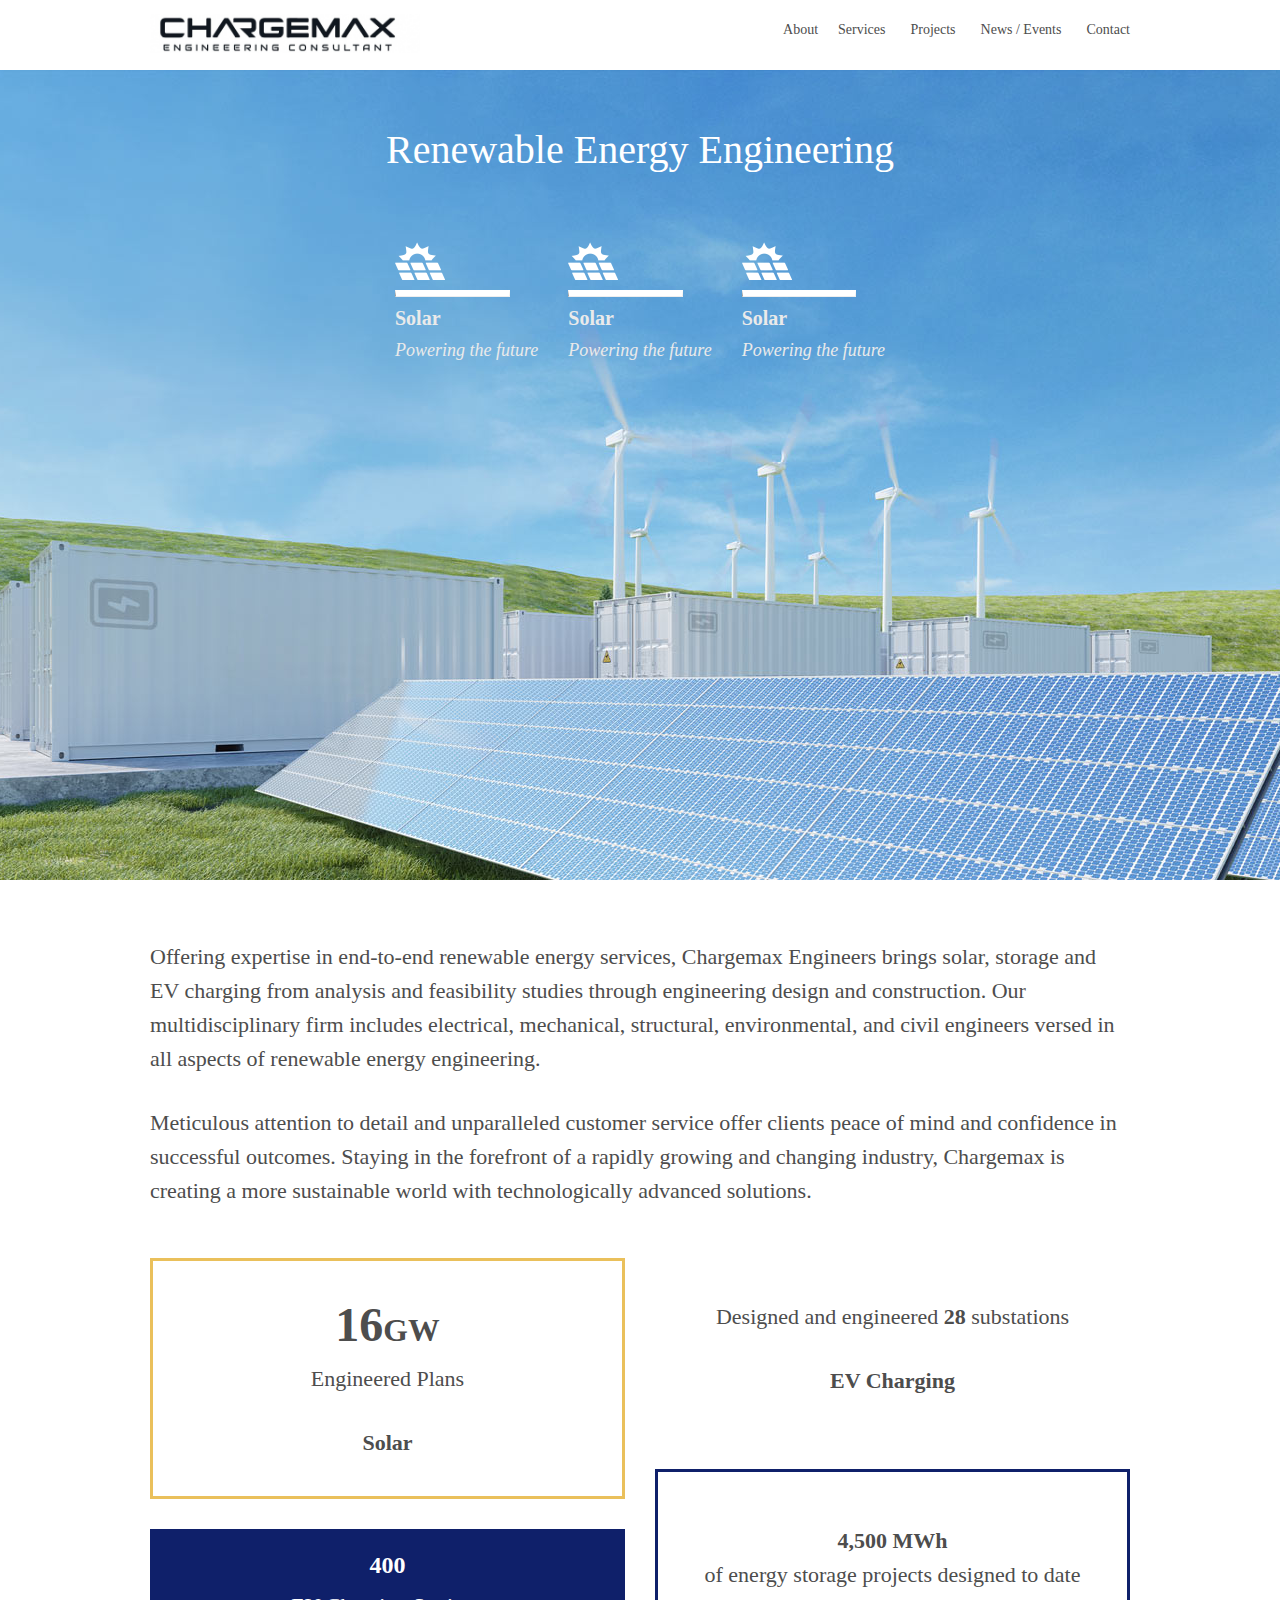
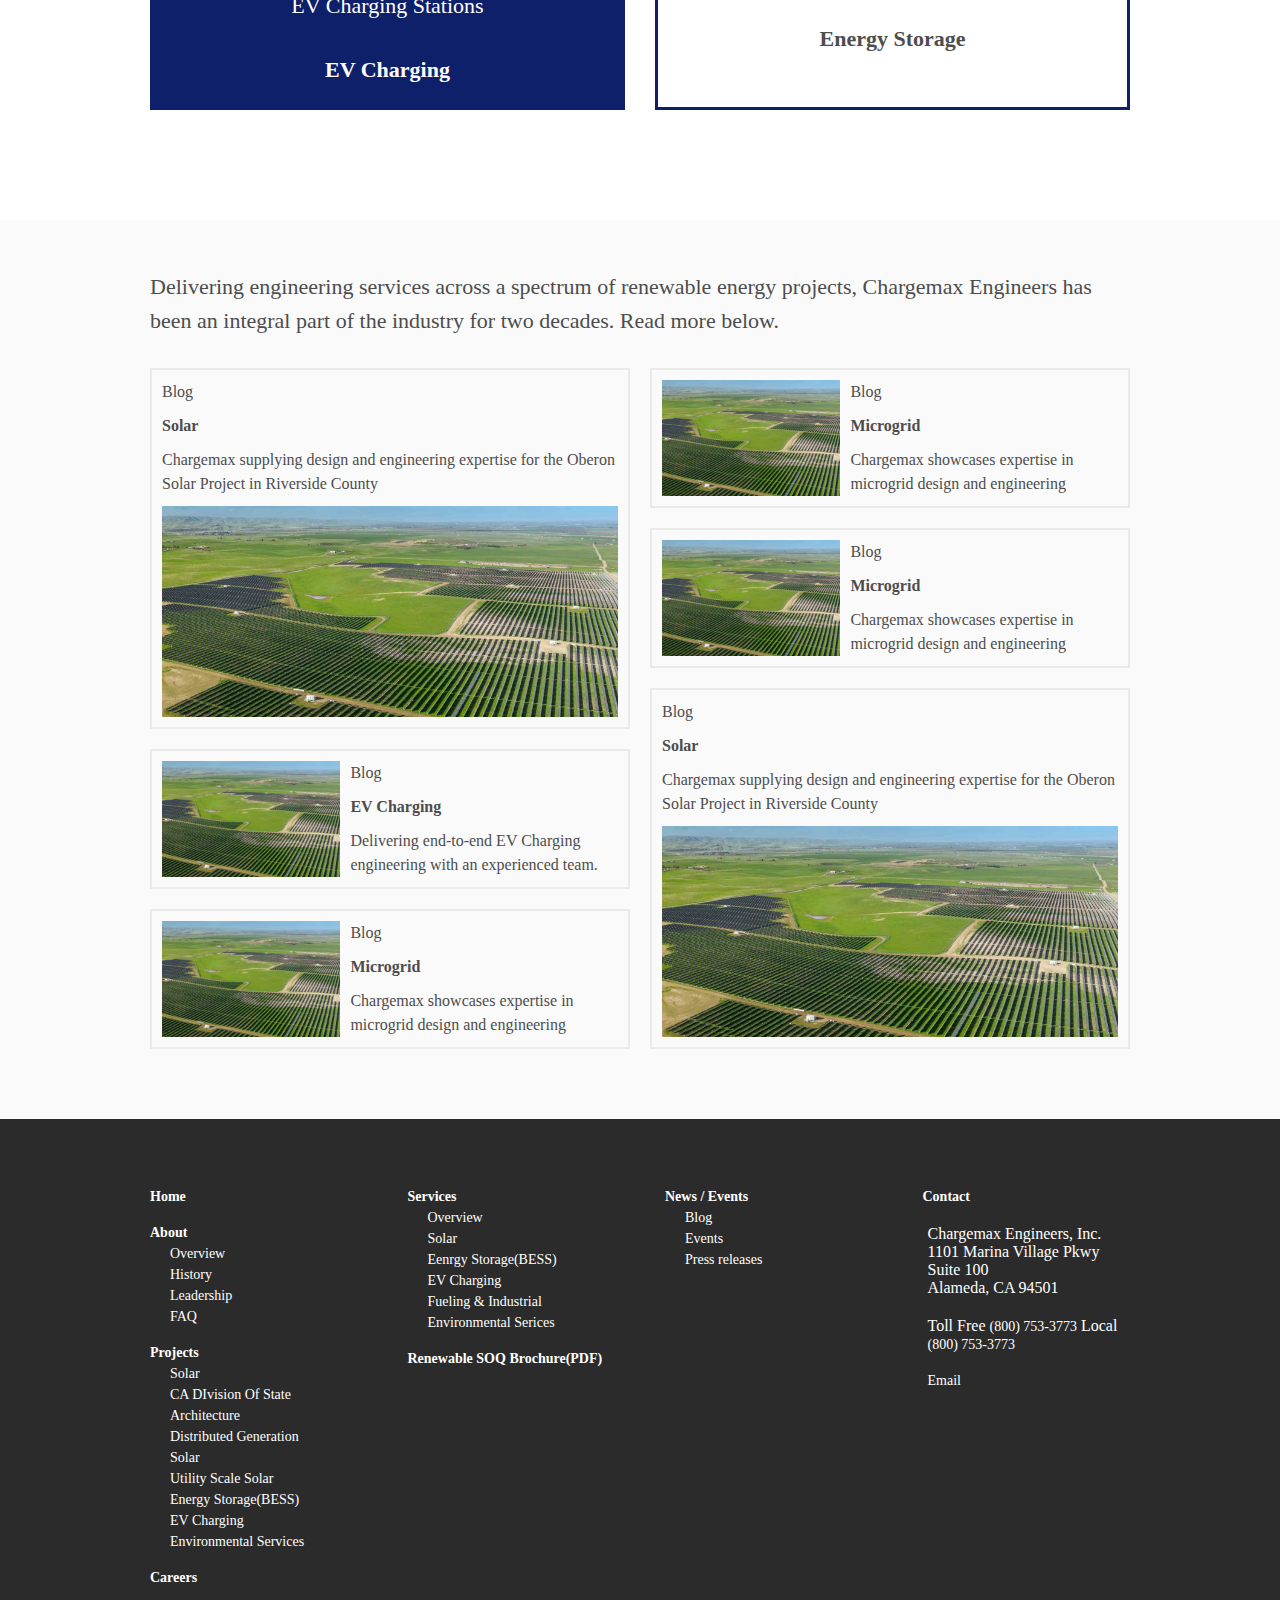
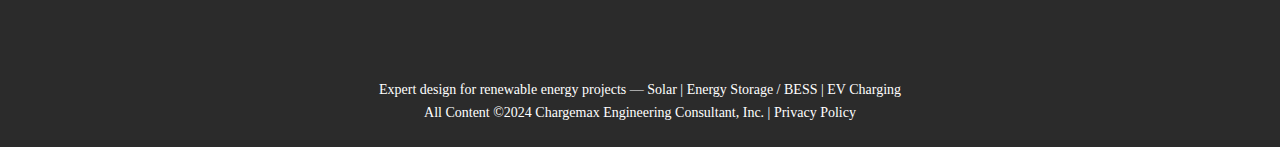
<file: services.html>
<!DOCTYPE html>
<html lang="en">
<head>
    <meta charset="UTF-8">
    <meta name="viewport" content="width=device-width, initial-scale=1.0">
    <title>Services</title>
    <link rel="stylesheet" href="https://cdn.jsdelivr.net/npm/swiper@11/swiper-bundle.min.css" />
    <script src="https://cdn.jsdelivr.net/npm/swiper@11/swiper-bundle.min.js"></script>
    <link rel="stylesheet" href="https://cdnjs.cloudflare.com/ajax/libs/font-awesome/6.0.0-beta3/css/all.min.css" integrity="sha512-Fo3rlrZj/k7ujTnHg4CGR2D7kSs0v4LLanw2qksYuRlEzO+tcaEPQogQ0KaoGN26/zrn20ImR1DfuLWnOo7aBA==" crossorigin="anonymous" referrerpolicy="no-referrer" />
    <link rel="stylesheet" href="assets/css/style.css">
</head>
<body>

    <!-- Responsive Navbar -->

    <header>
        <div class="min-center-div">
            <nav>
                <div class="logo" id="logo">
                    <a href="index.html">
                        <img src="assets/images/Logo.jpg" alt="Website Logo">
                    </a>
                </div>
                <ul class="links">
                    <li>
                        <a href="about.html">About</a>
                    </li>
                    <li>
                        <a href="services.html">Services <i class="fa-solid fa-chevron-down"></i></a>
                        <ul class="dropdown">
                            <li><a href="services.html">Overview</a></li>
                            <li><a href="solar-service.html">Solar</a></li>
                            <li><a href="#">Energy Storage(BESS)</a></li>
                            <li><a href="#">EV Charging</a></li>
                        </ul>
                    </li>
                    <li>
                        <a href="projects-solar.html">Projects <i class="fa-solid fa-chevron-down"></i></a>
                        <ul class="dropdown">
                            <li class="no-link"><a href="projects-solar.html">Solar</a></li>
                            <li class="sub-link"><a href="projects-solar.html">Solar</a></li>
                            <li class="sub-link"><a href="projects-solar.html">Solar</a></li>
                            <li><a href="#">Energy Storage(BESS)</a></li>
                            <li><a href="#">EV Charging</a></li>
                        </ul>
                    </li>
                    <li>
                        <a href="#">News / Events <i class="fa-solid fa-chevron-down"></i></a>
                        <ul class="dropdown">
                            <li><a href="blog-collection.html">Blog</a></li>
                            <li><a href="#">Events</a></li>
                        </ul>
                    </li>
                    <li>
                        <a href="contact.html">Contact</a>
                    </li>
                </ul>
                <div class="hamburger">
                    <button class="hamburger-btn"><i class="fas fa-bars" id="icon"></i></button>
                </div>
            </nav>
            <div class="hamburger-menu">
                <ul>
                    <li>
                        <a href="about.html">About</a>
                    </li>
                    <li class="accordion">
                        <div class="content">
                            <a href="services.html">Services</a>
                            <i class="fa-solid fa-chevron-down"></i>
                        </div>
                        <ul class="accordion-content">
                            <li>
                                <a href="services.html">Overview</a>
                            </li>
                            <li>
                                <a href="solar-service.html">Solar</a>
                            </li>
                            <li>
                                <a href="#">Energy Storage(BESS)</a>
                            </li>
                            <li>
                                <a href="#">EV Charging</a>
                            </li>
                        </ul>
                    </li>
                    <li class="accordion">
                        <div class="content">
                            <a href="projects-solar.html">Projects</a>
                            <i class="fa-solid fa-chevron-down"></i>
                        </div>
                        <ul class="accordion-content">
                            <li>
                                <a href="projects-solar.html">Solar Project 1</a>
                            </li>
                            <li>
                                <a href="projects-solar.html">Solar Project 2</a>
                            </li>
                            <li>
                                <a href="projects-solar.html">Solar Project 3</a>
                            </li>
                            <li>
                                <a href="projects-solar.html">Solar Project 4</a>
                            </li>
                            <li>
                                <a href="#">Energy Storage(BESS)</a>
                            </li>
                            <li>
                                <a href="#">EV Charging</a>
                            </li>
                        </ul>
                    </li>
                    <li class="accordion">
                        <div class="content">
                            <a href="blog-collection.html">News / Events </a>
                            <i class="fa-solid fa-chevron-down"></i>
                        </div>
                        <ul class="accordion-content">
                            <li>
                                <a href="blog-collection.html">News</a>
                            </li>
                            <li>
                                <a href="#">Events</a>
                            </li>
                        </ul>
                    </li>
                    <li>
                        <a href="contact.html">Contact</a>
                    </li>
                </ul>
            </div>
        </div>
    </header>

    <section class="services-landing">
        <div class="content-wrapper">
            <h1>Renewable Energy Engineering</h1>
            <div class="link-container">
                <a class="link-wrapper" href="#">
                    <div class="img-wrapper">
                        <img src="/assets/images/01-solaricon-white.png" class="normal" alt="">
                        <img src="/assets/images/01-solaricon-e07c00.png" class="hover" alt="">
                    </div>
                    <hr>
                    <span>Solar</span>
                    <p>Powering the future</p>
                </a>
                <a class="link-wrapper" href="#">
                    <div class="img-wrapper">
                        <img src="/assets/images/01-solaricon-white.png" class="normal" alt="">
                        <img src="/assets/images/01-solaricon-e07c00.png" class="hover" alt="">
                    </div>
                    <hr>
                    <span>Solar</span>
                    <p>Powering the future</p>
                </a>
                <a class="link-wrapper" href="#">
                    <div class="img-wrapper">
                        <img src="/assets/images/01-solaricon-white.png" class="normal" alt="">
                        <img src="/assets/images/01-solaricon-e07c00.png" class="hover" alt="">
                    </div>
                    <hr>
                    <span>Solar</span>
                    <p>Powering the future</p>
                </a>
            </div>
        </div>
    </section>

    <section class="statistics">
        <div class="content-wrapper">
            <p>Offering expertise in end-to-end renewable energy services, Chargemax Engineers brings solar, storage and EV charging from analysis and feasibility studies through engineering design and construction. Our multidisciplinary firm includes electrical, mechanical, structural, environmental, and civil engineers versed in all aspects of renewable energy engineering.</p>
            <p>Meticulous attention to detail and unparalleled customer service offer clients peace of mind and confidence in successful outcomes. Staying in the forefront of a rapidly growing and changing industry, Chargemax is creating a more sustainable world with technologically advanced solutions.</p>
            <div class="grid-chart">
                <div class="grid-block" style="border: 3px solid #eac05b;">
                    <div class="heading">
                        <h4 style="font-size: 300%;">16<span style="font-size: 66%;">GW</span></h4>
                        <p>Engineered Plans</p>
                    </div>
                    <p>Solar</p>
                </div>
                <div class="grid-block" style="border: 3px solid transparent; background: #0f206a; color: white;">
                    <div class="heading">
                        <h4 style="font-size: 150%;">400</h4>
                        <p style="color: white;">EV Charging Stations</p>
                    </div>
                    <p style="color: white;">EV Charging</p>
                </div>
                <div class="grid-block" style="border: 3px solid transparent;">
                    <div class="heading">
                        <p>Designed and engineered <span>28</span> substations</p>
                    </div>
                    <p>EV Charging</p>
                </div>
                <div class="grid-block" style="border: 3px solid #0f206a;">
                    <div class="heading">
                        <p><span>4,500 MWh</span></br>of energy storage projects designed to date</p>
                    </div>
                    <p>Energy Storage</p>
                </div>
            </div>
        </div>
    </section>

    <section class="blog-collection">
        <div class="content-wrapper">
            <p>Delivering engineering services across a spectrum of renewable energy projects, Chargemax Engineers has been an integral part of the industry for two decades. Read more below.</p>
            <div class="blogs-container">
                <div class="blog-wrapper big-blog">
                    <div class="link-container">
                        <a href="#">Blog</a>
                        <a href="#"><span>Solar</span></a>
                        <a href="#">Chargemax supplying design and engineering expertise for the Oberon Solar Project in Riverside County</a>
                    </div>
                    <div class="img-wrapper">
                        <a href="#">
                            <img src="assets/images/solar.jpg" alt="">
                        </a>
                    </div>
                </div>
                <div class="blog-wrapper small-blog">
                    <div class="link-container">
                        <a href="#">Blog</a>
                        <a href="#"><span>EV Charging</span></a>
                        <a href="#">Delivering end-to-end EV Charging engineering with an experienced team.</a>
                    </div>
                    <div class="img-wrapper">
                        <a href="#">
                            <img src="assets/images/solar.jpg" alt="">
                        </a>
                    </div>
                </div>
                <div class="blog-wrapper small-blog">
                    <div class="link-container">
                        <a href="#">Blog</a>
                        <a href="#"><span>Microgrid</span></a>
                        <a href="#">Chargemax showcases expertise in microgrid design and engineering</a>
                    </div>
                    <div class="img-wrapper">
                        <a href="#">
                            <img src="assets/images/solar.jpg" alt="">
                        </a>
                    </div>
                </div>
                <div class="blog-wrapper small-blog">
                    <div class="link-container">
                        <a href="#">Blog</a>
                        <a href="#"><span>Microgrid</span></a>
                        <a href="#">Chargemax showcases expertise in microgrid design and engineering</a>
                    </div>
                    <div class="img-wrapper">
                        <a href="#">
                            <img src="assets/images/solar.jpg" alt="">
                        </a>
                    </div>
                </div>
                <div class="blog-wrapper small-blog">
                    <div class="link-container">
                        <a href="#">Blog</a>
                        <a href="#"><span>Microgrid</span></a>
                        <a href="#">Chargemax showcases expertise in microgrid design and engineering</a>
                    </div>
                    <div class="img-wrapper">
                        <a href="#">
                            <img src="assets/images/solar.jpg" alt="">
                        </a>
                    </div>
                </div>
                <div class="blog-wrapper big-blog">
                    <div class="link-container">
                        <a href="#">Blog</a>
                        <a href="#"><span>Solar</span></a>
                        <a href="#">Chargemax supplying design and engineering expertise for the Oberon Solar Project in Riverside County</a>
                    </div>
                    <div class="img-wrapper">
                        <a href="#">
                            <img src="assets/images/solar.jpg" alt="">
                        </a>
                    </div>
                </div>
            </div>
        </div>
    </section>
    

    <!-- Footer  -->

    <footer>
        <div class="footer-wrapper">
            <ul class="main-menu">
                <li>
                    <a href="index.html">Home</a>
                </li>
                <li>
                    <a href="about.html">About</a>
                    <ul class="submenu">
                        <li>
                            <a href="about.html#storyAbout">Overview</a>
                        </li>
                        <li>
                            <a href="about.html#historyAbout">History</a>
                        </li>
                        <li>
                            <a href="about.html#teamAbout">Leadership</a>
                        </li>
                        <li>
                            <a href="about.html#faqAbout">FAQ</a>
                        </li>
                    </ul>
                </li>
                <li>
                    <a href="projects-solar.html">Projects</a>
                    <ul class="submenu">
                        <li>
                            <a href="projects-solar.html">Solar</a>
                        </li>
                        <li>
                            <a href="projects-solar.html#">CA DIvision Of State</a>
                        </li>
                        <li>
                            <a href="projects-solar.html#">Architecture</a>
                        </li>
                        <li>
                            <a href="projects-solar.html#">Distributed Generation</a>
                        </li>
                        <li>
                            <a href="projects-solar.html#">Solar</a>
                        </li>
                        <li>
                            <a href="projects-solar.html#">Utility Scale Solar</a>
                        </li>
                        <li>
                            <a href="projects-solar.html#">Energy Storage(BESS)</a>
                        </li>
                        <li>
                            <a href="projects-solar.html#">EV Charging</a>
                        </li>
                        <li>
                            <a href="projects-solar.html#">Environmental Services</a>
                        </li>
                    </ul>
                </li>
                <li>
                    <a href="#">Careers</a>
                </li>
            </ul>

            <ul class="main-menu">
                <li>
                    <a href="services.html">Services</a>
                    <ul class="submenu">
                        <li>
                            <a href="services.html">Overview</a>
                        </li>
                        <li>
                            <a href="solar-service.html">Solar</a>
                        </li>
                        <li>
                            <a href="services.html">Eenrgy Storage(BESS)</a>
                        </li>
                        <li>
                            <a href="services.html">EV Charging</a>
                        </li>
                        <li>
                            <a href="services.html">Fueling & Industrial</a>
                        </li>
                        <li>
                            <a href="services.html">Environmental Serices</a>
                        </li>
                    </ul>
                </li>
                <li>
                    <a href="#">Renewable SOQ Brochure(PDF)</a>
                </li>
            </ul>

            <ul class="main-menu">
                <li>
                    <a href="#">News / Events</a>
                    <ul class="submenu">
                        <li>
                            <a href="blog-collection.html">Blog</a>
                        </li>
                        <li>
                            <a href="#">Events</a>
                        </li>
                        <li>
                            <a href="#">Press releases</a>
                        </li>
                    </ul>
                </li>
            </ul>

            <ul class="main-menu">
                <li>
                    <a href="contact.html">Contact</a>
                </li>
                <li class="icon-with-text">
                    <i class="fa-solid fa-location-dot"></i>
                    <p>Chargemax Engineers, Inc. </br>
                        1101 Marina Village Pkwy </br>
                        Suite 100 </br>
                        Alameda, CA 94501
                    </p>
                </li>
                <li class="icon-with-text">
                    <i class="fa-solid fa-mobile-screen-button"></i>
                    <p>Toll Free <a href="#">(800) 753-3773</a>
                        Local <a href="#">(800) 753-3773</a>
                    </p>
                </li>
                <li class="icon-with-text">
                    <i class="fa-solid fa-envelope"></i>
                    <a href="#">Email</a>
                </li>
            </ul>
        </div>
        <div class="credentials">
            <p>Expert design for renewable energy projects — Solar | Energy Storage / BESS | EV Charging</p>
            <p>All Content ©2024 Chargemax Engineering Consultant, Inc. | <a href="#">Privacy Policy</a></p>
        </div>
    </footer>

    <script src="assets/javascript/javascript.js"></script>
</body>
</html>
</file>
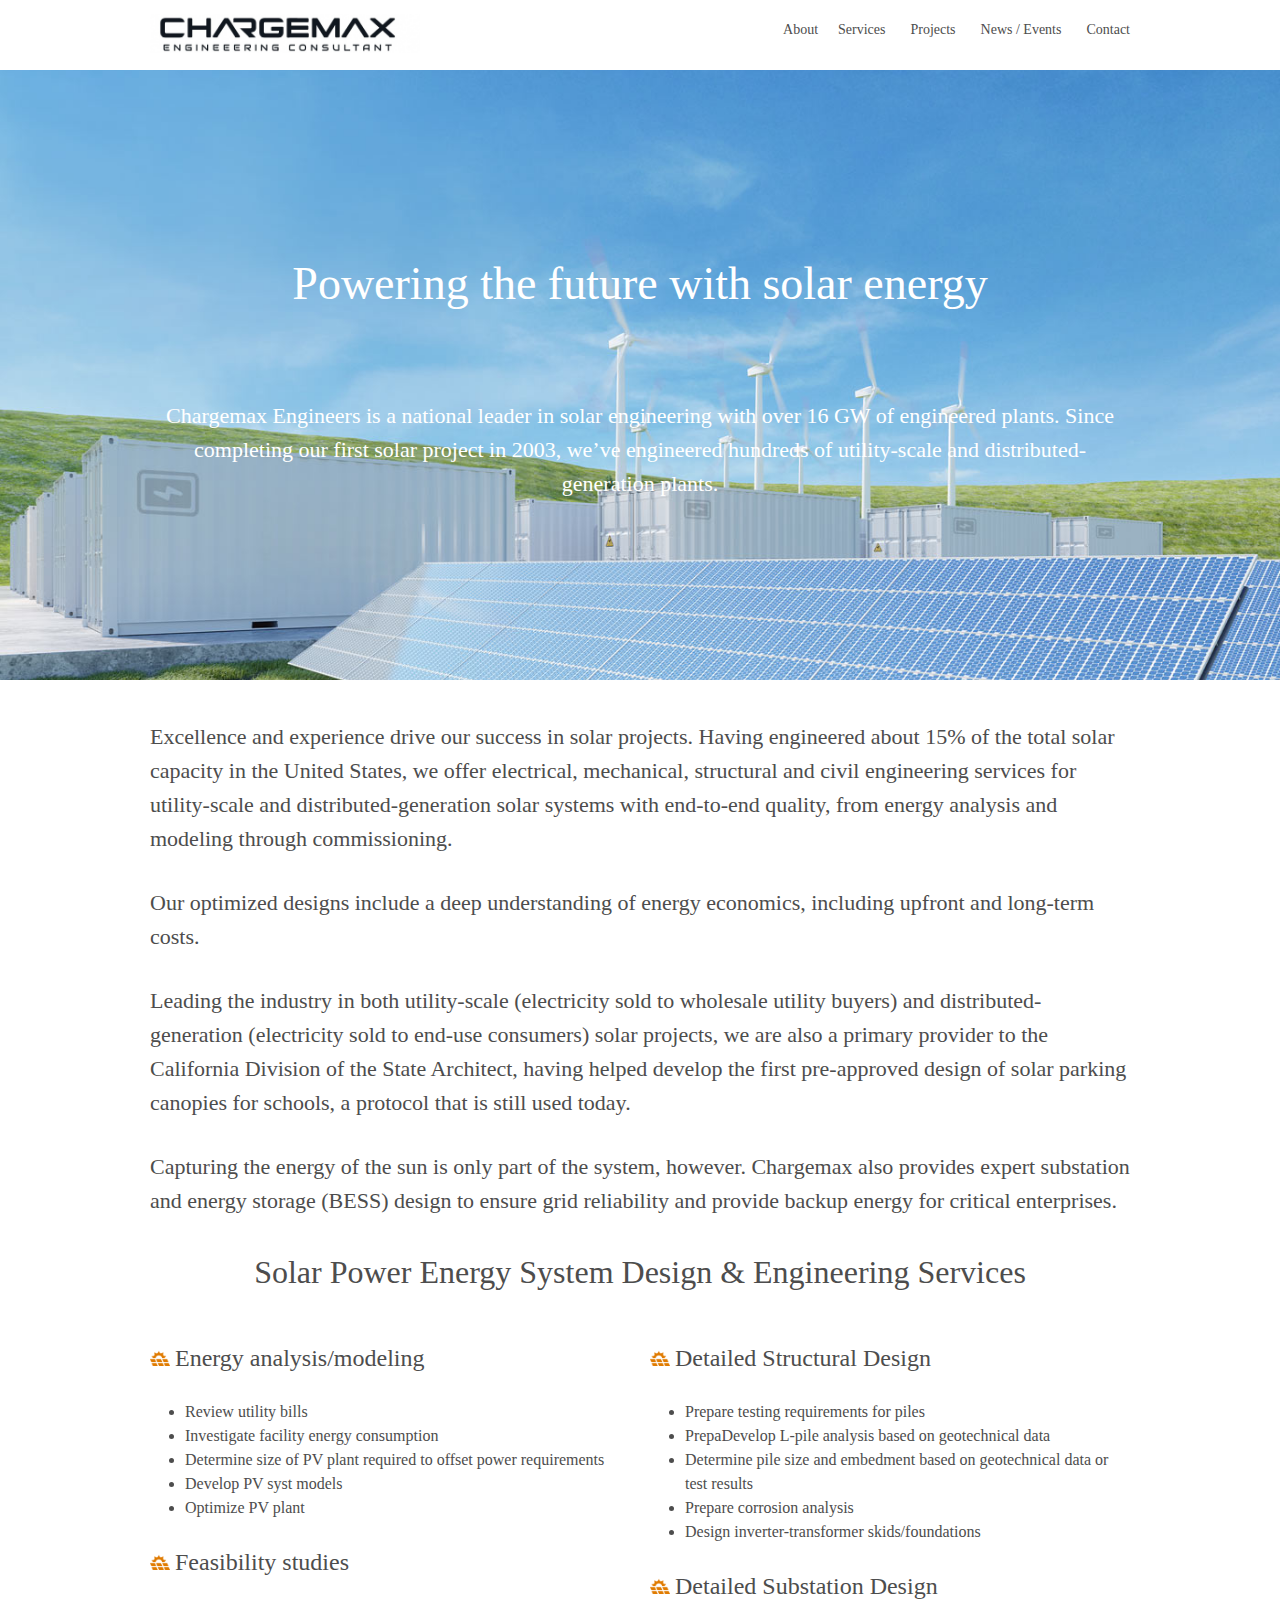
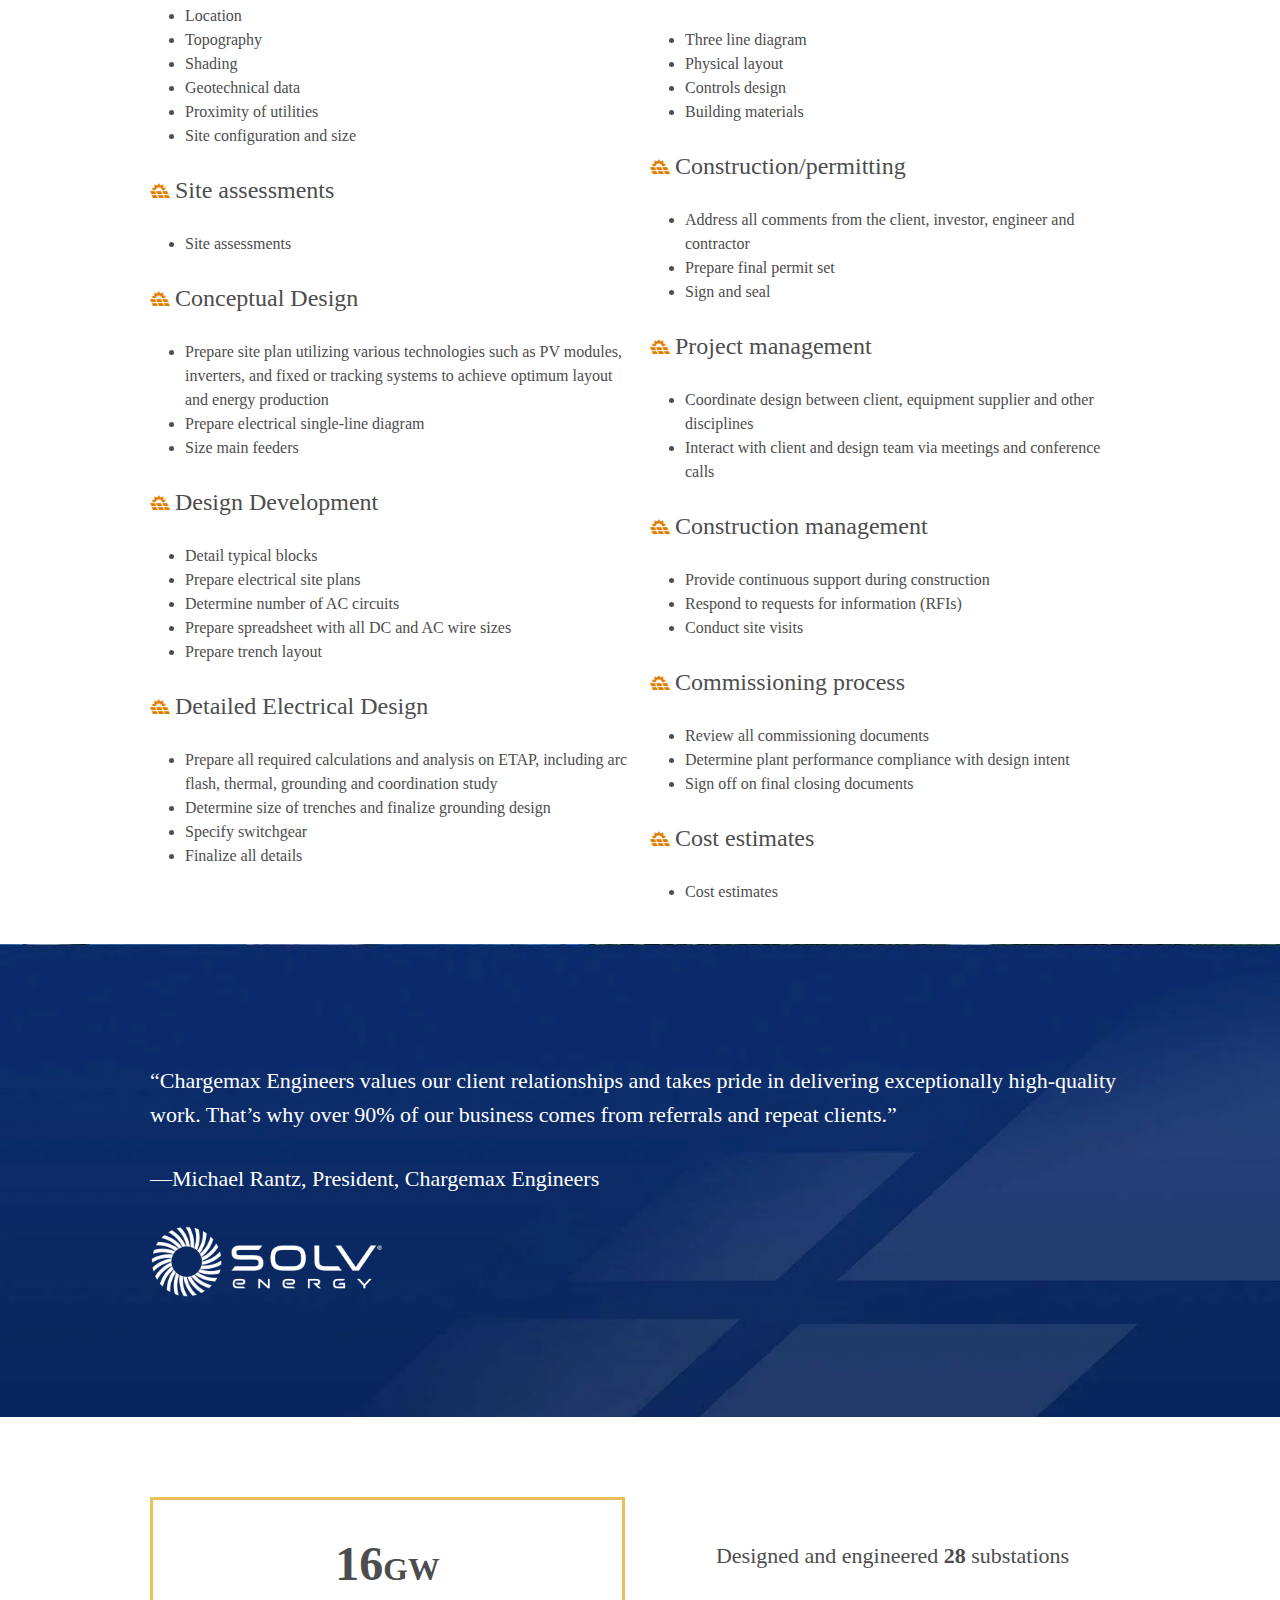
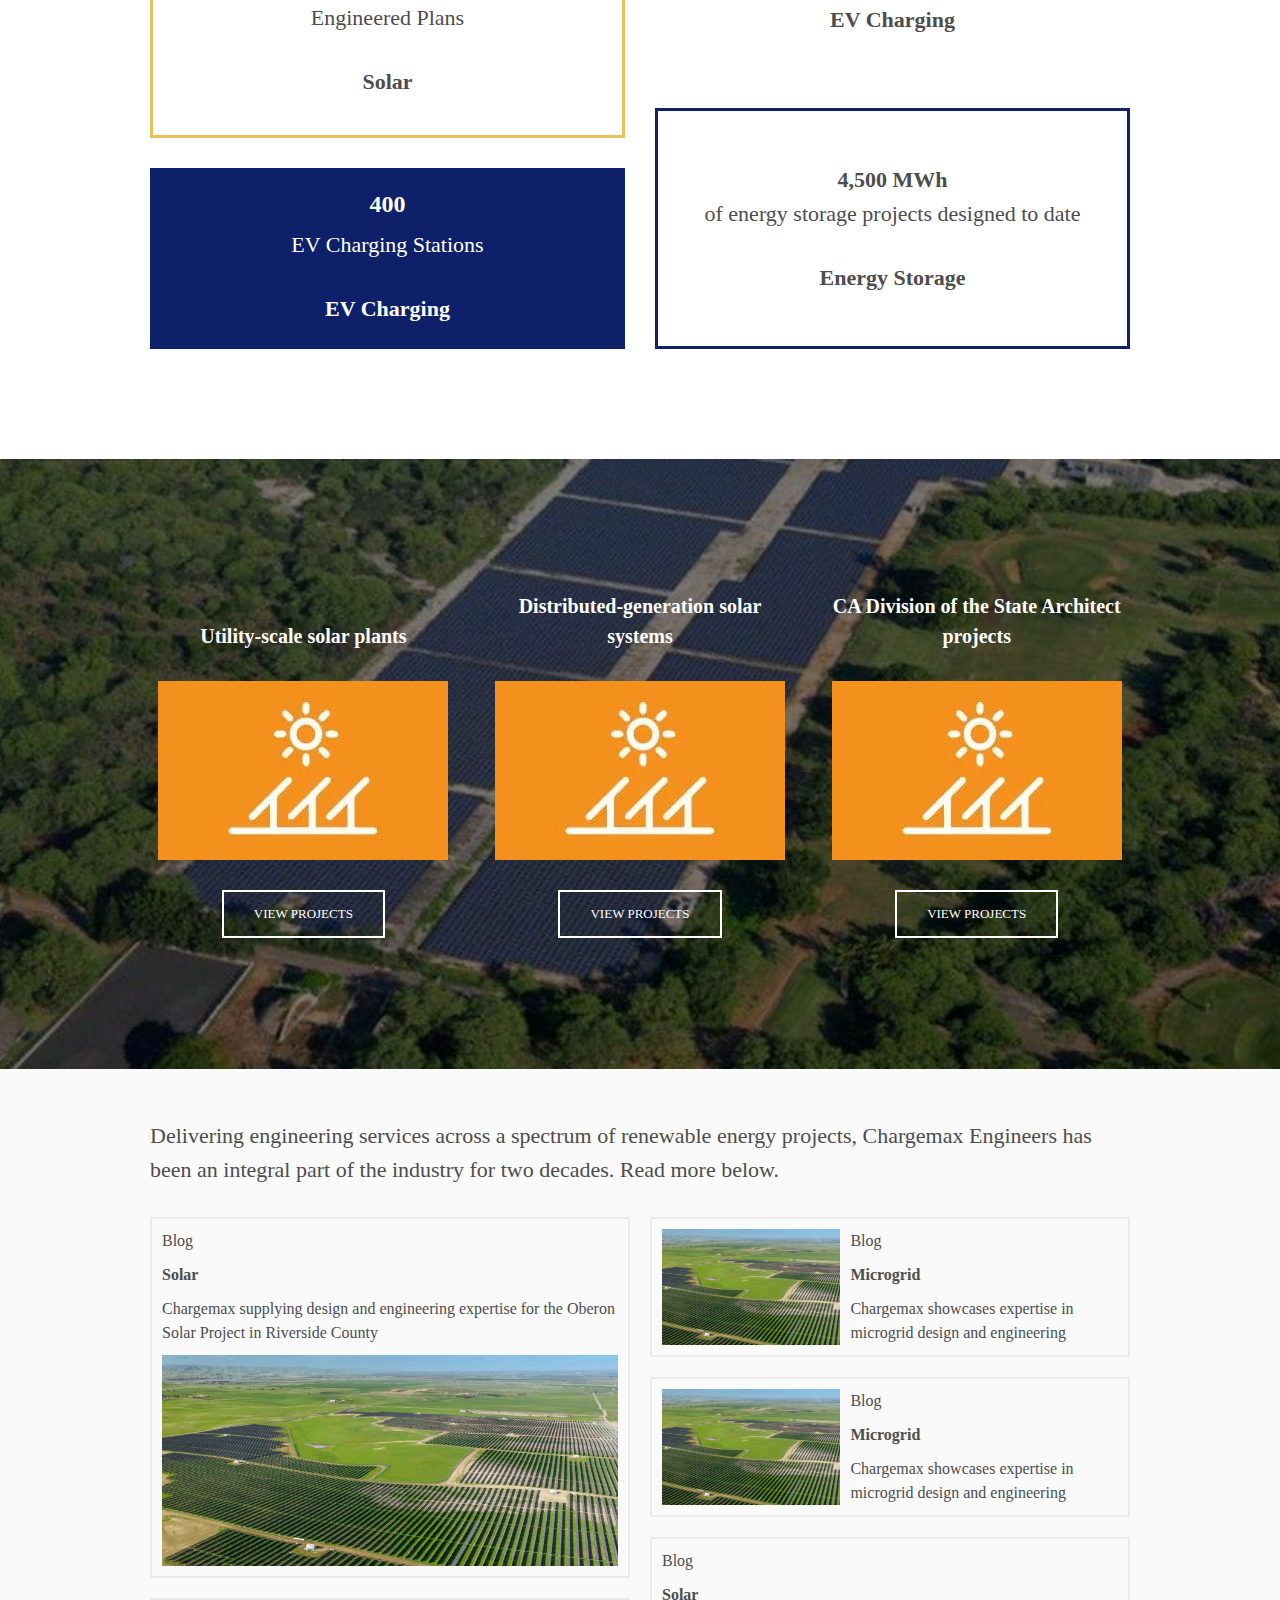
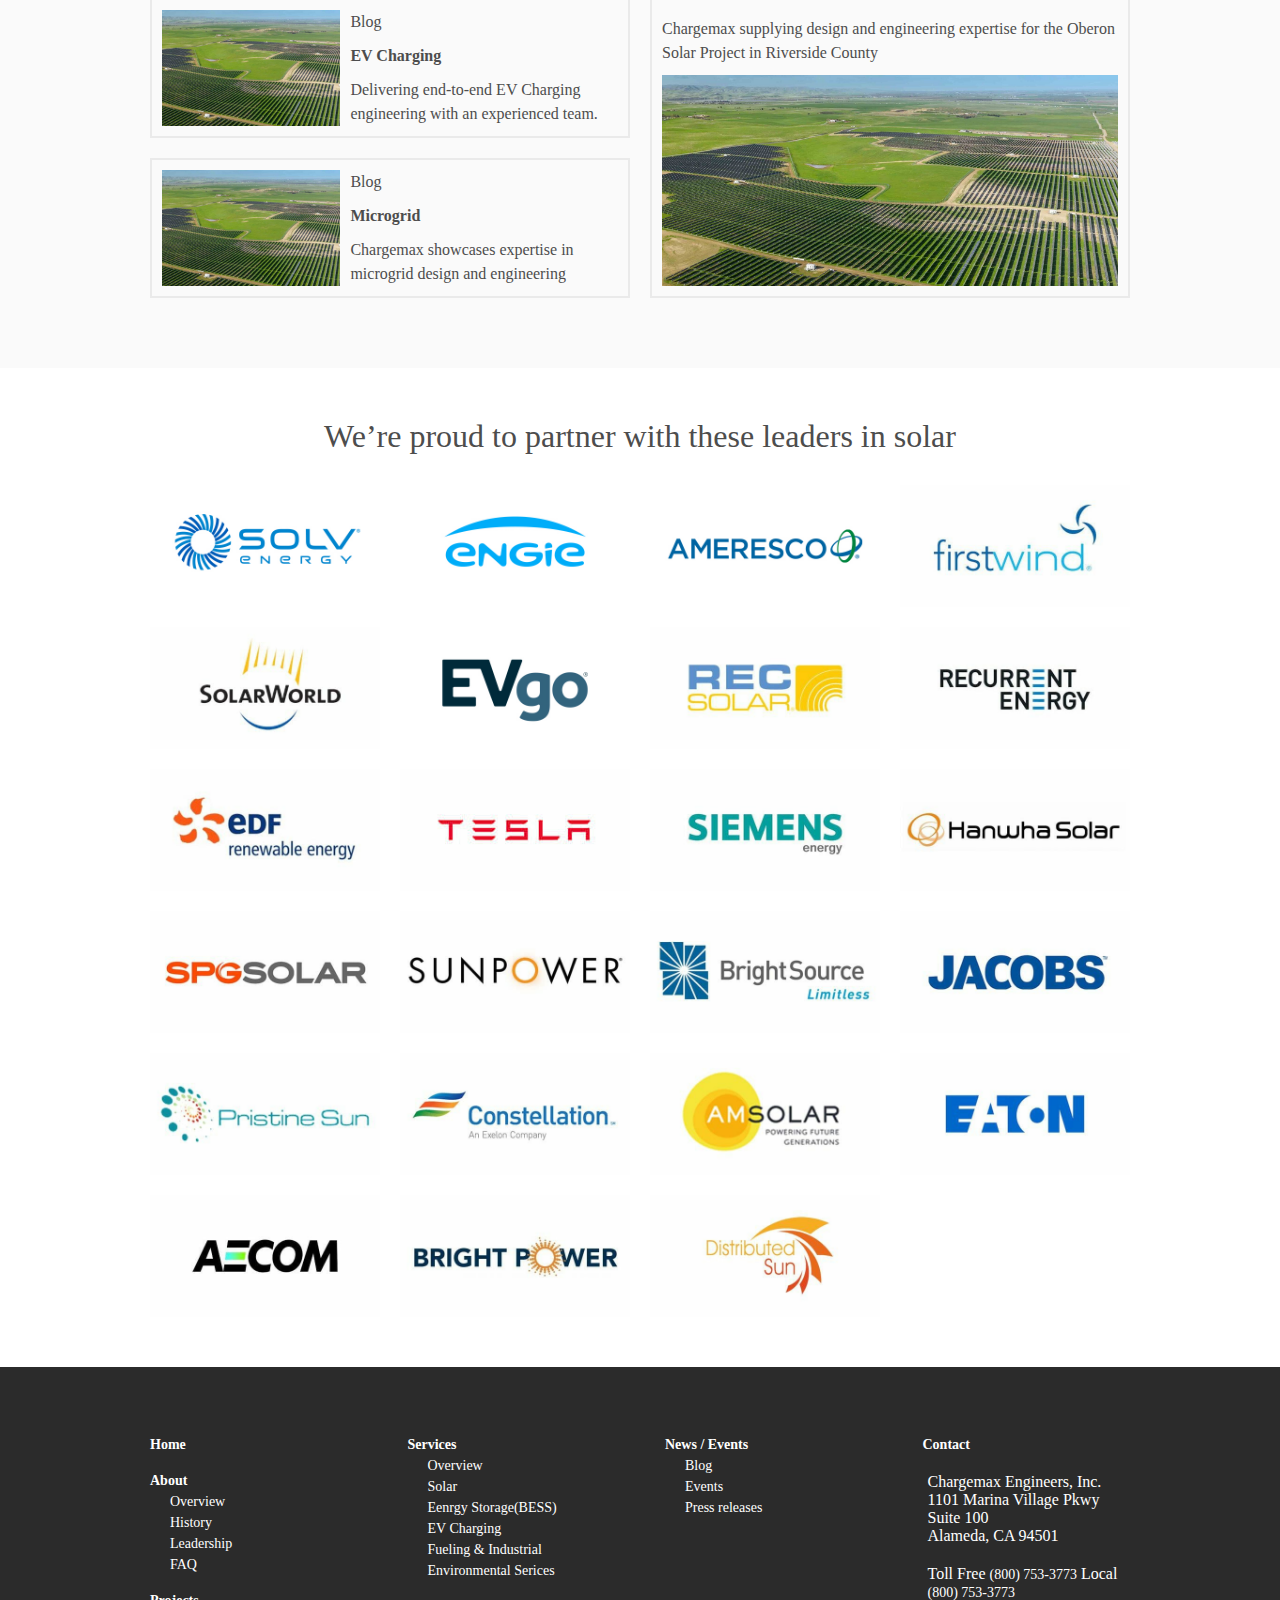
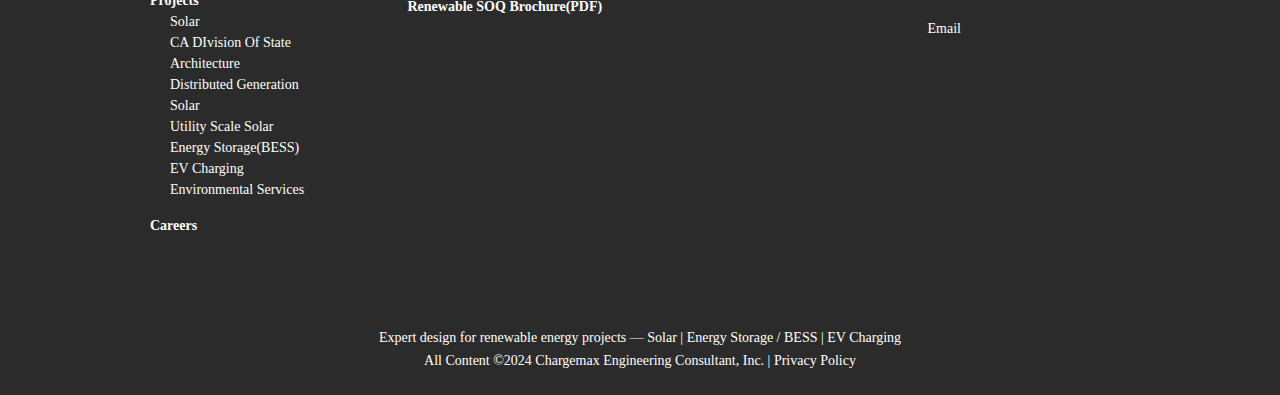
<file: solar-service.html>
<!DOCTYPE html>
<html lang="en">
<head>
    <meta charset="UTF-8">
    <meta name="viewport" content="width=device-width, initial-scale=1.0">
    <title>Solar Services</title>
    <link rel="stylesheet" href="https://cdn.jsdelivr.net/npm/swiper@11/swiper-bundle.min.css" />
    <script src="https://cdn.jsdelivr.net/npm/swiper@11/swiper-bundle.min.js"></script>
    <link rel="stylesheet" href="https://cdnjs.cloudflare.com/ajax/libs/font-awesome/6.0.0-beta3/css/all.min.css" integrity="sha512-Fo3rlrZj/k7ujTnHg4CGR2D7kSs0v4LLanw2qksYuRlEzO+tcaEPQogQ0KaoGN26/zrn20ImR1DfuLWnOo7aBA==" crossorigin="anonymous" referrerpolicy="no-referrer" />
    <link rel="stylesheet" href="assets/css/style.css">
</head>
<body>

    <!-- Responsive Navbar -->

    <header>
        <div class="min-center-div">
            <nav>
                <div class="logo" id="logo">
                    <a href="index.html">
                        <img src="assets/images/Logo.jpg" alt="Website Logo">
                    </a>
                </div>
                <ul class="links">
                    <li>
                        <a href="about.html">About</a>
                    </li>
                    <li>
                        <a href="services.html">Services <i class="fa-solid fa-chevron-down"></i></a>
                        <ul class="dropdown">
                            <li><a href="services.html">Overview</a></li>
                            <li><a href="solar-service.html">Solar</a></li>
                            <li><a href="#">Energy Storage(BESS)</a></li>
                            <li><a href="#">EV Charging</a></li>
                        </ul>
                    </li>
                    <li>
                        <a href="projects-solar.html">Projects <i class="fa-solid fa-chevron-down"></i></a>
                        <ul class="dropdown">
                            <li class="no-link"><a href="projects-solar.html">Solar</a></li>
                            <li class="sub-link"><a href="projects-solar.html">Solar</a></li>
                            <li class="sub-link"><a href="projects-solar.html">Solar</a></li>
                            <li><a href="#">Energy Storage(BESS)</a></li>
                            <li><a href="#">EV Charging</a></li>
                        </ul>
                    </li>
                    <li>
                        <a href="#">News / Events <i class="fa-solid fa-chevron-down"></i></a>
                        <ul class="dropdown">
                            <li><a href="blog-collection.html">Blog</a></li>
                            <li><a href="#">Events</a></li>
                        </ul>
                    </li>
                    <li>
                        <a href="contact.html">Contact</a>
                    </li>
                </ul>
                <div class="hamburger">
                    <button class="hamburger-btn"><i class="fas fa-bars" id="icon"></i></button>
                </div>
            </nav>
            <div class="hamburger-menu">
                <ul>
                    <li>
                        <a href="about.html">About</a>
                    </li>
                    <li class="accordion">
                        <div class="content">
                            <a href="services.html">Services</a>
                            <i class="fa-solid fa-chevron-down"></i>
                        </div>
                        <ul class="accordion-content">
                            <li>
                                <a href="services.html">Overview</a>
                            </li>
                            <li>
                                <a href="solar-service.html">Solar</a>
                            </li>
                            <li>
                                <a href="#">Energy Storage(BESS)</a>
                            </li>
                            <li>
                                <a href="#">EV Charging</a>
                            </li>
                        </ul>
                    </li>
                    <li class="accordion">
                        <div class="content">
                            <a href="projects-solar.html">Projects</a>
                            <i class="fa-solid fa-chevron-down"></i>
                        </div>
                        <ul class="accordion-content">
                            <li>
                                <a href="projects-solar.html">Solar Project 1</a>
                            </li>
                            <li>
                                <a href="projects-solar.html">Solar Project 2</a>
                            </li>
                            <li>
                                <a href="projects-solar.html">Solar Project 3</a>
                            </li>
                            <li>
                                <a href="projects-solar.html">Solar Project 4</a>
                            </li>
                            <li>
                                <a href="#">Energy Storage(BESS)</a>
                            </li>
                            <li>
                                <a href="#">EV Charging</a>
                            </li>
                        </ul>
                    </li>
                    <li class="accordion">
                        <div class="content">
                            <a href="blog-collection.html">News / Events </a>
                            <i class="fa-solid fa-chevron-down"></i>
                        </div>
                        <ul class="accordion-content">
                            <li>
                                <a href="blog-collection.html">News</a>
                            </li>
                            <li>
                                <a href="#">Events</a>
                            </li>
                        </ul>
                    </li>
                    <li>
                        <a href="contact.html">Contact</a>
                    </li>
                </ul>
            </div>
        </div>
    </header>

    <section class="featured-hero-banner">
        <div class="content-wrapper">
            <h1>Powering the future with solar energy</h1>
            <p>Chargemax Engineers is a national leader in solar engineering with over 16 GW of engineered plants. Since completing our first solar project in 2003, we’ve engineered hundreds of utility-scale and distributed-generation plants.</p>
        </div>
    </section>

    <section class="service-content">
        <div class="content-wrapper">
            <p>Excellence and experience drive our success in solar projects. Having engineered about 15% of the total solar capacity in the United States, we offer electrical, mechanical, structural and civil engineering services for utility-scale and distributed-generation solar systems with end-to-end quality, from energy analysis and modeling through commissioning.</p>
            <p>Our optimized designs include a deep understanding of energy economics, including upfront and long-term costs.</p>
            <p>Leading the industry in both utility-scale (electricity sold to wholesale utility buyers) and distributed-generation (electricity sold to end-use consumers) solar projects, we are also a primary provider to the California Division of the State Architect, having helped develop the first pre-approved design of solar parking canopies for schools, a protocol that is still used today.</p>
            <p>Capturing the energy of the sun is only part of the system, however. Chargemax also provides expert substation and energy storage (BESS) design to ensure grid reliability and provide backup energy for critical enterprises.</p>
            <div class="content-details">
                <h2>Solar Power Energy System Design & Engineering Services</h2>

                <div class="content-block">
                    <ul class="content">
                        <li>
                            <span>Energy analysis/modeling</span>
                            <ul class="details">
                                <li>Review utility bills</li>
                                <li>Investigate facility energy consumption</li>
                                <li>Determine size of PV plant required to offset power requirements</li>
                                <li>Develop PV syst models</li>
                                <li>Optimize PV plant</li>
                            </ul>
                        </li>
                        <li>
                            <span>Feasibility studies</span>
                            <ul class="details">
                                <li>Location</li>
                                <li>Topography</li>
                                <li>Shading</li>
                                <li>Geotechnical data</li>
                                <li>Proximity of utilities</li>
                                <li>Site configuration and size</li>
                            </ul>
                        </li>
                        <li>
                            <span>Site assessments</span>
                            <ul class="details">
                                <li>Site assessments</li>
                            </ul>
                        </li>
                        <li>
                            <span>Conceptual Design</span>
                            <ul class="details">
                                <li>Prepare site plan utilizing various technologies such as PV modules, inverters, and fixed or tracking systems to achieve optimum layout and energy production</li>
                                <li>Prepare electrical single-line diagram</li>
                                <li>Size main feeders</li>
                            </ul>
                        </li>
                        <li>
                            <span>Design Development</span>
                            <ul class="details">
                                <li>Detail typical blocks</li>
                                <li>Prepare electrical site plans</li>
                                <li>Determine number of AC circuits</li>
                                <li>Prepare spreadsheet with all DC and AC wire sizes</li>
                                <li>Prepare trench layout</li>
                            </ul>
                        </li>
                        <li>
                            <span>Detailed Electrical Design</span>
                            <ul class="details">
                                <li>Prepare all required calculations and analysis on ETAP, including arc flash, thermal, grounding and coordination study</li>
                                <li>Determine size of trenches and finalize grounding design</li>
                                <li>Specify switchgear</li>
                                <li>Finalize all details</li>
                            </ul>
                        </li>
                    </ul>
                    <ul class="content">
                        <li>
                            <span>Detailed Structural Design</span>
                            <ul class="details">
                                <li>Prepare testing requirements for piles</li>
                                <li>PrepaDevelop L-pile analysis based on geotechnical data</li>
                                <li>Determine pile size and embedment based on geotechnical data or test results</li>
                                <li>Prepare corrosion analysis</li>
                                <li>Design inverter-transformer skids/foundations</li>
                            </ul>
                        </li>
                        <li>
                            <span>Detailed Substation Design</span>
                            <ul class="details">
                                <li>Three line diagram</li>
                                <li>Physical layout</li>
                                <li>Controls design</li>
                                <li>Building materials</li>
                            </ul>
                        </li>
                        <li>
                            <span>Construction/permitting</span>
                            <ul class="details">
                                <li>Address all comments from the client, investor, engineer and contractor</li>
                                <li>Prepare final permit set</li>
                                <li>Sign and seal</li>
                            </ul>
                        </li>
                        <li>
                            <span>Project management</span>
                            <ul class="details">
                                <li>Coordinate design between client, equipment supplier and other disciplines</li>
                                <li>Interact with client and design team via meetings and conference calls</li>
                            </ul>
                        </li>
                        <li>
                            <span>Construction management</span>
                            <ul class="details">
                                <li>Provide continuous support during construction</li>
                                <li>Respond to requests for information (RFIs)</li>
                                <li>Conduct site visits</li>
                            </ul>
                        </li>
                        <li>
                            <span>Commissioning process</span>
                            <ul class="details">
                                <li>Review all commissioning documents</li>
                                <li>Determine plant performance compliance with design intent</li>
                                <li>Sign off on final closing documents</li>
                            </ul>
                        </li>
                        <li>
                            <span>Cost estimates</span>
                            <ul class="details">
                                <li>Cost estimates</li>
                            </ul>
                        </li>
                    </ul>
                </div>
            </div>
        </div>
    </section>

    <section class="testimonial service-sub">
        <div class="center-div">
            <div class="content-wrapper">
                <div class="img-wrapper">
                    <img src="assets/images/SOLV-serv-logo-1.webp" alt="Company Logo">
                </div>
                <div class="text-wrapper">
                    <p>“Chargemax Engineers values our client relationships and takes pride in delivering exceptionally high-quality work. That’s why over 90% of our business comes from referrals and repeat clients.”</p>
                    <p>—Michael Rantz, President, Chargemax Engineers</p>
                </div>
            </div>
        </div>
    </section>

    <section class="statistics">
        <div class="content-wrapper">
            <div class="grid-chart">
                <div class="grid-block" style="border: 3px solid #eac05b;">
                    <div class="heading">
                        <h4 style="font-size: 300%;">16<span style="font-size: 66%;">GW</span></h4>
                        <p>Engineered Plans</p>
                    </div>
                    <p>Solar</p>
                </div>
                <div class="grid-block" style="border: 3px solid transparent; background: #0f206a; color: white;">
                    <div class="heading">
                        <h4 style="font-size: 150%;">400</h4>
                        <p style="color: white;">EV Charging Stations</p>
                    </div>
                    <p style="color: white;">EV Charging</p>
                </div>
                <div class="grid-block" style="border: 3px solid transparent;">
                    <div class="heading">
                        <p>Designed and engineered <span>28</span> substations</p>
                    </div>
                    <p>EV Charging</p>
                </div>
                <div class="grid-block" style="border: 3px solid #0f206a;">
                    <div class="heading">
                        <p><span>4,500 MWh</span></br>of energy storage projects designed to date</p>
                    </div>
                    <p>Energy Storage</p>
                </div>
            </div>
        </div>
    </section>

    <section class="projects">
        <div class="content-wrapper">
            <div class="project-wrapper">
                <p>Utility-scale solar plants</p>
                <div class="img-wrapper">
                    <img src="./assets/images/projects-solar-panels_v2.webp" alt="">
                </div>
                <a href="projects-solar.html">View Projects</a>
            </div>
            <div class="project-wrapper">
                <p>Distributed-generation solar systems</p>
                <div class="img-wrapper">
                    <img src="./assets/images/projects-solar-panels_v2.webp" alt="">
                </div>
                <a href="projects-solar.html">View Projects</a>
            </div>
            <div class="project-wrapper">
                <p>CA Division of the State Architect projects</p>
                <div class="img-wrapper">
                    <img src="./assets/images/projects-solar-panels_v2.webp" alt="">
                </div>
                <a href="projects-solar.html">View Projects</a>
            </div>
        </div>
    </section>

    <section class="blog-collection">
        <div class="content-wrapper">
            <p>Delivering engineering services across a spectrum of renewable energy projects, Chargemax Engineers has been an integral part of the industry for two decades. Read more below.</p>
            <div class="blogs-container">
                <div class="blog-wrapper big-blog">
                    <div class="link-container">
                        <a href="#">Blog</a>
                        <a href="#"><span>Solar</span></a>
                        <a href="#">Chargemax supplying design and engineering expertise for the Oberon Solar Project in Riverside County</a>
                    </div>
                    <div class="img-wrapper">
                        <a href="#">
                            <img src="assets/images/solar.jpg" alt="">
                        </a>
                    </div>
                </div>
                <div class="blog-wrapper small-blog">
                    <div class="link-container">
                        <a href="#">Blog</a>
                        <a href="#"><span>EV Charging</span></a>
                        <a href="#">Delivering end-to-end EV Charging engineering with an experienced team.</a>
                    </div>
                    <div class="img-wrapper">
                        <a href="#">
                            <img src="assets/images/solar.jpg" alt="">
                        </a>
                    </div>
                </div>
                <div class="blog-wrapper small-blog">
                    <div class="link-container">
                        <a href="#">Blog</a>
                        <a href="#"><span>Microgrid</span></a>
                        <a href="#">Chargemax showcases expertise in microgrid design and engineering</a>
                    </div>
                    <div class="img-wrapper">
                        <a href="#">
                            <img src="assets/images/solar.jpg" alt="">
                        </a>
                    </div>
                </div>
                <div class="blog-wrapper small-blog">
                    <div class="link-container">
                        <a href="#">Blog</a>
                        <a href="#"><span>Microgrid</span></a>
                        <a href="#">Chargemax showcases expertise in microgrid design and engineering</a>
                    </div>
                    <div class="img-wrapper">
                        <a href="#">
                            <img src="assets/images/solar.jpg" alt="">
                        </a>
                    </div>
                </div>
                <div class="blog-wrapper small-blog">
                    <div class="link-container">
                        <a href="#">Blog</a>
                        <a href="#"><span>Microgrid</span></a>
                        <a href="#">Chargemax showcases expertise in microgrid design and engineering</a>
                    </div>
                    <div class="img-wrapper">
                        <a href="#">
                            <img src="assets/images/solar.jpg" alt="">
                        </a>
                    </div>
                </div>
                <div class="blog-wrapper big-blog">
                    <div class="link-container">
                        <a href="#">Blog</a>
                        <a href="#"><span>Solar</span></a>
                        <a href="#">Chargemax supplying design and engineering expertise for the Oberon Solar Project in Riverside County</a>
                    </div>
                    <div class="img-wrapper">
                        <a href="#">
                            <img src="assets/images/solar.jpg" alt="">
                        </a>
                    </div>
                </div>
            </div>
        </div>
    </section>

    <section class="partners">
        <div class="content-wrapper">
            <h2>We’re proud to partner with these leaders in solar</h2>
            <div class="logos-container">
                <div class="logo-wrapper">
                    <img src="./assets/images/partners/1.jpg" alt="">
                </div>
                <div class="logo-wrapper">
                    <img src="./assets/images/partners/Blymyer_logo-engie-1.jpg" alt="">
                </div>
                <div class="logo-wrapper">
                    <img src="./assets/images/partners/Blymyer_logo-ameresco.jpg" alt="">
                </div>
                <div class="logo-wrapper">
                    <img src="./assets/images/partners/logos_solar_firstwind.jpg" alt="">
                </div>
                <div class="logo-wrapper">
                    <img src="./assets/images/partners/logos_solar_solar-world.jpg" alt="">
                </div>
                <div class="logo-wrapper">
                    <img src="./assets/images/partners/Blymyer_logo-evgo.jpg" alt="">
                </div>
                <div class="logo-wrapper">
                    <img src="./assets/images/partners/logos_solar_rec-solar-logo.jpg" alt="">
                </div>
                <div class="logo-wrapper">
                    <img src="./assets/images/partners/logos_solar_recurrent-energy.jpg" alt="">
                </div>
                <div class="logo-wrapper">
                    <img src="./assets/images/partners/logos_solar_EDF_logo.jpg" alt="">
                </div>
                <div class="logo-wrapper">
                    <img src="./assets/images/partners/tesla-logo.jpg" alt="">
                </div>
                <div class="logo-wrapper">
                    <img src="./assets/images/partners/logos_solar_Siemens-Energy.jpg" alt="">
                </div>
                <div class="logo-wrapper">
                    <img src="./assets/images/partners/logos_solar_hanwha-solar.jpg" alt="">
                </div>
                <div class="logo-wrapper">
                    <img src="./assets/images/partners/logos_solar_spg-solar.jpg" alt="">
                </div>
                <div class="logo-wrapper">
                    <img src="./assets/images/partners/logos_solar_sunpower.jpg" alt="">
                </div>
                <div class="logo-wrapper">
                    <img src="./assets/images/partners/logos_solar_bright-source.jpg" alt="">
                </div>
                <div class="logo-wrapper">
                    <img src="./assets/images/partners/logos_solar_jacobs.jpg" alt="">
                </div>
                <div class="logo-wrapper">
                    <img src="./assets/images/partners/logos_solar_pristine-sun.jpg" alt="">
                </div>
                <div class="logo-wrapper">
                    <img src="./assets/images/partners/logos_solar_constellation.jpg" alt="">
                </div>
                <div class="logo-wrapper">
                    <img src="./assets/images/partners/logos_solar_amsolar.jpg" alt="">
                </div>
                <div class="logo-wrapper">
                    <img src="./assets/images/partners/logos_solar_eaton.jpg" alt="">
                </div>
                <div class="logo-wrapper">
                    <img src="./assets/images/partners/logos_solar_aecom.jpg" alt="">
                </div>
                <div class="logo-wrapper">
                    <img src="./assets/images/partners/logos_solar_bright-power.jpg" alt="">
                </div>
                <div class="logo-wrapper">
                    <img src="./assets/images/partners/logos_solar_distributed-sun.jpg" alt="">
                </div>
            </div>
        </div>
    </section>

    <!-- Footer  -->

    <footer>
        <div class="footer-wrapper">
            <ul class="main-menu">
                <li>
                    <a href="index.html">Home</a>
                </li>
                <li>
                    <a href="about.html">About</a>
                    <ul class="submenu">
                        <li>
                            <a href="about.html#storyAbout">Overview</a>
                        </li>
                        <li>
                            <a href="about.html#historyAbout">History</a>
                        </li>
                        <li>
                            <a href="about.html#teamAbout">Leadership</a>
                        </li>
                        <li>
                            <a href="about.html#faqAbout">FAQ</a>
                        </li>
                    </ul>
                </li>
                <li>
                    <a href="projects-solar.html">Projects</a>
                    <ul class="submenu">
                        <li>
                            <a href="projects-solar.html">Solar</a>
                        </li>
                        <li>
                            <a href="projects-solar.html#">CA DIvision Of State</a>
                        </li>
                        <li>
                            <a href="projects-solar.html#">Architecture</a>
                        </li>
                        <li>
                            <a href="projects-solar.html#">Distributed Generation</a>
                        </li>
                        <li>
                            <a href="projects-solar.html#">Solar</a>
                        </li>
                        <li>
                            <a href="projects-solar.html#">Utility Scale Solar</a>
                        </li>
                        <li>
                            <a href="projects-solar.html#">Energy Storage(BESS)</a>
                        </li>
                        <li>
                            <a href="projects-solar.html#">EV Charging</a>
                        </li>
                        <li>
                            <a href="projects-solar.html#">Environmental Services</a>
                        </li>
                    </ul>
                </li>
                <li>
                    <a href="#">Careers</a>
                </li>
            </ul>

            <ul class="main-menu">
                <li>
                    <a href="services.html">Services</a>
                    <ul class="submenu">
                        <li>
                            <a href="services.html">Overview</a>
                        </li>
                        <li>
                            <a href="solar-service.html">Solar</a>
                        </li>
                        <li>
                            <a href="services.html">Eenrgy Storage(BESS)</a>
                        </li>
                        <li>
                            <a href="services.html">EV Charging</a>
                        </li>
                        <li>
                            <a href="services.html">Fueling & Industrial</a>
                        </li>
                        <li>
                            <a href="services.html">Environmental Serices</a>
                        </li>
                    </ul>
                </li>
                <li>
                    <a href="#">Renewable SOQ Brochure(PDF)</a>
                </li>
            </ul>

            <ul class="main-menu">
                <li>
                    <a href="#">News / Events</a>
                    <ul class="submenu">
                        <li>
                            <a href="blog-collection.html">Blog</a>
                        </li>
                        <li>
                            <a href="#">Events</a>
                        </li>
                        <li>
                            <a href="#">Press releases</a>
                        </li>
                    </ul>
                </li>
            </ul>

            <ul class="main-menu">
                <li>
                    <a href="contact.html">Contact</a>
                </li>
                <li class="icon-with-text">
                    <i class="fa-solid fa-location-dot"></i>
                    <p>Chargemax Engineers, Inc. </br>
                        1101 Marina Village Pkwy </br>
                        Suite 100 </br>
                        Alameda, CA 94501
                    </p>
                </li>
                <li class="icon-with-text">
                    <i class="fa-solid fa-mobile-screen-button"></i>
                    <p>Toll Free <a href="#">(800) 753-3773</a>
                        Local <a href="#">(800) 753-3773</a>
                    </p>
                </li>
                <li class="icon-with-text">
                    <i class="fa-solid fa-envelope"></i>
                    <a href="#">Email</a>
                </li>
            </ul>
        </div>
        <div class="credentials">
            <p>Expert design for renewable energy projects — Solar | Energy Storage / BESS | EV Charging</p>
            <p>All Content ©2024 Chargemax Engineering Consultant, Inc. | <a href="#">Privacy Policy</a></p>
        </div>
    </footer>
    
    <script src="assets/javascript/javascript.js"></script>
</body>
</html>
</file>
<file: assets/css/style.css>
* {
  padding: 0;
  margin: 0;
  box-sizing: border-box;
}

body {
  font-family: "Montserrat";
}

html {
  scroll-behavior: smooth;
}

.center-div {
  max-width: 1400px;
  margin: 0 auto;
  width: 100%;
}

.min-center-div {
  max-width: 980px;
  margin: 0 auto;
  width: 100%;
}

@media screen and (max-width: 1024px) {
  .center-div {
    max-width: 1400px;
    margin: 0 auto;
    width: 90%;
  }
}
@media screen and (max-width: 980px) {
  .center-div {
    max-width: 1400px;
    margin: 0 auto;
    width: 90%;
  }
}
header {
  position: sticky;
  top: 0;
  z-index: 10;
  background: white;
}
header nav {
  display: flex;
  justify-content: space-between;
  min-height: 70px;
}
header nav .logo {
  max-width: 270px;
  display: flex;
  align-items: center;
}
header nav .logo img {
  max-width: 100%;
  width: 100%;
  -o-object-fit: cover;
     object-fit: cover;
}
@media screen and (max-width: 450px) {
  header nav .logo {
    max-width: 180px;
  }
}
header nav ul.links {
  width: 80%;
  list-style: none;
  font-size: 20px;
  display: flex;
  flex-direction: row;
  justify-content: flex-end;
  align-items: center;
  -moz-column-gap: 20px;
       column-gap: 20px;
}
header nav ul.links li {
  list-style: none;
  position: relative;
}
header nav ul.links li a {
  color: #4d4d4d;
  text-decoration: none;
  font-size: 14px;
  font-family: "Montserrat";
  display: flex;
  align-items: center;
  -moz-column-gap: 5px;
       column-gap: 5px;
  padding-bottom: 10px;
}
header nav ul.links li a i {
  font-size: 8px;
}
header nav ul.links li a:hover {
  color: #F7912A;
}
header nav ul.links li .home {
  font-weight: 900;
}
header nav ul.links li ul.dropdown {
  width: 220px;
  list-style: none;
  font-size: 20px;
  display: flex;
  flex-direction: column;
  align-items: flex-start;
  opacity: 0;
  position: absolute;
  visibility: hidden;
  background: #ededed;
  transition: opacity 0.2s ease, visibility 0.2s ease, transform 0.2s ease, margin 0.2s ease, height 0.2s ease;
}
header nav ul.links li ul.dropdown li {
  margin: 0;
  font-size: 16px;
  padding: 0;
  font-weight: 500;
  color: #4d4d4d;
  text-decoration: none;
  font-size: 14px;
  font-family: "Montserrat";
}
header nav ul.links li ul.dropdown li a {
  padding: 0;
  line-height: 1.5;
  padding: 6px 9px;
}
header nav ul.links li ul.dropdown li.no-link {
  pointer-events: none;
}
header nav ul.links li ul.dropdown li.no-link a:hover {
  color: #4d4d4d;
}
header nav ul.links li ul.dropdown li.sub-link {
  padding-left: 20px;
}
header nav ul.links li:hover ul.dropdown {
  visibility: visible;
  opacity: 1;
  transition: opacity 0.2s ease, visibility 0.2s ease, transform 0.2s ease, margin 0.2s ease, height 0.2s ease;
}
header nav .hamburger {
  display: none;
}
header .hamburger-menu {
  transform: translateX(200%);
  transition: all 0.3s;
  display: flex;
  position: fixed;
  top: 0;
  right: 0;
  height: 100vh;
  z-index: 2;
  width: 100vw;
  background: rgba(18, 21, 25, 0.98);
  padding-top: 100px;
}
header .hamburger-menu ul {
  display: flex;
  flex-direction: column;
  justify-content: flex-start;
  align-items: flex-start;
  list-style: none;
  width: 100%;
  padding: 0 35px;
}
header .hamburger-menu ul li {
  display: flex;
  padding-top: 10px;
  width: 100%;
  border-bottom: 1px solid rgba(255, 255, 255, 0.2);
  align-items: flex-start;
  flex-direction: column;
}
header .hamburger-menu ul li a {
  color: white;
  text-decoration: none;
  font-size: 18px;
  padding-bottom: 10px;
  text-decoration: none;
  font-size: 20px;
  font-weight: 700;
  font-family: "Montserrat";
}
header .hamburger-menu ul li.accordion .content {
  display: flex;
  width: 100%;
  justify-content: space-between;
}
header .hamburger-menu ul li.accordion .content a {
  padding-bottom: 10px;
}
header .hamburger-menu ul li.accordion .content i {
  color: white;
  font-size: 10px;
  display: flex;
  align-items: center;
  transition: 0.2s ease-out;
  transform: rotateZ(0deg);
}
header .hamburger-menu ul li.accordion.active .content i {
  transition: 0.2s ease-out;
  transform: rotateZ(180deg);
}
header .hamburger-menu ul li:first-child {
  border-top: 1px solid rgba(255, 255, 255, 0.2);
}
header .hamburger-menu ul ul.accordion-content {
  border-top: 1px solid rgba(255, 255, 255, 0.2);
  padding: 0;
  overflow: hidden;
  max-height: 0;
  overflow: hidden;
  transition: max-height 0.2s ease-out;
}
header .hamburger-menu ul ul.accordion-content li {
  margin-left: 30px;
}
header .hamburger-menu ul ul.accordion-content li:first-child {
  border-top: none;
}
header .hamburger-menu ul ul.accordion-content li:last-child {
  border-bottom: none;
}
header .hamburger-menu.active {
  transition: all 0.3s;
  transform: translateX(0%);
}

@media screen and (max-width: 1000px) {
  .min-center-div {
    max-width: 1400px;
    margin: 0 auto;
    width: 90%;
  }
  header nav ul.links {
    display: none;
  }
  header nav .hamburger {
    display: flex;
    align-items: center;
  }
  header nav .hamburger button {
    outline: none;
    background: transparent;
    border: none;
    display: flex;
    z-index: 3;
  }
  header nav .hamburger button i {
    transition: opacity 0.2s ease, visibility 0.2s ease, transform 0.2s ease, margin 0.2s ease, height 0.2s ease;
    font-size: 30px;
  }
  header nav .hamburger button i.fa-times {
    color: white;
  }
}
footer {
  width: 100%;
  display: flex;
  background: #2b2b2b;
  flex-direction: column;
}
footer .footer-wrapper {
  max-width: 980px;
  margin: 0 auto;
  padding: 70px 0;
  display: flex;
  flex-direction: row;
  -moz-column-gap: 50px;
       column-gap: 50px;
  width: 100%;
}
footer .footer-wrapper ul.main-menu {
  flex-basis: 25%;
  color: white;
  text-decoration: none;
  list-style: none;
  display: flex;
  flex-direction: column;
  row-gap: 20px;
}
footer .footer-wrapper ul.main-menu li {
  width: 100%;
  display: flex;
  align-items: flex-start;
  flex-direction: column;
}
footer .footer-wrapper ul.main-menu li a {
  color: white;
  text-decoration: none;
  font-size: 14px;
  transition: all 0.12s cubic-bezier(0.455, 0.03, 0.515, 0.955);
  font-weight: 700;
}
footer .footer-wrapper ul.main-menu li a:hover {
  transition: all 0.12s cubic-bezier(0.455, 0.03, 0.515, 0.955);
  color: #F7912A;
}
footer .footer-wrapper ul.main-menu li ul.submenu {
  margin-top: 5px;
  padding-left: 20px;
  width: 100%;
  max-width: 100%;
  display: flex;
  flex-direction: column;
  row-gap: 5px;
}
footer .footer-wrapper ul.main-menu li ul.submenu li {
  width: 100%;
  display: flex;
  align-items: flex-start;
  flex-direction: column;
}
footer .footer-wrapper ul.main-menu li ul.submenu li a {
  font-weight: 500;
}
footer .footer-wrapper ul.main-menu li.icon-with-text {
  display: flex;
  flex-direction: row;
  -moz-column-gap: 5px;
       column-gap: 5px;
}
footer .footer-wrapper ul.main-menu li.icon-with-text i {
  margin-top: 2px;
  color: #F7912A;
}
footer .footer-wrapper ul.main-menu li.icon-with-text a {
  font-weight: 500;
}
footer .credentials {
  max-width: 980px;
  margin: 0 auto;
  display: flex;
  flex-direction: column;
  width: 100%;
  align-items: center;
  padding: 25px 0px;
  row-gap: 5px;
}
footer .credentials p, footer .credentials a {
  color: white;
  text-decoration: none;
  font-weight: 400;
  font-size: 14px;
  line-height: 18px;
  text-align: center;
}
footer .credentials a {
  transition: all 0.12s cubic-bezier(0.455, 0.03, 0.515, 0.955);
}
footer .credentials a:hover {
  color: #F7912A;
  transition: all 0.12s cubic-bezier(0.455, 0.03, 0.515, 0.955);
}

@media screen and (max-width: 1000px) {
  footer .footer-wrapper {
    padding: 40px 0;
    flex-direction: column;
    row-gap: 50px;
    width: 90%;
  }
}
section.landing-section {
  max-width: 1400px;
  margin: 0 auto;
  width: 100%;
  font-family: "Montserrat";
  margin-bottom: 60px;
}
section.landing-section .landing-swiper {
  width: 100%;
  overflow: hidden;
  position: relative;
}
section.landing-section .landing-swiper .swiper-wrapper {
  transition-duration: 2s !important;
}
section.landing-section .landing-swiper .swiper-button-prev:after, section.landing-section .landing-swiper .swiper-button-next:after {
  color: white;
}
section.landing-section .landing-swiper .swiper-button-next, section.landing-section .landing-swiper .swiper-button-prev {
  z-index: 9;
}
section.landing-section .landing-swiper .swiper-slide {
  position: relative;
}
section.landing-section .landing-swiper .swiper-slide .slider-container .background-image {
  max-width: 100%;
}
section.landing-section .landing-swiper .swiper-slide .slider-container .background-image img {
  height: 810px;
  -o-object-fit: cover;
     object-fit: cover;
  width: 100%;
}
section.landing-section .landing-swiper .swiper-slide .slider-container .slide-content {
  color: white;
  top: 0;
  display: flex;
  position: absolute;
  font-family: "Montserrat";
  flex-direction: column;
  align-items: flex-start;
  padding: 40px;
  padding-left: 0;
}
section.landing-section .landing-swiper .swiper-slide .slider-container .slide-content .heading {
  max-width: 100%;
  border-bottom: 5px solid;
  display: flex;
  align-items: center;
  padding-bottom: 10px;
  width: 350px;
  justify-content: space-between;
}
section.landing-section .landing-swiper .swiper-slide .slider-container .slide-content .heading p {
  font-size: clamp(17.371px, 1.086rem + (1vw - 3.2px) * 0.752, 27px);
}
section.landing-section .landing-swiper .swiper-slide .slider-container .slide-content .heading .image-container {
  display: flex;
  width: 40px;
  height: 40px;
  margin-right: 10px;
}
section.landing-section .landing-swiper .swiper-slide .slider-container .slide-content .heading .image-container img {
  -o-object-fit: cover;
     object-fit: cover;
  max-width: 100%;
}
section.landing-section .landing-swiper .swiper-slide .slider-container .slide-content h3 {
  max-width: 700px;
  margin-top: 10px;
  font-weight: 500;
  line-height: 1.5;
  font-size: clamp(22px, 1.375rem + (1vw - 3.2px) * 0.625, 30px);
}
section.landing-section .landing-swiper .swiper-slide .slider-container .slide-content a {
  padding: 14px 30px;
  text-transform: uppercase;
  text-decoration: none;
  color: white;
  border: 2px solid white;
  font-size: 13px;
  margin-top: 30px;
  transition: all 0.12s cubic-bezier(0.455, 0.03, 0.515, 0.955);
}
section.landing-section .landing-swiper .swiper-slide .slider-container .slide-content a:hover {
  background: #0f206a;
  transition: all 0.12s cubic-bezier(0.455, 0.03, 0.515, 0.955);
}
section.landing-section .content-wrapper {
  max-width: 980px;
  width: 100%;
  margin: 20px auto;
  display: flex;
  flex-direction: column;
}
section.landing-section .content-wrapper h1 {
  text-align: center;
  font-size: 30px;
  color: #4d4d4d;
  font-weight: 500;
  margin-bottom: 30px;
}
section.landing-section .content-wrapper p {
  text-align: center;
  font-size: 22px;
  color: #4d4d4d;
  font-weight: 500;
  margin-bottom: 30px;
}
section.landing-section .content-wrapper a {
  text-decoration: none;
  font-size: 13px;
  font-weight: 500;
  color: white;
  background: #F7912A;
  padding: 14px 30px;
  margin: 0 auto;
  text-transform: uppercase;
  transition: all 0.12s cubic-bezier(0.455, 0.03, 0.515, 0.955);
}
section.landing-section .content-wrapper a:hover {
  transition: all 0.12s cubic-bezier(0.455, 0.03, 0.515, 0.955);
  background: #0f206a;
}

@media screen and (max-width: 960px) {
  section.landing-section .landing-swiper .swiper-slide {
    min-height: 40vh;
  }
  section.landing-section .landing-swiper .swiper-slide .slider-container .background-image {
    position: absolute;
    height: 100%;
    width: 100%;
  }
  section.landing-section .landing-swiper .swiper-slide .slider-container .background-image img {
    height: 100%;
  }
  section.landing-section .landing-swiper .swiper-slide .slider-container .slide-content {
    position: relative;
    width: 90%;
    margin: 0 auto;
    padding-left: 20px;
    padding: 20px;
  }
  section.landing-section .landing-swiper .swiper-slide .slider-container .slide-content h3 {
    font-size: clamp(20px, 1.375rem + (1vw - 3.2px) * 0.625, 20px);
  }
  section.landing-section .content-wrapper {
    width: 90%;
  }
  section.landing-section .content-wrapper h1 {
    font-size: 24px;
  }
}
@media screen and (max-width: 500px) {
  section.landing-section .landing-swiper .swiper-slide {
    min-height: 40vh;
  }
  section.landing-section .landing-swiper .swiper-slide .slider-container .background-image {
    position: absolute;
    height: 100%;
    width: 100%;
  }
  section.landing-section .landing-swiper .swiper-slide .slider-container .background-image img {
    height: 100%;
  }
  section.landing-section .landing-swiper .swiper-slide .slider-container .slide-content {
    position: relative;
    width: 90%;
    margin: 0 auto;
    padding-left: 20px;
    padding: 20px;
  }
  section.landing-section .landing-swiper .swiper-slide .slider-container .slide-content h3 {
    font-size: clamp(20px, 1.375rem + (1vw - 3.2px) * 0.625, 20px);
  }
  section.landing-section .content-wrapper h1 {
    font-size: 20px;
  }
  section.landing-section .content-wrapper p {
    font-size: 14px;
  }
  section.landing-section .content-wrapper a {
    padding: 10px 15px;
  }
}
section.image-with-text {
  padding: 30px;
  padding-top: 60px;
  min-height: 550px;
  position: relative;
  max-width: 1300px;
  margin: 0 auto;
  margin-bottom: 30px;
}
section.image-with-text .background-image {
  position: absolute;
  inset: 0;
  width: 100%;
  height: 100%;
  z-index: -1;
}
section.image-with-text .background-image img {
  max-width: 100%;
  width: 100%;
  height: 100%;
  -o-object-fit: cover;
     object-fit: cover;
}
section.image-with-text .content-wrapper {
  display: flex;
  flex-direction: column;
  align-items: flex-start;
  color: white;
  max-width: 980px;
  margin: 0 auto;
}
section.image-with-text .content-wrapper .heading {
  max-width: 100%;
  border-bottom: 5px solid;
  display: flex;
  align-items: flex-end;
  padding-bottom: 10px;
  width: 350px;
  justify-content: space-between;
}
section.image-with-text .content-wrapper .heading p {
  font-size: 25px;
}
section.image-with-text .content-wrapper .heading .image-container {
  display: flex;
  width: 40px;
  height: 40px;
  margin-right: 10px;
}
section.image-with-text .content-wrapper .heading .image-container img {
  -o-object-fit: cover;
     object-fit: cover;
  max-width: 100%;
}
section.image-with-text .content-wrapper h3 {
  max-width: 700px;
  margin-top: 10px;
  font-weight: 500;
  line-height: 1.5;
  font-size: 22px;
}
section.image-with-text .content-wrapper a {
  padding: 14px 30px;
  text-transform: uppercase;
  text-decoration: none;
  color: white;
  background: #F7912A;
  font-size: 13px;
  margin-top: 30px;
  transition: all 0.12s cubic-bezier(0.455, 0.03, 0.515, 0.955);
}
section.image-with-text .content-wrapper a:hover {
  background: #0f206a;
  transition: all 0.12s cubic-bezier(0.455, 0.03, 0.515, 0.955);
}

@media screen and (max-width: 690px) {
  section.image-with-text {
    padding: 14px;
    padding-top: 60px;
  }
  section.image-with-text .content-wrapper .heading p {
    font-size: 20px;
  }
  section.image-with-text .content-wrapper h3 {
    font-size: 14px;
  }
  section.image-with-text .content-wrapper a {
    padding: 10px 20px;
  }
}
section.supports {
  margin: 20px 0;
}
section.supports .content-wrapper {
  display: flex;
  flex-direction: column;
  color: #4d4d4d;
  row-gap: 40px;
  align-items: center;
}
section.supports .content-wrapper h2 {
  text-align: center;
  font-weight: 500;
  font-size: 32px;
  max-width: 80%;
}
section.supports .content-wrapper .logos-wrapper {
  width: 100%;
  display: flex;
  flex-direction: row;
  flex-wrap: wrap;
  justify-content: space-between;
}
section.supports .content-wrapper .logos-wrapper .logo-container {
  flex-basis: 24%;
}
section.supports .content-wrapper .logos-wrapper .logo-container img {
  max-width: 100%;
  width: 100%;
  -o-object-fit: cover;
     object-fit: cover;
}

@media screen and (max-width: 800px) {
  section.supports .content-wrapper h2 {
    max-width: 100%;
    font-size: 28px;
  }
}
@media screen and (max-width: 600px) {
  section.supports .content-wrapper h2 {
    font-size: 22px;
  }
  section.supports .content-wrapper .logos-wrapper .logo-container {
    flex-basis: 48%;
  }
}
section.hero-image-with-text .content-wrapper {
  width: 100%;
  display: flex;
  flex-direction: column;
  align-items: center;
  row-gap: 20px;
}
@media screen and (min-width: 690px) {
  section.hero-image-with-text .content-wrapper {
    row-gap: 30px;
  }
}
section.hero-image-with-text .content-wrapper .hero-section {
  max-width: 1400px;
  min-height: 430px;
  display: flex;
  align-items: center;
  justify-content: center;
  background: url(../images/hero-image.jpg) no-repeat;
  background-size: cover;
  padding: 0 50px;
}
section.hero-image-with-text .content-wrapper .hero-section h1 {
  text-align: center;
  font-weight: 500;
  color: white;
  font-size: 30px;
  line-height: 45px;
}
@media screen and (max-width: 690px) {
  section.hero-image-with-text .content-wrapper .hero-section h1 {
    line-height: 34px;
    font-size: 24px;
  }
}
@media screen and (max-width: 428px) {
  section.hero-image-with-text .content-wrapper .hero-section h1 {
    line-height: 42px;
    font-size: 28px;
  }
}
section.hero-image-with-text .content-wrapper .text-wrapper {
  padding: 36px;
  max-width: 980px;
  width: 90%;
}
@media screen and (min-width: 980px) {
  section.hero-image-with-text .content-wrapper .text-wrapper {
    width: 100%;
  }
}
section.hero-image-with-text .content-wrapper .text-wrapper p {
  font-size: 14px;
  line-height: 22px;
  color: #4d4d4d;
  font-weight: 500;
}
@media screen and (min-width: 690px) {
  section.hero-image-with-text .content-wrapper .text-wrapper p {
    line-height: 34px;
    font-size: 22px;
  }
}

section.story {
  margin-top: 30px;
  display: flex;
  justify-content: center;
}
section.story .content-wrapper {
  display: flex;
  flex-direction: column;
  align-items: center;
  max-width: 980px;
  width: 90%;
}
@media screen and (min-width: 980px) {
  section.story .content-wrapper {
    width: 100%;
  }
}
section.story .content-wrapper h2 {
  font-size: 32px;
  line-height: 48px;
  font-weight: 500;
  color: #4d4d4d;
}
@media screen and (max-width: 690px) {
  section.story .content-wrapper h2 {
    line-height: 34px;
    font-size: 22px;
  }
}
section.story .content-wrapper .text-bubbles {
  margin-top: 30px;
}
section.story .content-wrapper .text-bubbles .text-bubble {
  font-size: 22.4px;
  position: relative;
  min-height: 7em;
  padding: 1em 1.3em;
  display: block;
  clear: both;
  margin-bottom: 2.5em;
  width: 47%;
}
section.story .content-wrapper .text-bubbles .text-bubble p {
  font-size: 22px;
  font-weight: 500;
}
@media screen and (max-width: 690px) {
  section.story .content-wrapper .text-bubbles .text-bubble p {
    line-height: 20px;
    font-size: 14px;
  }
}
section.story .content-wrapper .text-bubbles .text-bubble:nth-child(odd) {
  float: left;
}
section.story .content-wrapper .text-bubbles .text-bubble:nth-child(even) {
  float: right;
}
section.story .content-wrapper .text-bubbles .text-bubble:not(:nth-child(1)) {
  margin-top: -5.5em;
}
section.story .content-wrapper .text-bubbles .text-bubble:nth-child(odd):after {
  content: "";
  position: absolute;
  border-style: solid;
  border-width: 15px 0 15px 15px;
  display: block;
  width: 0;
  z-index: 1;
  margin-top: -15px;
  right: -15px;
  top: 50%;
  border-color: transparent #f2f3f7;
}
section.story .content-wrapper .text-bubbles .text-bubble:nth-child(even):after {
  content: "";
  position: absolute;
  border-style: solid;
  border-width: 15px 15px 15px 0;
  display: block;
  width: 0;
  z-index: 1;
  margin-top: -15px;
  left: -15px;
  top: 50%;
  border-color: transparent #f2f3f7;
}
section.story .content-wrapper .text-bubbles .text-bubble:nth-child(4n-2) {
  background: #cbced3;
}
section.story .content-wrapper .text-bubbles .text-bubble:nth-child(4n-1) {
  background: #a3adb7;
  color: white;
}
section.story .content-wrapper .text-bubbles .text-bubble:nth-child(4n) {
  background: #7a7f85;
  color: white;
}
section.story .content-wrapper .text-bubbles .text-bubble:nth-child(4n-3) {
  background: #f2f3f7;
}
section.story .content-wrapper .text-bubbles .text-bubble:nth-child(4n-2)::after {
  border-color: transparent #cbced3;
}
section.story .content-wrapper .text-bubbles .text-bubble:nth-child(4n-1)::after {
  border-color: transparent #a3adb7;
}
section.story .content-wrapper .text-bubbles .text-bubble:nth-child(4n)::after {
  border-color: transparent #7a7f85;
}
section.story .content-wrapper .text-bubbles .text-bubble:nth-child(4n-3)::after {
  border-color: transparent #f2f3f7;
}

section.staff {
  display: flex;
  align-items: center;
  justify-content: center;
  margin-bottom: 50px;
}
section.staff .content-wrapper {
  display: flex;
  flex-direction: column;
  align-items: flex-start;
  max-width: 980px;
  width: 90%;
  row-gap: 20px;
}
@media screen and (min-width: 980px) {
  section.staff .content-wrapper {
    width: 100%;
    row-gap: 30px;
  }
}
section.staff .content-wrapper h2 {
  font-weight: 500;
  color: #4d4d4d;
  font-size: 32px;
  line-height: 48px;
}
@media screen and (max-width: 690px) {
  section.staff .content-wrapper h2 {
    line-height: 34px;
    font-size: 22px;
  }
}
section.staff .content-wrapper p {
  font-weight: 500;
  color: #4d4d4d;
  font-size: 22px;
  line-height: 34px;
}
@media screen and (max-width: 690px) {
  section.staff .content-wrapper p {
    line-height: 22px;
    font-size: 14px;
  }
}

section.achievement {
  display: flex;
  align-items: center;
  justify-content: center;
}
section.achievement .center-div {
  background: #f4f4f4;
  width: 100%;
}
section.achievement .content-wrapper {
  display: flex;
  flex-direction: row;
  align-items: center;
  max-width: 980px;
  width: 90%;
  row-gap: 20px;
  margin: 0 auto;
  padding: 120px 0;
  -moz-column-gap: 30px;
       column-gap: 30px;
}
@media screen and (min-width: 980px) {
  section.achievement .content-wrapper {
    width: 100%;
    row-gap: 30px;
  }
}
@media screen and (max-width: 690px) {
  section.achievement .content-wrapper {
    flex-direction: column;
  }
}
section.achievement .content-wrapper .img-wrapper {
  max-width: 340px;
  display: flex;
  align-items: center;
  justify-content: center;
}
section.achievement .content-wrapper .img-wrapper img {
  max-width: 100%;
  -o-object-fit: cover;
     object-fit: cover;
}
section.achievement .content-wrapper .text-wrapper {
  display: flex;
  flex-direction: column;
  align-items: flex-start;
  row-gap: 30px;
}
section.achievement .content-wrapper .text-wrapper p, section.achievement .content-wrapper .text-wrapper a {
  font-weight: 500;
  color: #4d4d4d;
  font-size: 22px;
  line-height: 34px;
}
@media screen and (max-width: 690px) {
  section.achievement .content-wrapper .text-wrapper p, section.achievement .content-wrapper .text-wrapper a {
    line-height: 22px;
    font-size: 14px;
  }
}
section.achievement .content-wrapper .text-wrapper a {
  transition: all 0.12s cubic-bezier(0.455, 0.03, 0.515, 0.955);
  color: #F7912A;
}
section.achievement .content-wrapper .text-wrapper a:hover {
  transition: all 0.12s cubic-bezier(0.455, 0.03, 0.515, 0.955);
  color: #0f206a;
}

section.faq {
  display: flex;
  align-items: center;
  justify-content: center;
}
section.faq .center-div {
  background: #c4dce9;
  width: 100%;
}
section.faq .content-wrapper {
  padding: 100px 0;
  display: flex;
  flex-direction: column;
  align-items: flex-start;
  max-width: 980px;
  width: 90%;
  margin: 0 auto;
  row-gap: 20px;
}
@media screen and (min-width: 980px) {
  section.faq .content-wrapper {
    width: 100%;
    row-gap: 30px;
  }
}
section.faq .content-wrapper h2 {
  font-size: 32px;
  color: #1052B3;
  font-weight: 500;
}
@media screen and (max-width: 690px) {
  section.faq .content-wrapper h2 {
    line-height: 34px;
    font-size: 22px;
  }
}
section.faq .content-wrapper .accordian-wrapper {
  display: flex;
  flex-direction: column;
  align-items: flex-start;
}
section.faq .content-wrapper .accordian-wrapper .faq-accordian {
  width: 100%;
  display: flex;
  flex-direction: column;
  align-items: flex-start;
  border: 1px solid #c4dce9;
  border-radius: 3px;
  transition: all 0.5s cubic-bezier(0.455, 0.03, 0.515, 0.955);
}
section.faq .content-wrapper .accordian-wrapper .faq-accordian .content {
  padding: 10px;
  width: 100%;
  display: flex;
  flex-direction: row;
  justify-content: space-between;
  align-items: center;
  cursor: pointer;
}
section.faq .content-wrapper .accordian-wrapper .faq-accordian .content p {
  font-size: 22px;
  font-weight: 500;
  color: #1052b3;
}
@media screen and (max-width: 690px) {
  section.faq .content-wrapper .accordian-wrapper .faq-accordian .content p {
    line-height: 22px;
    font-size: 14px;
  }
}
section.faq .content-wrapper .accordian-wrapper .faq-accordian .content i {
  display: flex;
  align-items: center;
  justify-content: center;
  color: black;
  width: 24px;
  height: 24px;
  border: 1px solid #000;
  border-radius: 50%;
}
section.faq .content-wrapper .accordian-wrapper .faq-accordian .content i.fa-plus {
  display: flex;
}
section.faq .content-wrapper .accordian-wrapper .faq-accordian .content i.fa-minus {
  display: none;
}
section.faq .content-wrapper .accordian-wrapper .faq-accordian .faq-accordian-content {
  border-top: 1px solid #c4dce9;
  overflow: hidden;
  max-height: 0;
  overflow: hidden;
  transition: all 0.5s cubic-bezier(0.455, 0.03, 0.515, 0.955);
  margin-bottom: 1.5em;
}
section.faq .content-wrapper .accordian-wrapper .faq-accordian .faq-accordian-content p {
  padding: 10px;
  font-size: 22px;
  font-weight: 500;
  color: #1052b3;
}
@media screen and (max-width: 690px) {
  section.faq .content-wrapper .accordian-wrapper .faq-accordian .faq-accordian-content p {
    line-height: 22px;
    font-size: 14px;
  }
}
section.faq .content-wrapper .accordian-wrapper .faq-accordian.active {
  transition: all 0.5s cubic-bezier(0.455, 0.03, 0.515, 0.955);
  border: 1px solid #fff;
}
section.faq .content-wrapper .accordian-wrapper .faq-accordian.active .content i.fa-plus {
  display: none;
}
section.faq .content-wrapper .accordian-wrapper .faq-accordian.active .content i.fa-minus {
  display: flex;
  color: #3fa796;
  border: 1px solid #3fa796;
}
section.faq .content-wrapper .accordian-wrapper .faq-accordian.active .faq-accordian-content {
  border-top: 1px solid #fff;
  transition: all 0.5s cubic-bezier(0.455, 0.03, 0.515, 0.955);
}

section.quotes {
  display: flex;
  align-items: center;
  justify-content: center;
}
section.quotes .center-div {
  background: #fff;
  width: 100%;
}
section.quotes .content-wrapper {
  padding: 100px 0;
  display: flex;
  flex-direction: column;
  align-items: center;
  max-width: 980px;
  width: 90%;
  margin: 0 auto;
  row-gap: 20px;
}
@media screen and (min-width: 980px) {
  section.quotes .content-wrapper {
    width: 100%;
    row-gap: 30px;
  }
}
section.quotes .content-wrapper h2 {
  font-size: 32px;
  color: #4d4d4d;
  font-weight: 500;
}
@media screen and (max-width: 690px) {
  section.quotes .content-wrapper h2 {
    line-height: 34px;
    font-size: 22px;
  }
}
section.quotes .content-wrapper span, section.quotes .content-wrapper p {
  font-size: 22px;
  font-weight: 500;
  color: #4d4d4d;
}
@media screen and (max-width: 690px) {
  section.quotes .content-wrapper span, section.quotes .content-wrapper p {
    line-height: 22px;
    font-size: 14px;
  }
}
section.quotes .content-wrapper span {
  max-width: 600px;
  text-align: center;
}
section.quotes .content-wrapper .text-wrapper {
  width: 100%;
  display: grid;
  grid-template-columns: auto auto;
  gap: 30px 5rem;
}
@media screen and (max-width: 700px) {
  section.quotes .content-wrapper .text-wrapper {
    grid-template-columns: auto;
    gap: 0;
    row-gap: 20px;
  }
}
section.quotes .content-wrapper .text-wrapper .quote-wrapper {
  display: flex;
  flex-direction: column;
  align-items: flex-start;
  row-gap: 20px;
}
@media screen and (max-width: 700px) {
  section.quotes .content-wrapper .text-wrapper .quote-wrapper {
    row-gap: 15px;
  }
}
section.quotes .content-wrapper .text-wrapper .quote-wrapper h3 {
  font-size: 24px;
  font-weight: 400;
  color: #4d4d4d;
  text-transform: uppercase;
}
@media screen and (max-width: 690px) {
  section.quotes .content-wrapper .text-wrapper .quote-wrapper h3 {
    line-height: 20px;
    font-size: 18px;
  }
}

section.services-landing {
  height: 810px;
  max-width: 1400px;
  width: 100%;
  margin: 0 auto;
  background: url(../images/hero-bg-windmills-4.jpg) no-repeat;
  background-position: center;
  background-size: cover;
  padding: 50px 0;
}
section.services-landing .content-wrapper {
  display: flex;
  flex-direction: column;
  align-items: center;
  max-width: 980px;
  width: 90%;
  margin: 0 auto;
}
@media screen and (min-width: 980px) {
  section.services-landing .content-wrapper {
    width: 100%;
  }
}
section.services-landing .content-wrapper h1 {
  font-size: 40px;
  font-weight: 500;
  line-height: 60px;
  text-align: center;
  margin-bottom: 50px;
  color: white;
}
@media screen and (max-width: 700px) {
  section.services-landing .content-wrapper h1 {
    font-size: 32px;
    line-height: 50px;
  }
}
section.services-landing .content-wrapper .link-container {
  width: 100%;
  display: flex;
  flex-direction: row;
  justify-content: center;
  align-items: center;
  -moz-column-gap: 30px;
       column-gap: 30px;
}
section.services-landing .content-wrapper .link-container a.link-wrapper {
  display: flex;
  flex-direction: column;
  align-items: flex-start;
  text-decoration: none;
  cursor: pointer;
  row-gap: 10px;
}
section.services-landing .content-wrapper .link-container a.link-wrapper .img-wrapper {
  width: 50px;
  height: 50px;
  display: flex;
}
section.services-landing .content-wrapper .link-container a.link-wrapper .img-wrapper img {
  max-width: 100%;
}
section.services-landing .content-wrapper .link-container a.link-wrapper .img-wrapper img.hover {
  display: none;
}
section.services-landing .content-wrapper .link-container a.link-wrapper .img-wrapper img.normal {
  display: block;
}
section.services-landing .content-wrapper .link-container a.link-wrapper hr {
  border-top: 6px solid #fff;
  background-color: #fff;
  width: 80%;
  margin-left: 0;
}
section.services-landing .content-wrapper .link-container a.link-wrapper span {
  font-weight: 600;
  font-size: 20px;
  color: #eaeaea;
}
section.services-landing .content-wrapper .link-container a.link-wrapper p {
  font-weight: 100;
  font-style: italic;
  color: #eaeaea;
  font-size: 18px;
}
section.services-landing .content-wrapper .link-container a.link-wrapper:hover .img-wrapper img.hover {
  display: block;
}
section.services-landing .content-wrapper .link-container a.link-wrapper:hover .img-wrapper img.normal {
  display: none;
}
section.services-landing .content-wrapper .link-container a.link-wrapper:hover hr {
  border-top: 6px solid #e07c00;
  background-color: #e07c00;
}

section.statistics .content-wrapper {
  display: flex;
  flex-direction: column;
  align-items: center;
  max-width: 980px;
  width: 90%;
  margin: 0 auto;
  row-gap: 30px;
  padding: 60px 0;
}
@media screen and (min-width: 980px) {
  section.statistics .content-wrapper {
    width: 100%;
  }
}
section.statistics .content-wrapper p {
  font-size: 14px;
  line-height: 22px;
  color: #4d4d4d;
  font-weight: 500;
  text-align: start;
}
@media screen and (min-width: 690px) {
  section.statistics .content-wrapper p {
    line-height: 34px;
    font-size: 22px;
  }
}
section.statistics .content-wrapper .grid-chart {
  margin: 20px 0;
  width: 100%;
  display: grid;
  grid-template-columns: 1fr 30px 1fr;
  grid-template-rows: 1fr 30px 30px 1fr;
  color: #4d4d4d;
  grid-template-areas: "box1 . box3" "box1 . box4" "box1 . box4" "box2 . box4";
}
@media screen and (max-width: 600px) {
  section.statistics .content-wrapper .grid-chart {
    display: flex;
    flex-direction: column;
  }
}
section.statistics .content-wrapper .grid-chart .grid-block {
  display: flex;
  width: 100%;
  justify-content: center;
  row-gap: 30px;
  flex-direction: column;
  align-items: center;
  padding: 20px 10px;
  margin-bottom: 30px;
}
section.statistics .content-wrapper .grid-chart .grid-block .heading {
  width: 100%;
  display: flex;
  flex-direction: column;
  row-gap: 10px;
  align-items: center;
}
section.statistics .content-wrapper .grid-chart .grid-block .heading h4 {
  font-size: 22px;
  text-align: center;
}
section.statistics .content-wrapper .grid-chart .grid-block .heading p {
  font-weight: 500;
  text-align: center;
}
section.statistics .content-wrapper .grid-chart .grid-block .heading p span {
  font-weight: 700;
}
section.statistics .content-wrapper .grid-chart .grid-block p {
  font-weight: 700;
}
section.statistics .content-wrapper .grid-chart .grid-block:first-child {
  grid-area: box1;
}
section.statistics .content-wrapper .grid-chart .grid-block:nth-child(2) {
  grid-area: box2;
}
section.statistics .content-wrapper .grid-chart .grid-block:nth-child(3) {
  grid-area: box3;
}
section.statistics .content-wrapper .grid-chart .grid-block:nth-child(4) {
  grid-area: box4;
}

section.blog-collection .content-wrapper {
  display: flex;
  flex-direction: column;
  align-items: center;
  max-width: 980px;
  width: 90%;
  margin: 0 auto;
  row-gap: 30px;
}
@media screen and (min-width: 980px) {
  section.blog-collection .content-wrapper {
    width: 100%;
  }
}
section.blog-collection .content-wrapper p {
  font-size: 14px;
  line-height: 22px;
  color: #4d4d4d;
  font-weight: 500;
  text-align: start;
}
@media screen and (min-width: 690px) {
  section.blog-collection .content-wrapper p {
    line-height: 34px;
    font-size: 22px;
  }
}
section.blog-collection .content-wrapper .blogs-container {
  width: 100%;
  display: grid;
  grid-template-columns: 1fr 20px 1fr;
  grid-template-rows: auto;
  grid-template-areas: "blog1 . blog4" "blog1 . blog5" "blog1 . blog6" "blog2 . blog6" "blog3 . blog6";
}
@media screen and (max-width: 600px) {
  section.blog-collection .content-wrapper .blogs-container {
    display: flex;
    flex-direction: column;
  }
}
section.blog-collection .content-wrapper .blogs-container .blog-wrapper {
  display: flex;
  width: 100%;
  justify-content: center;
  row-gap: 10px;
  flex-direction: column;
  align-items: flex-start;
  margin-bottom: 20px;
  border: 2px solid #eaeaea;
  padding: 10px;
}
section.blog-collection .content-wrapper .blogs-container .blog-wrapper .link-container {
  display: flex;
  justify-content: center;
  row-gap: 10px;
  flex-direction: column;
  align-items: flex-start;
}
section.blog-collection .content-wrapper .blogs-container .blog-wrapper .link-container a {
  text-decoration: none;
  font-size: 16px;
  font-weight: 500;
  line-height: 24px;
  color: #4d4d4d;
}
section.blog-collection .content-wrapper .blogs-container .blog-wrapper .link-container a span {
  font-weight: 700;
}
section.blog-collection .content-wrapper .blogs-container .blog-wrapper .img-wrapper {
  display: flex;
  align-items: stretch;
  justify-content: center;
}
section.blog-collection .content-wrapper .blogs-container .blog-wrapper .img-wrapper img {
  width: 100%;
  max-width: 100%;
  height: 100%;
  -o-object-fit: cover;
     object-fit: cover;
}
section.blog-collection .content-wrapper .blogs-container .blog-wrapper.small-blog {
  flex-direction: row-reverse;
  align-items: stretch;
  -moz-column-gap: 10px;
       column-gap: 10px;
}
section.blog-collection .content-wrapper .blogs-container .blog-wrapper.small-blog .img-wrapper {
  flex-basis: 40%;
}
section.blog-collection .content-wrapper .blogs-container .blog-wrapper.small-blog .link-container {
  flex-basis: 60%;
}
section.blog-collection .content-wrapper .blogs-container .blog-wrapper:first-child {
  grid-area: blog1;
}
section.blog-collection .content-wrapper .blogs-container .blog-wrapper:nth-child(2) {
  grid-area: blog2;
}
section.blog-collection .content-wrapper .blogs-container .blog-wrapper:nth-child(3) {
  grid-area: blog3;
}
section.blog-collection .content-wrapper .blogs-container .blog-wrapper:nth-child(4) {
  grid-area: blog4;
}
section.blog-collection .content-wrapper .blogs-container .blog-wrapper:nth-child(5) {
  grid-area: blog5;
}
section.blog-collection .content-wrapper .blogs-container .blog-wrapper:nth-child(6) {
  grid-area: blog6;
}

section.featured-hero-banner {
  min-height: 610px;
  max-width: 1400px;
  width: 100%;
  margin: 0 auto;
  display: flex;
  align-items: center;
  background: url(../images/hero-bg-windmills-4.jpg) no-repeat;
  background-position: center;
  background-size: cover;
}
section.featured-hero-banner .content-wrapper {
  display: flex;
  flex-direction: column;
  align-items: center;
  max-width: 980px;
  width: 90%;
  margin: 0 auto;
  row-gap: 30px;
}
@media screen and (min-width: 980px) {
  section.featured-hero-banner .content-wrapper {
    width: 100%;
  }
}
section.featured-hero-banner .content-wrapper h1 {
  font-size: 46px;
  font-weight: 500;
  line-height: 70px;
  text-align: center;
  margin-bottom: 50px;
  color: white;
}
@media screen and (max-width: 700px) {
  section.featured-hero-banner .content-wrapper h1 {
    font-size: 32px;
    line-height: 50px;
  }
}
section.featured-hero-banner .content-wrapper p {
  font-size: 14px;
  line-height: 22px;
  color: white;
  font-weight: 500;
  text-align: center;
}
@media screen and (min-width: 690px) {
  section.featured-hero-banner .content-wrapper p {
    line-height: 34px;
    font-size: 22px;
  }
}

section.service-content .content-wrapper {
  display: flex;
  flex-direction: column;
  align-items: center;
  max-width: 980px;
  width: 90%;
  margin: 0 auto;
  row-gap: 30px;
  padding: 40px 0;
}
@media screen and (min-width: 980px) {
  section.service-content .content-wrapper {
    width: 100%;
  }
}
section.service-content .content-wrapper p {
  font-size: 14px;
  line-height: 22px;
  color: #4d4d4d;
  font-weight: 500;
  text-align: start;
}
@media screen and (min-width: 690px) {
  section.service-content .content-wrapper p {
    line-height: 34px;
    font-size: 22px;
  }
}
section.service-content .content-wrapper .content-details {
  width: 100%;
  display: flex;
  flex-direction: column;
  align-items: center;
  row-gap: 50px;
  justify-content: center;
}
section.service-content .content-wrapper .content-details h2 {
  font-size: 32px;
  font-weight: 500;
  line-height: 48px;
  text-align: center;
  color: #4d4d4d;
}
@media screen and (max-width: 700px) {
  section.service-content .content-wrapper .content-details h2 {
    font-size: 22px;
    line-height: 40px;
  }
}
section.service-content .content-wrapper .content-details .content-block {
  width: 100%;
  display: flex;
  flex-direction: row;
  -moz-column-gap: 20px;
       column-gap: 20px;
}
@media screen and (max-width: 800px) {
  section.service-content .content-wrapper .content-details .content-block {
    flex-wrap: wrap;
  }
}
section.service-content .content-wrapper .content-details .content-block ul.content {
  display: flex;
  list-style: none;
  flex-direction: column;
  justify-content: flex-start;
  flex-basis: 0;
  flex-grow: 1;
  row-gap: 30px;
}
@media screen and (max-width: 800px) {
  section.service-content .content-wrapper .content-details .content-block ul.content {
    width: 100%;
    flex-basis: unset;
  }
}
section.service-content .content-wrapper .content-details .content-block ul.content li {
  width: 100%;
  display: flex;
  flex-direction: column;
  justify-content: flex-start;
}
section.service-content .content-wrapper .content-details .content-block ul.content li span {
  font-size: 24px;
  line-height: 24px;
  color: #4d4d4d;
  font-weight: 400;
  margin-bottom: 30px;
  padding-left: 25px;
  position: relative;
}
@media screen and (max-width: 600px) {
  section.service-content .content-wrapper .content-details .content-block ul.content li span {
    font-size: 18px;
    line-height: 20px;
  }
}
section.service-content .content-wrapper .content-details .content-block ul.content li span:before {
  content: "";
  display: flex;
  background: url(../images/01-solaricon-e07c00.png) no-repeat;
  background-size: cover;
  position: absolute;
  left: 0;
  width: 20px;
  height: 20px;
}
section.service-content .content-wrapper .content-details .content-block ul.content li ul.details {
  list-style-type: disc;
  padding-left: 35px;
}
section.service-content .content-wrapper .content-details .content-block ul.content li ul.details li {
  font-size: 16px;
  line-height: 24px;
  color: #4d4d4d;
  font-weight: 300;
  display: list-item;
}
@media screen and (max-width: 600px) {
  section.service-content .content-wrapper .content-details .content-block ul.content li ul.details li {
    font-size: 14px;
    line-height: 20px;
  }
}

section.testimonial {
  display: flex;
  align-items: center;
  justify-content: center;
}
section.testimonial .center-div {
  background: #f4f4f4;
  width: 100%;
}
section.testimonial .content-wrapper {
  display: flex;
  flex-direction: row;
  align-items: center;
  max-width: 980px;
  width: 90%;
  row-gap: 20px;
  margin: 0 auto;
  padding: 120px 0;
  -moz-column-gap: 30px;
       column-gap: 30px;
}
@media screen and (min-width: 980px) {
  section.testimonial .content-wrapper {
    width: 100%;
    row-gap: 30px;
  }
}
@media screen and (max-width: 690px) {
  section.testimonial .content-wrapper {
    flex-direction: column;
  }
}
section.testimonial .content-wrapper .img-wrapper {
  max-width: 340px;
  display: flex;
  align-items: center;
  justify-content: center;
}
section.testimonial .content-wrapper .img-wrapper img {
  max-width: 100%;
  -o-object-fit: cover;
     object-fit: cover;
}
section.testimonial .content-wrapper .text-wrapper {
  display: flex;
  flex-direction: column;
  align-items: flex-start;
  row-gap: 30px;
}
section.testimonial .content-wrapper .text-wrapper p, section.testimonial .content-wrapper .text-wrapper a {
  font-weight: 500;
  color: #4d4d4d;
  font-size: 22px;
  line-height: 34px;
}
@media screen and (max-width: 690px) {
  section.testimonial .content-wrapper .text-wrapper p, section.testimonial .content-wrapper .text-wrapper a {
    line-height: 22px;
    font-size: 14px;
  }
}
section.testimonial .content-wrapper .text-wrapper a {
  transition: all 0.12s cubic-bezier(0.455, 0.03, 0.515, 0.955);
  color: #F7912A;
}
section.testimonial .content-wrapper .text-wrapper a:hover {
  transition: all 0.12s cubic-bezier(0.455, 0.03, 0.515, 0.955);
  color: #0f206a;
}

section.testimonial.service-sub {
  background: url(../images/testimonial_bg.webp) no-repeat;
  background-size: cover;
}
section.testimonial.service-sub .center-div {
  background: transparent;
}
section.testimonial.service-sub .center-div .content-wrapper {
  flex-direction: column-reverse;
  align-items: flex-start;
}
section.testimonial.service-sub .center-div .content-wrapper .text-wrapper p {
  color: white;
}

section.projects {
  min-height: 610px;
  max-width: 1400px;
  width: 100%;
  margin: 0 auto;
  display: flex;
  align-items: center;
  background: url(../images/solar-featured-projects-bg-1024x448.jpg) no-repeat;
  background-position: center;
  background-size: cover;
}
@media screen and (max-width: 800px) {
  section.projects {
    padding: 100px 0;
  }
}
section.projects .content-wrapper {
  display: flex;
  flex-direction: row;
  align-items: flex-end;
  max-width: 980px;
  width: 90%;
  margin: 0 auto;
  -moz-column-gap: 30px;
       column-gap: 30px;
}
@media screen and (min-width: 980px) {
  section.projects .content-wrapper {
    width: 100%;
  }
}
@media screen and (max-width: 800px) {
  section.projects .content-wrapper {
    flex-direction: column;
    row-gap: 30px;
    align-items: center;
  }
}
section.projects .content-wrapper .project-wrapper {
  display: flex;
  flex-direction: column;
  justify-content: center;
  row-gap: 30px;
  flex-basis: 0;
  flex-grow: 1;
}
section.projects .content-wrapper .project-wrapper p {
  font-weight: 700;
  color: white;
  text-align: center;
  font-size: 20px;
  line-height: 30px;
}
@media screen and (max-width: 690px) {
  section.projects .content-wrapper .project-wrapper p {
    line-height: 24px;
    font-size: 16px;
  }
}
section.projects .content-wrapper .project-wrapper .img-wrapper {
  width: 100%;
  display: flex;
  justify-content: center;
}
section.projects .content-wrapper .project-wrapper .img-wrapper img {
  max-width: 100%;
  -o-object-fit: cover;
     object-fit: cover;
}
section.projects .content-wrapper .project-wrapper a {
  border: 2px solid white;
  text-decoration: none;
  font-size: 13px;
  font-weight: 500;
  color: white;
  background: transparent;
  padding: 14px 30px;
  margin: 0 auto;
  text-transform: uppercase;
  transition: all 0.12s cubic-bezier(0.455, 0.03, 0.515, 0.955);
}
section.projects .content-wrapper .project-wrapper a:hover {
  transition: all 0.12s cubic-bezier(0.455, 0.03, 0.515, 0.955);
  background: white;
  color: #0f206a;
}

section.partners {
  padding: 50px 0;
}
section.partners .content-wrapper {
  display: flex;
  flex-direction: column;
  align-items: center;
  max-width: 980px;
  width: 90%;
  margin: 0 auto;
  row-gap: 30px;
}
@media screen and (min-width: 980px) {
  section.partners .content-wrapper {
    width: 100%;
  }
}
section.partners .content-wrapper h2 {
  font-size: 32px;
  color: #4d4d4d;
  font-weight: 500;
  text-align: center;
}
@media screen and (max-width: 690px) {
  section.partners .content-wrapper h2 {
    line-height: 34px;
    font-size: 22px;
  }
}
section.partners .content-wrapper .logos-container {
  display: grid;
  width: 100%;
  gap: 20px;
  grid-template-columns: auto auto auto auto;
}
@media screen and (max-width: 600px) {
  section.partners .content-wrapper .logos-container {
    grid-template-columns: auto auto;
  }
}
section.partners .content-wrapper .logos-container .logo-wrapper {
  width: 100%;
  display: flex;
  justify-content: center;
  align-items: center;
}
section.partners .content-wrapper .logos-container .logo-wrapper img {
  max-width: 100%;
  -o-object-fit: cover;
     object-fit: cover;
}

section.project-wrapper .content-wrapper {
  display: flex;
  flex-direction: column;
  align-items: flex-start;
  max-width: 980px;
  width: 90%;
  margin: 0 auto;
}
@media screen and (min-width: 980px) {
  section.project-wrapper .content-wrapper {
    width: 100%;
  }
}
section.project-wrapper .content-wrapper h1 {
  font-size: 40px;
  width: 100%;
  font-weight: 500;
  line-height: 60px;
  text-align: center;
  color: #4d4d4d;
}
@media screen and (max-width: 700px) {
  section.project-wrapper .content-wrapper h1 {
    font-size: 32px;
    line-height: 48px;
  }
}
section.project-wrapper .content-wrapper h2 {
  margin-top: 20px;
  font-size: 32px;
  font-weight: 500;
  line-height: 48px;
  text-align: start;
  color: #4d4d4d;
}
@media screen and (max-width: 700px) {
  section.project-wrapper .content-wrapper h2 {
    font-size: 22px;
    line-height: 35px;
  }
}
section.project-wrapper .content-wrapper a.pdf {
  margin-bottom: 20px;
  font-size: 22px;
  text-decoration: underline;
  font-weight: 500;
  line-height: 34px;
  text-align: center;
  color: #4d4d4d;
}
@media screen and (max-width: 700px) {
  section.project-wrapper .content-wrapper a.pdf {
    font-size: 14px;
    line-height: 22px;
  }
}
section.project-wrapper .content-wrapper a.pdf i {
  margin-right: 5px;
}
section.project-wrapper .content-wrapper .content-block {
  width: 100%;
  display: flex;
  flex-direction: column;
  align-items: flex-start;
  justify-content: flex-start;
  margin-bottom: 50px;
}
section.project-wrapper .content-wrapper .content-block .img-wrapper {
  margin-bottom: 10px;
  width: 100%;
  display: flex;
  justify-content: center;
}
section.project-wrapper .content-wrapper .content-block .img-wrapper img {
  max-width: 100%;
  width: 100%;
  -o-object-fit: cover;
     object-fit: cover;
}
section.project-wrapper .content-wrapper .content-block .heading {
  display: flex;
  flex-direction: column;
  justify-content: flex-start;
}
section.project-wrapper .content-wrapper .content-block .heading span {
  font-size: 24px;
  margin: 5px 0;
  font-weight: 700;
  line-height: 24px;
  text-align: start;
  color: #4d4d4d;
}
@media screen and (max-width: 700px) {
  section.project-wrapper .content-wrapper .content-block .heading span {
    font-size: 18px;
    line-height: 20px;
  }
}
section.project-wrapper .content-wrapper .content-block .heading p {
  font-size: 20px;
  font-weight: 700;
  line-height: 30px;
  text-align: start;
  color: #4d4d4d;
}
@media screen and (max-width: 700px) {
  section.project-wrapper .content-wrapper .content-block .heading p {
    font-size: 14px;
    line-height: 20px;
  }
}
section.project-wrapper .content-wrapper .content-block p {
  font-size: 20px;
  font-weight: 500;
  line-height: 30px;
  text-align: start;
  color: #4d4d4d;
}
@media screen and (max-width: 700px) {
  section.project-wrapper .content-wrapper .content-block p {
    font-size: 14px;
    line-height: 20px;
  }
}

section.blog-collection {
  background: #fafafa;
  padding: 50px 0;
}
section.blog-collection .content-wrapper {
  display: flex;
  flex-direction: column;
  align-items: flex-start;
  max-width: 980px;
  width: 90%;
  margin: 0 auto;
}
@media screen and (min-width: 980px) {
  section.blog-collection .content-wrapper {
    width: 100%;
  }
}
section.blog-collection .content-wrapper h1 {
  font-size: 40px;
  font-weight: 500;
  line-height: 60px;
  text-align: center;
  color: #4d4d4d;
}
@media screen and (max-width: 700px) {
  section.blog-collection .content-wrapper h1 {
    font-size: 32px;
    line-height: 48px;
  }
}
section.blog-collection .content-wrapper .collection-wrapper {
  display: grid;
  grid-template-columns: auto auto;
  gap: 30px;
}
section.blog-collection .content-wrapper .collection-wrapper .blog-wrapper {
  display: flex;
  flex-direction: column;
  background: white;
  box-shadow: 0px 12px 18px -6px rgba(34, 56, 101, 0.04);
}
section.blog-collection .content-wrapper .collection-wrapper .blog-wrapper .img-wrapper {
  width: 100%;
  display: flex;
  justify-content: center;
  align-items: center;
}
section.blog-collection .content-wrapper .collection-wrapper .blog-wrapper .img-wrapper a {
  width: 100%;
  height: 100%;
  display: flex;
}
section.blog-collection .content-wrapper .collection-wrapper .blog-wrapper .img-wrapper img {
  width: 100%;
  max-width: 100%;
  -o-object-fit: cover;
     object-fit: cover;
}
section.blog-collection .content-wrapper .collection-wrapper .blog-wrapper .text-wrapper {
  padding: 30px;
  display: flex;
  flex-direction: column;
  row-gap: 15px;
}
section.blog-collection .content-wrapper .collection-wrapper .blog-wrapper .text-wrapper span {
  font-size: 12px;
  line-height: 20px;
  color: rgba(77, 77, 77, 0.6);
  font-weight: 600;
  text-transform: uppercase;
}
section.blog-collection .content-wrapper .collection-wrapper .blog-wrapper .text-wrapper a, section.blog-collection .content-wrapper .collection-wrapper .blog-wrapper .text-wrapper p {
  text-decoration: none;
  font-weight: 500;
  color: #4d4d4d;
  font-size: 16px;
  line-height: 20px;
  transition: all 0.12s cubic-bezier(0.455, 0.03, 0.515, 0.955);
}
section.blog-collection .content-wrapper .collection-wrapper .blog-wrapper .text-wrapper a {
  font-weight: 700;
}
@media screen and (max-width: 690px) {
  section.blog-collection .content-wrapper .collection-wrapper .blog-wrapper .text-wrapper a {
    line-height: 22px;
    font-size: 18px;
  }
}
section.blog-collection .content-wrapper .collection-wrapper .blog-wrapper .text-wrapper a:hover {
  transition: all 0.12s cubic-bezier(0.455, 0.03, 0.515, 0.955);
  color: #0f206a;
}
section.blog-collection .content-wrapper .collection-wrapper .blog-wrapper .text-wrapper a.more {
  margin-top: 20px;
  font-size: 16px;
  font-weight: 500;
}
section.blog-collection .content-wrapper .collection-wrapper:nth-child(even) {
  grid-template-columns: auto auto;
}
@media screen and (max-width: 700px) {
  section.blog-collection .content-wrapper .collection-wrapper:nth-child(even) {
    grid-template-columns: auto;
  }
}
section.blog-collection .content-wrapper .collection-wrapper:nth-child(odd) {
  grid-template-columns: auto auto auto;
}
@media screen and (max-width: 700px) {
  section.blog-collection .content-wrapper .collection-wrapper:nth-child(odd) {
    grid-template-columns: auto;
  }
}

section.contact-form {
  display: flex;
  flex-direction: row;
  flex-wrap: wrap;
  align-items: flex-start;
  max-width: 980px;
  width: 90%;
  justify-content: center;
  margin: 0 auto;
}
@media screen and (min-width: 980px) {
  section.contact-form {
    width: 100%;
  }
}

section.google-map {
  display: flex;
  flex-direction: row;
  flex-wrap: wrap;
  align-items: flex-start;
  max-width: 980px;
  width: 90%;
  justify-content: center;
  margin: 0 auto;
  padding: 50px 0;
}
@media screen and (min-width: 980px) {
  section.google-map {
    width: 100%;
  }
}
section.google-map iframe {
  width: 100%;
}

section.contact {
  padding: 20px 0;
}
section.contact .content-wrapper {
  display: flex;
  flex-direction: row;
  flex-wrap: wrap;
  align-items: flex-start;
  max-width: 980px;
  width: 90%;
  margin: 0 auto;
}
@media screen and (min-width: 980px) {
  section.contact .content-wrapper {
    width: 100%;
  }
}
section.contact .content-wrapper h1 {
  font-size: 32px;
  font-weight: 500;
  line-height: 48px;
  margin-bottom: 30px;
  text-align: center;
  color: #4d4d4d;
}
@media screen and (max-width: 700px) {
  section.contact .content-wrapper h1 {
    font-size: 22px;
    line-height: 35px;
  }
}
section.contact .content-wrapper .info-wrapper {
  width: 50%;
  display: flex;
  flex-direction: column;
  row-gap: 20px;
}
section.contact .content-wrapper .info-wrapper p {
  font-size: 20px;
  font-weight: 500;
  line-height: 30px;
  color: #4d4d4d;
}
@media screen and (max-width: 700px) {
  section.contact .content-wrapper .info-wrapper p {
    font-size: 14px;
    line-height: 20px;
  }
}
section.contact .content-wrapper .info-wrapper p a {
  color: #4d4d4d;
  text-decoration: none;
}
section.contact .content-wrapper .info-wrapper p a:hover {
  color: #F7912A;
}
section.contact .content-wrapper .info-wrapper span {
  width: 100%;
  display: flex;
  align-items: flex-start;
}
section.contact .content-wrapper .info-wrapper span i {
  margin-top: 5px;
  margin-right: 5px;
  color: #F7912A;
}
section.contact .content-wrapper .info-wrapper .social-icons {
  width: 100%;
  display: flex;
  flex-direction: row;
  justify-content: flex-start;
  align-items: center;
}
section.contact .content-wrapper .info-wrapper .social-icons .icon-wrapper {
  margin: 0 10px;
  width: 24px;
  height: 24px;
  display: flex;
  justify-content: center;
  align-items: center;
}
section.contact .content-wrapper .info-wrapper .social-icons .icon-wrapper a {
  text-decoration: none;
  transition: all 0.12s cubic-bezier(0.455, 0.03, 0.515, 0.955);
}
section.contact .content-wrapper .info-wrapper .social-icons .icon-wrapper a i {
  color: #4d4d4d;
  font-size: 24px;
}
section.contact .content-wrapper .info-wrapper .social-icons .icon-wrapper a:hover {
  transition: all 0.12s cubic-bezier(0.455, 0.03, 0.515, 0.955);
  transform: scale(1.2);
}
section.contact .content-wrapper .text-wrapper {
  width: 50%;
  display: flex;
  flex-direction: column;
}
section.contact .content-wrapper .text-wrapper p, section.contact .content-wrapper .text-wrapper span {
  font-size: 20px;
  font-weight: 500;
  line-height: 30px;
  color: #4d4d4d;
  margin-bottom: 20px;
}
@media screen and (max-width: 700px) {
  section.contact .content-wrapper .text-wrapper p, section.contact .content-wrapper .text-wrapper span {
    font-size: 14px;
    line-height: 20px;
  }
}
section.contact .content-wrapper .text-wrapper span {
  font-weight: 700;
  margin-bottom: 0;
}
section.contact .content-wrapper .text-wrapper .name-wrapper {
  width: 100%;
  display: grid;
  grid-template-columns: auto auto;
}
section.contact .content-wrapper .text-wrapper .name-wrapper p {
  margin-bottom: 0;
}/*# sourceMappingURL=style.css.map */
</file>
